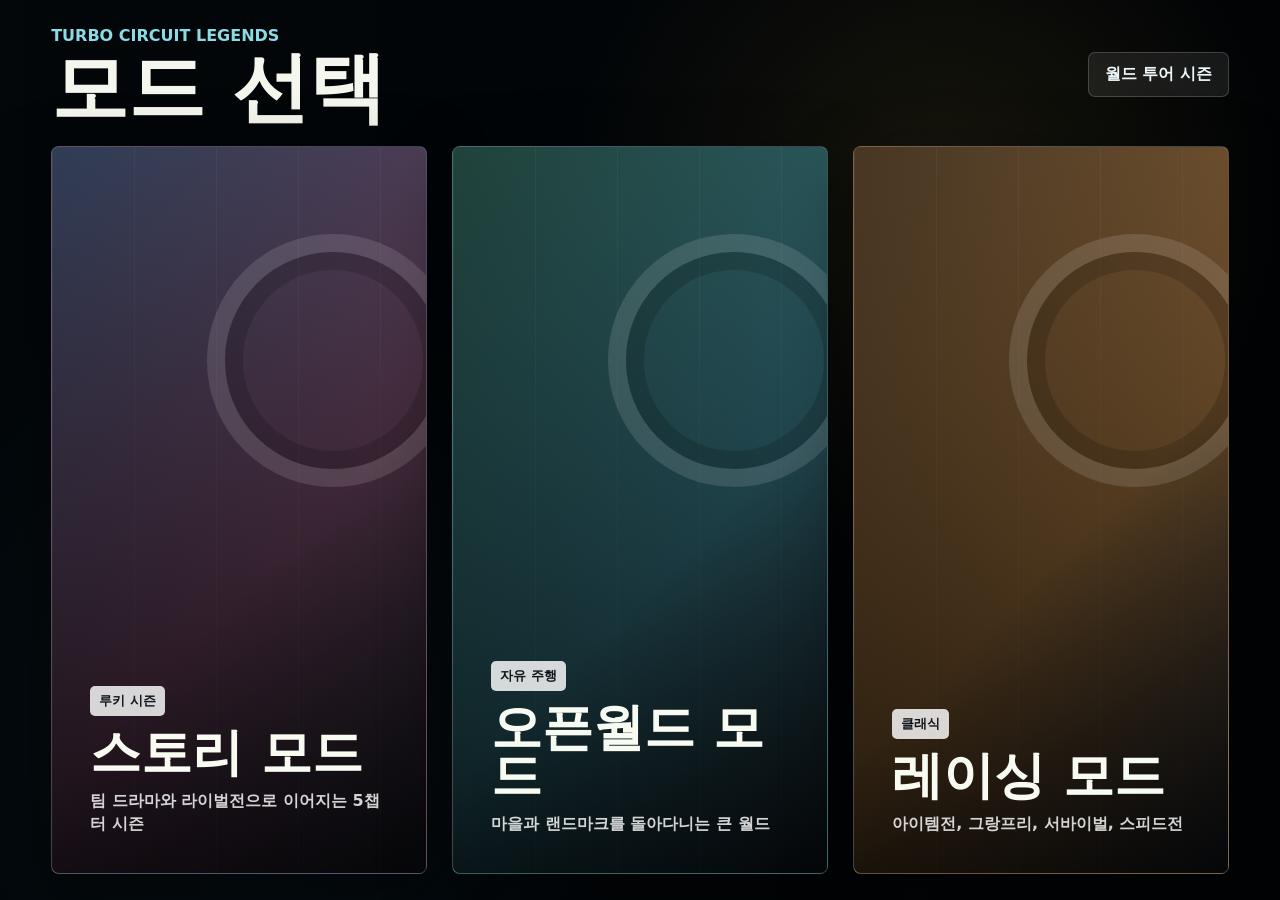
<file: index.html>
<!doctype html>
<html lang="ko">
  <head>
    <meta charset="utf-8" />
    <meta name="viewport" content="width=device-width, initial-scale=1" />
    <title>Turbo Circuit Legends</title>
    <link rel="stylesheet" href="./style.css?v=20260722f1weekend" />
  </head>
  <body>
    <canvas id="game"></canvas>

    <main id="home" class="screen home-screen active">
      <section class="home-shell">
        <header class="home-topbar">
          <div>
            <p class="eyebrow">Turbo Circuit Legends</p>
            <h1>모드 선택</h1>
          </div>
          <div class="home-status">월드 투어 시즌</div>
        </header>
        <div class="mode-cards">
          <button class="mode-card story-card" id="storyModeBtn">
            <span class="mode-tag">루키 시즌</span>
            <strong>스토리 모드</strong>
            <small>팀 드라마와 라이벌전으로 이어지는 5챕터 시즌</small>
          </button>
          <button class="mode-card open-card" id="openWorldBtn">
            <span class="mode-tag">자유 주행</span>
            <strong>오픈월드 모드</strong>
            <small>마을과 랜드마크를 돌아다니는 큰 월드</small>
          </button>
          <button class="mode-card race-card" id="racingModeBtn">
            <span class="mode-tag">클래식</span>
            <strong>레이싱 모드</strong>
            <small>아이템전, 그랑프리, 서바이벌, 스피드전</small>
          </button>
        </div>
      </section>
    </main>

    <main id="menu" class="screen">
      <section class="menu-panel">
        <p class="eyebrow">Original WebGL Kart Racer</p>
        <h1>레이싱 모드</h1>
        <div class="menu-grid">
          <button data-start="item">아이템전</button>
          <button data-start="grandprix">그랑프리</button>
          <button data-start="survival">서바이벌전</button>
          <button data-start="speed">스피드전</button>
        </div>
        <div class="selectors">
          <label>랩 <select id="lapSelect"><option>1</option><option selected>3</option><option>5</option></select></label>
          <label>난이도 <select id="difficulty"><option>Easy</option><option selected>Normal</option><option>Hard</option><option>Expert</option></select></label>
          <label>코스 <select id="trackSelect"></select></label>
        </div>
        <div class="garage">
          <label>캐릭터 <select id="characterSelect"><option>루나</option><option>카이</option><option>노바</option><option>솔</option><option>토르크</option><option>루미</option><option>셀레나</option><option>로제</option><option>요리</option></select></label>
          <label>카트 <select id="kartSelect"><option>스프린트</option><option>컴팩트</option><option>볼트</option><option>헤비</option><option>로드스터</option></select></label>
          <label>타이어 <select id="tireSelect"><option>그립</option><option>스피드</option><option>오프로드</option></select></label>
          <label>글라이더 <select id="gliderSelect"><option>윙</option><option>코멧</option><option>스텔라</option></select></label>
        </div>
        <button class="secondary-btn" id="racingHomeBtn">메인화면</button>
      </section>
    </main>

    <section id="story" class="screen">
      <section class="menu-panel story-panel">
        <p class="eyebrow">Breakline: Rookie Season</p>
        <h2>브레이크라인: 루키 시즌</h2>
        <p class="story-copy">아스터 그랑프리 아레나에서 펼쳐지는 영화식 루키 시즌. 긴 컷신, 피트월 갈등, 팀메이트 라이벌전 뒤 실제 레이스가 시작됩니다.</p>
        <div id="storyProgress" class="story-progress"></div>
        <div id="storyChapterList" class="story-chapter-list"></div>
        <div id="storyBriefing" class="story-briefing">
          <div>
            <span id="storyBriefTag" class="mode-tag">챕터</span>
            <h3 id="storyBriefTitle">테스트 데이</h3>
            <p id="storyBriefText"></p>
          </div>
          <div class="story-goals">
            <span id="storyBriefTrack">코스</span>
            <span id="storyBriefGoal">목표</span>
            <span id="storyBriefLaps">랩</span>
          </div>
        </div>
        <div class="story-actions">
          <button id="storyStartBtn">챕터 시작</button>
          <button class="secondary-btn" id="storyHomeBtn">메인화면</button>
        </div>
      </section>
    </section>

    <section id="cinematic" class="screen cinematic-screen">
      <section id="cinematicFrame" class="cinematic-frame">
        <video id="cinematicVideo" class="cinematic-video" playsinline></video>
        <div class="cinematic-set">
          <span id="cinematicKicker" class="cinematic-kicker">CUTSCENE</span>
          <h2 id="cinematicTitle">장면 제목</h2>
          <div class="cinematic-visual">
            <i></i><i></i><i></i>
          </div>
        </div>
        <div class="cinematic-dialogue">
          <strong id="cinematicSpeaker">서윤</strong>
          <p id="cinematicText">대사</p>
        </div>
        <div class="cinematic-controls">
          <span id="cinematicProgress">1 / 1</span>
          <button class="secondary-btn" id="cinematicSkipBtn">건너뛰기</button>
          <button id="cinematicNextBtn">다음</button>
        </div>
      </section>
    </section>

    <section id="hud" class="hud">
      <div class="top-left">
        <div class="chip"><span id="modeText">ITEM</span><strong id="lapText">1 / 3</strong></div>
        <div class="story-hud" id="storyHud"><strong id="storyHudTitle">스토리</strong><span id="storyHudGoal">목표</span></div>
        <div class="meter"><i id="boostMeter"></i></div>
      </div>
      <div class="top-right">
        <div class="rank" id="rankText">1st</div>
        <div class="fps" id="fpsText">60 FPS</div>
      </div>
      <canvas id="minimap" width="160" height="160"></canvas>
      <div class="speed"><b id="speedText">0</b><span>km/h</span></div>
      <div class="item-slot"><span id="itemText">-</span><i id="roulette"></i></div>
      <div id="notice" class="notice"></div>
      <div id="ink" class="ink"></div>
    </section>

    <section id="pause" class="screen pause">
      <section class="menu-panel small">
        <h2>일시정지</h2>
        <label>그래픽 <select id="quality"><option>High</option><option selected>Medium</option><option>Low</option></select></label>
        <label>FPS 제한 <select id="fpsCap"><option>60</option><option>90</option><option>120</option></select></label>
        <label>해상도 <input id="resolution" type="range" min="60" max="100" value="90" /></label>
        <label>음량 <input id="volume" type="range" min="0" max="100" value="65" /></label>
        <button id="resumeBtn">계속하기</button>
        <button id="menuBtn">메인화면</button>
      </section>
    </section>

    <section id="results" class="screen">
      <section class="menu-panel">
        <h2 id="resultTitle">결과</h2>
        <div id="resultList" class="results-list"></div>
        <p id="resultStory" class="result-story"></p>
        <div class="result-actions">
          <button id="storyNextBtn">다음 챕터</button>
          <button id="storyRetryBtn">다시 도전</button>
        </div>
        <button id="nextRaceBtn">다음 경기</button>
        <button id="backMenuBtn">메인화면</button>
      </section>
    </section>

    <script type="module" src="./game.js?v=20260722f1weekend"></script>
  </body>
</html>
</file>
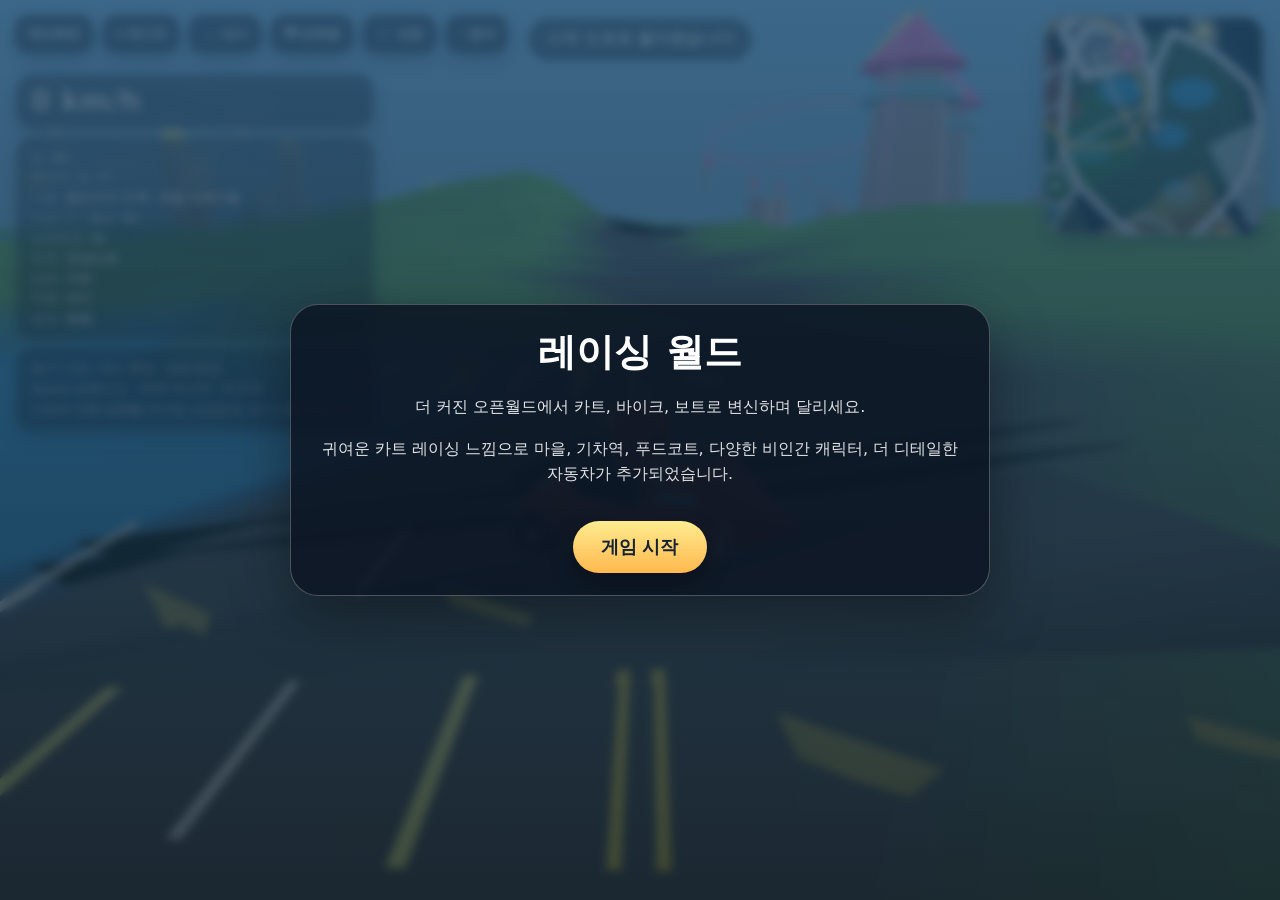
<file: racing-world.html>
<!DOCTYPE html>
<html lang="ko">
<head>
<meta charset="UTF-8" />
<meta name="viewport" content="width=device-width, initial-scale=1.0, user-scalable=no" />
<title>레이싱 월드</title>
<style>
  *{box-sizing:border-box}
  html,body{margin:0;width:100%;height:100%;overflow:hidden;background:#8ec8f0;color:#fff;font-family:system-ui,-apple-system,BlinkMacSystemFont,"Segoe UI",sans-serif}
  #game{width:100vw;height:100vh;display:block}
  #topButtons{position:fixed;left:14px;top:14px;z-index:20;display:flex;gap:8px;flex-wrap:wrap}
  .topBtn{border:1px solid rgba(255,255,255,.35);border-radius:15px;padding:10px 13px;background:rgba(12,22,35,.58);color:#fff;font-weight:900;box-shadow:0 8px 20px rgba(0,0,0,.25);cursor:pointer;backdrop-filter:blur(8px)}
  #hud{position:fixed;left:16px;top:74px;z-index:10;display:grid;gap:8px;pointer-events:none;text-shadow:0 2px 8px rgba(0,0,0,.45)}
  .panel{background:rgba(12,22,35,.48);border:1px solid rgba(255,255,255,.25);border-radius:16px;padding:10px 14px;backdrop-filter:blur(8px);box-shadow:0 8px 22px rgba(0,0,0,.22)}
  .big{font-size:28px;font-weight:900;letter-spacing:.5px}.small{font-size:13px;opacity:.92;line-height:1.55}
  #centerMsg{position:fixed;left:50%;top:18px;transform:translateX(-50%);z-index:12;background:rgba(12,22,35,.5);border:1px solid rgba(255,255,255,.25);border-radius:999px;padding:10px 18px;font-weight:900;text-shadow:0 2px 8px rgba(0,0,0,.45);pointer-events:none;backdrop-filter:blur(8px);white-space:nowrap;max-width:calc(100vw - 230px);overflow:hidden;text-overflow:ellipsis}
  #miniWrap{position:fixed;right:16px;top:16px;width:220px;height:220px;border-radius:22px;background:rgba(10,20,30,.54);border:1px solid rgba(255,255,255,.26);box-shadow:0 8px 22px rgba(0,0,0,.25);z-index:11;overflow:hidden}
  #mini{width:100%;height:100%;display:block}
  .overlay{position:fixed;inset:0;display:none;place-items:center;z-index:30;background:rgba(4,10,18,.7);backdrop-filter:blur(5px)}
  .card{width:min(920px,calc(100vw - 30px));max-height:calc(100vh - 36px);overflow:auto;border-radius:28px;padding:22px;background:rgba(12,22,35,.86);border:1px solid rgba(255,255,255,.25);box-shadow:0 18px 60px rgba(0,0,0,.38)}
  .card h2{margin:0 0 12px;font-size:28px}.card p{color:rgba(255,255,255,.88);line-height:1.6}.closeBtn,.shopBtn{margin-top:10px;border:0;border-radius:999px;padding:9px 14px;font-weight:900;background:linear-gradient(#ffec90,#ffb84e);color:#142234;cursor:pointer}.closeBtn{float:right}.grid{display:grid;grid-template-columns:repeat(auto-fit,minmax(180px,1fr));gap:12px}.shopItem{border:1px solid rgba(255,255,255,.18);border-radius:18px;padding:12px;background:rgba(255,255,255,.08);overflow:hidden}.shopItem b{display:block;font-size:17px;margin-bottom:4px}.shopIcon{height:64px;border-radius:16px;margin-bottom:9px;display:grid;place-items:center;font-size:30px;background:linear-gradient(135deg,rgba(112,214,255,.25),rgba(255,216,92,.22));border:1px solid rgba(255,255,255,.22);box-shadow:inset 0 0 18px rgba(255,255,255,.08);position:relative;overflow:hidden}.shopIcon.skin{font-size:0}.skinDot{width:34px;height:34px;border-radius:50%;border:3px solid rgba(255,255,255,.8);box-shadow:0 5px 14px rgba(0,0,0,.28)}
  .shopArt{width:86px;height:44px;position:relative;filter:drop-shadow(0 7px 7px rgba(0,0,0,.32))}.shopArt span{position:absolute;display:block}.shopArt .body{left:16px;right:16px;bottom:12px;height:17px;border-radius:10px 14px 7px 7px;background:linear-gradient(135deg,#ff675f,#d82f45)}.shopArt .top{left:30px;top:7px;width:25px;height:16px;border-radius:8px 8px 4px 4px;background:#9be8ff}.shopArt .wheel{bottom:4px;width:14px;height:14px;border-radius:50%;background:#17202b;border:3px solid #cfd5da}.shopArt .w1{left:18px}.shopArt .w2{right:18px}.shopArt.bike .body{left:24px;right:24px;height:8px;bottom:18px;background:#408cff}.shopArt.bike .top{left:38px;top:6px;width:12px;height:25px;background:#ffd75e}.shopArt.sport .body{background:linear-gradient(135deg,#ff3b30,#ffb84e);height:14px}.shopArt.engine .body{left:27px;right:27px;bottom:12px;height:25px;border-radius:8px;background:#b9c2cb}.shopArt.engine .top{left:18px;top:21px;width:52px;height:7px;background:#ffb84e}.shopArt.tire .body,.shopArt.shield .body,.shopArt.magnet .body,.shopArt.wallet .body{display:none}.shopArt.tire:before{content:"";position:absolute;left:26px;top:4px;width:34px;height:34px;border-radius:50%;border:9px solid #171b22;box-shadow:inset 0 0 0 5px #cfd5da}.shopArt.shield:before{content:"";position:absolute;left:30px;top:3px;width:28px;height:36px;background:linear-gradient(#78d7ff,#408cff);clip-path:polygon(50% 0,88% 14%,78% 78%,50% 100%,22% 78%,12% 14%)}.shopArt.magnet:before{content:"";position:absolute;left:23px;top:5px;width:38px;height:32px;border:9px solid #ff5148;border-top:0;border-radius:0 0 20px 20px}.shopArt.wallet:before{content:"G";position:absolute;left:25px;top:4px;width:38px;height:34px;border-radius:8px;background:#ffd75e;color:#142234;font-weight:1000;display:grid;place-items:center}.shopArt.boat .body{left:13px;right:13px;bottom:9px;height:18px;border-radius:5px 5px 18px 18px;background:#ffe7a8}.shopArt.boat .top{left:34px;top:9px;background:#78d7ff}
  .shopArt.engine .wheel,.shopArt.boat .wheel{display:none}
  .shopArt.tire .top,.shopArt.tire .wheel,.shopArt.shield .top,.shopArt.shield .wheel,.shopArt.magnet .top,.shopArt.magnet .wheel,.shopArt.wallet .top,.shopArt.wallet .wheel{display:none}
  .shopIcon:before{content:"";position:absolute;inset:8px 10px auto 10px;height:20px;border-radius:50%;background:linear-gradient(rgba(255,255,255,.34),rgba(255,255,255,0));transform:skewX(-18deg)}.shopIcon:after{content:"";position:absolute;left:24%;right:24%;bottom:8px;height:9px;border-radius:50%;background:rgba(0,0,0,.25);filter:blur(4px)}.shopArt{transform:perspective(90px) rotateX(8deg) rotateY(-10deg)}.shopArt .body{box-shadow:inset 0 5px 0 rgba(255,255,255,.28),inset 0 -5px 0 rgba(0,0,0,.22),0 5px 0 rgba(0,0,0,.18)}.shopArt .top{box-shadow:inset 0 4px 0 rgba(255,255,255,.55),0 3px 0 rgba(0,0,0,.12)}.shopArt .wheel{box-shadow:inset 0 0 0 2px #2b3440,0 2px 0 rgba(0,0,0,.35)}.shopArt .body:before{content:"";position:absolute;left:5px;right:5px;top:3px;height:3px;border-radius:999px;background:rgba(255,255,255,.45)}.shopArt .body:after{content:"";position:absolute;right:4px;top:6px;width:8px;height:4px;border-radius:5px;background:#fff3a8;box-shadow:-48px 0 0 #fff3a8}.shopArt.engine:before{content:"";position:absolute;left:20px;top:7px;width:45px;height:30px;border-radius:8px;background:linear-gradient(135deg,#d8dde3,#737f8c);box-shadow:inset 0 5px 0 rgba(255,255,255,.35),0 7px 0 rgba(0,0,0,.18)}.shopArt.engine:after{content:"";position:absolute;left:14px;top:18px;width:58px;height:8px;border-radius:999px;background:linear-gradient(90deg,#ffb84e,#ff7043)}.shopArt.boat .body{box-shadow:inset 0 6px 0 rgba(255,255,255,.4),inset 0 -7px 0 rgba(160,96,40,.22),0 6px 0 rgba(0,0,0,.2)}.shopArt.boat:before{content:"";position:absolute;left:17px;bottom:5px;width:52px;height:8px;border-radius:0 0 24px 24px;background:#c28b47}.shopIcon.skin{background:linear-gradient(135deg,rgba(255,236,144,.24),rgba(112,214,255,.2))}.skinPreview{width:58px;height:48px;position:relative;filter:drop-shadow(0 8px 7px rgba(0,0,0,.3))}.skinPreview .skinBody{position:absolute;left:15px;right:15px;bottom:2px;height:24px;border-radius:12px 12px 8px 8px;background:var(--skin,#408cff);box-shadow:inset 0 5px 0 rgba(255,255,255,.25)}.skinPreview .skinHead{position:absolute;left:18px;top:0;width:22px;height:22px;border-radius:50%;background:var(--skin,#408cff);border:3px solid rgba(255,255,255,.75)}.skinPreview .skinGlass{position:absolute;left:22px;top:7px;width:18px;height:7px;border-radius:7px;background:#9be8ff;box-shadow:inset 0 2px 0 rgba(255,255,255,.7)}
  #startOverlay{display:grid;background:linear-gradient(180deg,rgba(34,72,103,.76),rgba(9,25,36,.78))}.startCard{text-align:center;width:min(700px,calc(100vw - 32px))}.startCard h1{font-size:38px;margin:0 0 12px}#startBtn{margin-top:18px;border:0;border-radius:999px;padding:14px 28px;font-size:18px;font-weight:900;color:#142234;background:linear-gradient(#ffec90,#ffb84e);box-shadow:0 10px 24px rgba(0,0,0,.32);cursor:pointer}
  #touchControls{position:fixed;left:0;bottom:0;width:100%;padding:12px;display:none;justify-content:space-between;align-items:flex-end;z-index:15;pointer-events:none}.touchGroup{display:grid;grid-template-columns:repeat(2,64px);gap:10px;pointer-events:auto}.touchGroup.single{grid-template-columns:78px}.touchBtn{width:64px;height:64px;border-radius:22px;border:2px solid rgba(255,255,255,.35);background:rgba(12,22,35,.52);color:white;font-size:24px;font-weight:900;box-shadow:0 8px 20px rgba(0,0,0,.25);backdrop-filter:blur(8px);user-select:none;display:grid;place-items:center}.touchGroup.single .touchBtn{width:78px;height:78px;border-radius:28px}
  #failFlash{position:fixed;inset:0;z-index:29;pointer-events:none;background:radial-gradient(circle at 50% 42%,rgba(255,255,230,.95),rgba(255,229,92,.32) 34%,rgba(255,255,255,0) 70%);opacity:0;transition:opacity .16s ease}
  @media(max-width:760px),(pointer:coarse){#touchControls{display:flex}#miniWrap{width:142px;height:142px}.big{font-size:22px}#centerMsg{top:94px;max-width:calc(100vw - 34px);font-size:12px}#hud{top:134px}.small.hideMobile{display:none}.topBtn{padding:9px 10px;font-size:12px}.grid{grid-template-columns:repeat(auto-fit,minmax(138px,1fr))}.shopIcon{height:52px;font-size:24px}.shopArt{transform:scale(.82)}}
</style>
</head>
<body>
<canvas id="game" tabindex="0"></canvas>
<div id="topButtons"><button class="topBtn" id="worldHomeBtn">메인화면</button><button class="topBtn" id="restartBtn" title="차량 위치와 속도만 초기화">↻ 재시작</button><button class="topBtn" id="fishBtn" title="보트 상태에서 저속일 때 낚시">🎣 낚시</button><button class="topBtn" id="mapBtn">🗺 전체맵</button><button class="topBtn" id="shopBtn">🛒 상점</button><button class="topBtn" id="musicBtn">♪ 음악</button></div>
<div id="hud"><div class="panel big"><span id="speed">0</span> km/h</div><div class="panel small">돈: <b id="money">0</b>G<br>목적지: <b id="cp">0</b> / 9<br>다음: <b id="missionDest">랜드마크</b><br>시간: <b id="missionTime">--</b> · 콤보: <b id="missionCombo">0</b>x<br>안전운전: <b id="safeDrive">0</b>x<br>지역: <b id="zone">초원</b><br>상태: <b id="mode">카트</b><br>주행: <b id="runState">대기</b><br>날씨: <b id="weather">맑음</b></div><div class="panel small hideMobile">W/↑ 가속 · S/↓ 후진 · A/D 회전<br>Space 브레이크 · Shift 부스터 · R 리셋<br>신호와 진행 방향을 지키면 안전운전 보너스를 받습니다.</div></div>
<div id="centerMsg">자유롭게 달리며 숨겨진 체크포인트를 찾으세요</div>
<div id="failFlash"></div>
<div id="miniWrap"><canvas id="mini"></canvas></div>
<div id="touchControls"><div class="touchGroup"><div class="touchBtn" data-key="left">◀</div><div class="touchBtn" data-key="right">▶</div></div><div class="touchGroup single"><div class="touchBtn" data-key="boost">⚡</div><div class="touchBtn" data-key="brake">●</div></div><div class="touchGroup"><div class="touchBtn" data-key="forward">▲</div><div class="touchBtn" data-key="back">▼</div></div></div>
<div id="startOverlay" class="overlay"><div class="card startCard"><h1>레이싱 월드</h1><p>더 커진 오픈월드에서 카트, 바이크, 보트로 변신하며 달리세요.</p><p>귀여운 카트 레이싱 느낌으로 마을, 기차역, 푸드코트, 다양한 비인간 캐릭터, 더 디테일한 자동차가 추가되었습니다.</p><button id="startBtn">게임 시작</button></div></div>
<div id="mapOverlay" class="overlay"><div class="card"><button class="closeBtn" data-close="mapOverlay">닫기</button><h2>전체맵</h2><canvas id="fullMap" style="width:100%;height:560px;border-radius:18px;background:#14202b"></canvas><p>흰색은 도로, 주황색은 철도, 파란색은 물, 색상 블록은 지역 구분입니다. 체크포인트 위치와 일반 자동차 위치는 표시하지 않습니다.</p></div></div>
<div id="shopOverlay" class="overlay"><div class="card"><button class="closeBtn" data-close="shopOverlay">닫기</button><h2>상점</h2><p>체크포인트를 통과해 모은 돈으로 탑승물과 주인공 스킨을 살 수 있습니다.</p><div class="grid" id="shopGrid"></div></div></div>
<script type="module">
import * as THREE from './assets/vendor/three.module.js';
const WORLD_SCALE=1.8,BASE_WORLD=3800,LANDMARK_SCALE=1.45,MEGA_LANDMARK_SCALE=2.35;
const ws=n=>n*WORLD_SCALE;
const scRect=r=>({x1:ws(r.x1),x2:ws(r.x2),z1:ws(r.z1),z2:ws(r.z2),name:r.name});
const scLake=l=>({x:ws(l.x),z:ws(l.z),rx:ws(l.rx),rz:ws(l.rz)});
const canvas=document.getElementById('game');
const renderer=new THREE.WebGLRenderer({canvas,antialias:true,powerPreference:'high-performance'});renderer.setPixelRatio(Math.min(devicePixelRatio,1.35));renderer.shadowMap.enabled=true;renderer.shadowMap.type=THREE.PCFSoftShadowMap;
const scene=new THREE.Scene();scene.background=new THREE.Color(0x8ec8f0);scene.fog=new THREE.Fog(0x8ec8f0,ws(320),ws(1650));
const camera=new THREE.PerspectiveCamera(62,innerWidth/innerHeight,.1,ws(3000));scene.add(new THREE.HemisphereLight(0xffffff,0x587557,2.55));
const sun=new THREE.DirectionalLight(0xfff2cf,2.25);sun.position.set(ws(210),310,ws(140));sun.castShadow=true;sun.shadow.camera.left=-ws(520);sun.shadow.camera.right=ws(520);sun.shadow.camera.top=ws(520);sun.shadow.camera.bottom=-ws(520);sun.shadow.mapSize.set(1536,1536);scene.add(sun);
const clock=new THREE.Clock(),WORLD=BASE_WORLD*WORLD_SCALE,WATER_LEVEL=-10,ROAD_W=ws(46),RAIL_W=ws(20),DRIVE_LIMIT=WORLD*.48,EDGE_SOFT=ws(180);
const keys={forward:false,back:false,left:false,right:false,brake:false,boost:false};
const hud={speed:byId('speed'),money:byId('money'),cp:byId('cp'),zone:byId('zone'),mode:byId('mode'),runState:byId('runState'),weather:byId('weather'),missionDest:byId('missionDest'),missionTime:byId('missionTime'),missionCombo:byId('missionCombo'),safeDrive:byId('safeDrive'),center:byId('centerMsg')};
const mini=byId('mini'),miniCtx=mini.getContext('2d'),fullMap=byId('fullMap'),fullCtx=fullMap.getContext('2d');
let started=false,messageTimer=0,minimapTimer=0,weatherTimer=0,currentWeather='맑음',currentMusicZone='',musicOn=false,spawnGraceTimer=0,inputFlashTimer=0,lastInputLabel='없음',buildErrorTimer=0,safeDriveTime=0,safeDriveCombo=0,roadRuleCooldown=0;
const playerSignalInside=new Set();
function byId(id){return document.getElementById(id)}function rand(seed){const x=Math.sin(seed*999.13)*43758.5453;return x-Math.floor(x)}function v(x,z){return new THREE.Vector3(ws(x),0,ws(z))}function showMsg(t,s=2){hud.center.textContent=t;messageTimer=s}
const regions={city:scRect({x1:700,x2:1380,z1:-360,z2:420,name:'도시'}),village:scRect({x1:-1380,x2:-690,z1:240,z2:940,name:'마을'}),forest:scRect({x1:-260,x2:560,z1:280,z2:1180,name:'숲'}),snow:scRect({x1:-1350,x2:-420,z1:-1320,z2:-420,name:'눈 지역'}),volcano:scRect({x1:420,x2:1220,z1:540,z2:1320,name:'화산 지역'}),desert:scRect({x1:-1340,x2:-620,z1:-260,z2:260,name:'사막'}),swamp:scRect({x1:-640,x2:40,z1:1020,z2:1540,name:'늪 지역'}),jungle:scRect({x1:650,x2:1420,z1:980,z2:1640,name:'정글'})};
const lakes=[{x:-150,z:-120,rx:190,rz:130},{x:120,z:-520,rx:240,rz:150},{x:-710,z:40,rx:175,rz:130},{x:470,z:120,rx:220,rz:150},{x:70,z:640,rx:210,rz:140},{x:980,z:760,rx:170,rz:110},{x:-260,z:1320,rx:180,rz:110}].map(scLake);
const BEACH_START=WORLD*.38,SEA_START=WORLD*.405,LAKE_EDGE=1.035;
function inRect(x,z,r){return x>=r.x1&&x<=r.x2&&z>=r.z1&&z<=r.z2}
function waterDetail(x,z){for(const l of lakes){const n=((x-l.x)**2)/(l.rx**2)+((z-l.z)**2)/(l.rz**2);if(n<LAKE_EDGE)return{water:true,type:'lake',edge:n}}const r=Math.hypot(x,z);if(r>SEA_START)return{water:true,type:'sea',edge:r/SEA_START};return{water:false,type:'land',edge:0}}
function isWater(x,z){return waterDetail(x,z).water}
const mainCurve=new THREE.CatmullRomCurve3([v(0,-30),v(280,-170),v(640,-250),v(1020,-130),v(1180,120),v(980,420),v(640,650),v(220,890),v(-190,900),v(-620,760),v(-1080,520),v(-1160,130),v(-1030,-260),v(-850,-620),v(-500,-980),v(-80,-1080),v(360,-910),v(760,-620),v(480,-280),v(0,-30)],true,'catmullrom',.08);
const cityCurve=new THREE.CatmullRomCurve3([v(720,-300),v(1280,-300),v(1340,0),v(1280,350),v(760,350),v(660,0),v(720,-300)],true,'catmullrom',.08);
const villageCurve=new THREE.CatmullRomCurve3([v(-1320,320),v(-930,310),v(-740,500),v(-820,860),v(-1240,870),v(-1360,590),v(-1320,320)],true,'catmullrom',.08);
const crossCurve1=new THREE.CatmullRomCurve3([v(220,890),v(220,540),v(220,180),v(220,-120)],false,'catmullrom',.08),crossCurve2=new THREE.CatmullRomCurve3([v(-120,180),v(220,180),v(580,180),v(920,180)],false,'catmullrom',.08);
const trainCurve=new THREE.CatmullRomCurve3([v(280,-90),v(700,-150),v(1180,-60),v(1400,330),v(1160,780),v(720,980),v(180,800),v(-40,300),v(120,20),v(280,-90)],true,'catmullrom',.08);
const mainPts=mainCurve.getPoints(250),cityPts=cityCurve.getPoints(110),villagePts=villageCurve.getPoints(100),crossPts1=crossCurve1.getPoints(60),crossPts2=crossCurve2.getPoints(60),trainPts=trainCurve.getPoints(160);
function ovalPts(cx,cz,rx,rz,n=72){const pts=[];for(let i=0;i<=n;i++){const a=i/n*Math.PI*2;pts.push(v(cx+Math.cos(a)*rx,cz+Math.sin(a)*rz))}return pts}
function pathPts(list){return list.map(p=>v(p[0],p[1]))}
function megaRoad(cx,cz,rx,rz,entry){return[ovalPts(cx,cz,rx,rz,96),pathPts([[cx-rx,cz],[cx+rx,cz]]),pathPts([[cx,cz-rz],[cx,cz+rz]]),pathPts(entry)]}
const megaLandmarkRoadPolys=[
 ...megaRoad(760,-120,178,126,[[640,-170],[705,-150],[760,-120],[845,-118],[930,-95]]),
 ...megaRoad(-1080,610,166,120,[[-1160,590],[-1120,610],[-1080,610],[-1000,610],[-930,600]]),
 ...megaRoad(-90,1120,205,145,[[220,890],[120,980],[-20,1060],[-90,1120],[-180,1160]]),
 ...megaRoad(-1220,-1180,160,116,[[-850,-620],[-1010,-820],[-1140,-1040],[-1220,-1180]]),
 ...megaRoad(600,1220,170,120,[[640,650],[620,840],[610,1040],[600,1220]]),
 ...megaRoad(-1260,-160,176,126,[[-1030,-260],[-1130,-230],[-1220,-190],[-1260,-160]]),
 ...megaRoad(-520,1450,165,118,[[-190,900],[-300,1080],[-430,1280],[-520,1450]]),
 ...megaRoad(780,1520,180,126,[[980,420],[920,720],[840,1100],[780,1520]]),
 ...megaRoad(620,-900,146,104,[[360,-910],[480,-905],[620,-900],[760,-900]])
];
const landmarkRoadPolys=megaLandmarkRoadPolys;
const startPts=pathPts([[-60,-86],[0,-30],[95,-80],[190,-115]]);
const roadPolys=[mainPts,cityPts,villagePts,crossPts1,crossPts2,startPts,...landmarkRoadPolys];
const roadNetwork=[],lanes=[],laneById=new Map(),roadById=new Map(),intersections=[];
function addRoadSegment(id,curve,points,roadClass,laneCount,speedLimit,closed=true){const laneWidth=roadClass==='arterial'?ws(7.6):ws(7),shoulder=roadClass==='arterial'?ws(3.2):ws(2.4),width=laneCount*laneWidth+shoulder*2,segment={id,curve,points,roadClass,laneCount,laneWidth,width,halfWidth:width*.5,speedLimit,startNode:`${id}:start`,endNode:`${id}:end`,closed,laneIds:[]};roadNetwork.push(segment);roadById.set(id,segment);const perDirection=Math.max(1,laneCount/2);for(const direction of[1,-1])for(let index=0;index<perDirection;index++){const offset=direction*(index+.5)*laneWidth,lane={id:`${id}:${direction>0?'f':'r'}${index+1}`,roadId:id,direction,index,curve,nextLaneIds:[],turnType:'straight',offset,speedLimit};lanes.push(lane);laneById.set(lane.id,lane);segment.laneIds.push(lane.id)}return segment}
addRoadSegment('main',mainCurve,mainPts,'arterial',4,90,true);
addRoadSegment('city',cityCurve,cityPts,'arterial',4,60,true);
addRoadSegment('village',villageCurve,villagePts,'local',2,45,true);
addRoadSegment('cross-ns',crossCurve1,crossPts1,'local',2,50,false);
addRoadSegment('cross-ew',crossCurve2,crossPts2,'local',2,50,false);
addRoadSegment('start',new THREE.CatmullRomCurve3(startPts,false,'catmullrom',.08),startPts,'local',2,40,false);
landmarkRoadPolys.forEach((points,i)=>addRoadSegment(`landmark-${i}`,new THREE.CatmullRomCurve3(points,points.length>24,'catmullrom',.08),points,'local',2,35,points.length>24));
const START_HEADING=Math.atan2(mainPts[1].x-mainPts[0].x,mainPts[1].z-mainPts[0].z);
function polyDetail(pts,x,z){let best={dist:Infinity,along:0,seg:0,signedOffset:0,px:0,pz:0,tx:0,tz:1};let acc=0;for(let i=0;i<pts.length-1;i++){const a=pts[i],b=pts[i+1],vx=b.x-a.x,vz=b.z-a.z,wx=x-a.x,wz=z-a.z,len=Math.hypot(vx,vz),len2=len*len||1,t=Math.max(0,Math.min(1,(wx*vx+wz*vz)/len2)),px=a.x+vx*t,pz=a.z+vz*t,ox=x-px,oz=z-pz,dist=Math.hypot(ox,oz),tx=vx/(len||1),tz=vz/(len||1),signedOffset=ox*tz-oz*tx;if(dist<best.dist)best={dist,along:acc+len*t,seg:i,signedOffset,px,pz,tx,tz};acc+=len}return best}
function distPoly(pts,x,z){return polyDetail(pts,x,z).dist}
function roadDetail(x,z){let best={dist:Infinity,along:0,seg:0,roadId:null,laneId:null,laneOffset:0,onIntersection:false,halfWidth:ROAD_W*.52,tx:0,tz:1};for(const road of roadNetwork){const d=polyDetail(road.points,x,z);if(d.dist<best.dist){let nearestLane=null,laneGap=Infinity;for(const laneId of road.laneIds){const lane=laneById.get(laneId),gap=Math.abs(d.signedOffset-lane.offset);if(gap<laneGap){laneGap=gap;nearestLane=lane}}best={...d,roadId:road.id,laneId:nearestLane?.id||null,laneOffset:d.signedOffset,onIntersection:false,halfWidth:road.halfWidth,roadClass:road.roadClass,speedLimit:road.speedLimit}}}for(const node of intersections)if(Math.hypot(x-node.x,z-node.z)<node.radius){best.onIntersection=true;best.intersectionId=node.id;break}return best}
function distRoad(x,z){return roadDetail(x,z).dist}function distRail(x,z){return distPoly(trainPts,x,z)}
function regionName(x,z){for(const k in regions)if(inRect(x,z,regions[k]))return regions[k].name;return''}
function driveWaterDetailWithRoad(x,z,roadDist,roadHalfWidth=ROAD_W*.52){const w=waterDetail(x,z);if(!w.water)return w;if(roadDist<roadHalfWidth)return{water:false,type:'road',edge:w.edge};if(w.type==='sea'&&regionName(x,z))return{water:false,type:'region',edge:w.edge};return w}
function driveWaterDetail(x,z){const rd=roadDetail(x,z);return driveWaterDetailWithRoad(x,z,rd.dist,rd.halfWidth)}
function isDriveWater(x,z){return driveWaterDetail(x,z).water}
function inTunnelZone(x,z){const a=Math.hypot(x-ws(340),z+ws(280))<ws(125),b=Math.hypot(x+ws(500),z+ws(840))<ws(145),c=Math.hypot(x-ws(120),z+ws(510))<ws(130);return a||b||c}
function biomeFromSample(x,z,roadDist,water,roadHalfWidth=ROAD_W*.52){if(roadDist<roadHalfWidth)return'포장도로';if(water.water)return'물길';const region=regionName(x,z);if(region)return region;const r=Math.hypot(x,z);if(r>BEACH_START)return'해변';return'초원'}
function getBiome(x,z){const rd=roadDetail(x,z);return biomeFromSample(x,z,rd.dist,driveWaterDetailWithRoad(x,z,rd.dist,rd.halfWidth),rd.halfWidth)}
function terrainBaseWithDistances(x,z,roadDist,railDist){const sx=x/WORLD_SCALE,sz=z/WORLD_SCALE;let y=Math.sin(sx*.009)*10+Math.cos(sz*.0105)*8+Math.sin((sx+sz)*.017)*7+Math.sin(sx*.052+Math.cos(sz*.03))*1.8;const r=Math.hypot(x,z);if(r>WORLD*.40)y-=Math.pow((r-WORLD*.40)*.013,2)*24;if(inRect(x,z,regions.snow))y+=26+Math.sin(sx*.02)*8+Math.cos(sz*.017)*7;if(inRect(x,z,regions.forest))y+=10+Math.sin((sx-sz)*.017)*5;if(inRect(x,z,regions.desert))y+=Math.sin(sx*.03)*2+Math.cos(sz*.02)*2;if(inRect(x,z,regions.swamp))y-=6+Math.sin(sx*.015)*2;if(inRect(x,z,regions.jungle))y+=12+Math.sin((sx+sz)*.016)*5;
 const hills=[{x:ws(340),z:ws(-280),r:ws(190),h:72},{x:ws(-500),z:ws(-840),r:ws(220),h:92},{x:ws(540),z:ws(160),r:ws(145),h:34}];for(const h of hills){const d=Math.hypot(x-h.x,z-h.z);if(d<h.r)y+=(1-d/h.r)*h.h}if(inRect(x,z,regions.volcano)){const cx=ws(760),cz=ws(900),d=Math.hypot(x-cx,z-cz),R=ws(280);if(d<R){const t=1-d/R;y+=t*150;if(d<ws(90))y-=(1-d/ws(90))*65}}
 const dr=roadDist;if(dr<ROAD_W){const f=1-dr/ROAD_W;y=y*(1-f*.94)+1.8*f}const rail=railDist;if(rail<RAIL_W){const f=1-rail/RAIL_W;y=y*(1-f*.82)+2.2*f}return y}
function terrainBase(x,z){return terrainBaseWithDistances(x,z,distRoad(x,z),distRail(x,z))}
function terrainHeight(x,z){return isDriveWater(x,z)?WATER_LEVEL:terrainBase(x,z)}
function getDriveSurfaceHeight(x,z){return terrainHeight(x,z)}
function colorForBiome(b){const wet=(currentWeather==='비'&&(b==='초원'||b==='숲'||b==='마을'||b==='정글'));if(b==='포장도로')return new THREE.Color(0x4f535a);if(b==='철도')return new THREE.Color(0x5b544d);const map={'물길':0x2d90d4,'도시':0xb9c2cb,'마을':wet?0x5f8e49:0xd4be78,'숲':wet?0x1e6c36:0x328847,'눈 지역':0xeaf7ff,'화산 지역':0x765041,'사막':0xd6a960,'늪 지역':0x5f7656,'정글':wet?0x1c6530:0x2f7a34,'해변':0xe3c66d,'초원':wet?0x3f8744:0x63ad54};return new THREE.Color(map[b]||map.초원)}
function biomeColor(x,z){return colorForBiome(getBiome(x,z))}
function sampleTerrainPoint(x,z){const rd=roadDetail(x,z),roadDist=rd.dist,railDist=distRail(x,z),water=driveWaterDetailWithRoad(x,z,roadDist,rd.halfWidth),baseBiome=biomeFromSample(x,z,roadDist,water,rd.halfWidth),track=railDist<RAIL_W*.72&&roadDist>rd.halfWidth*.92&&!water.water,biome=track?'철도':baseBiome;return{height:water.water?WATER_LEVEL:terrainBaseWithDistances(x,z,roadDist,railDist),color:colorForBiome(biome),biome,roadDist,railDist,water,track}}
const wetOverlayMat=new THREE.MeshStandardMaterial({color:0x1f6e45,transparent:true,opacity:0,flatShading:true,roughness:.2,metalness:.05});
const waterMeshes=[],wetPatches=[];
function createTerrain(){const seg=180,geo=new THREE.PlaneGeometry(WORLD,WORLD,seg,seg);geo.rotateX(-Math.PI/2);const pos=geo.attributes.position,colors=[];for(let i=0;i<pos.count;i++){const x=pos.getX(i),z=pos.getZ(i),sample=sampleTerrainPoint(x,z);pos.setY(i,sample.height);const c=sample.color,j=.92+rand(i*7.1)*.16;colors.push(c.r*j,c.g*j,c.b*j)}geo.setAttribute('color',new THREE.Float32BufferAttribute(colors,3));geo.computeVertexNormals();const mesh=new THREE.Mesh(geo,new THREE.MeshStandardMaterial({vertexColors:true,flatShading:true,roughness:1}));mesh.receiveShadow=true;scene.add(mesh);
 const seaGeo=new THREE.CircleGeometry(WORLD*.75,64);seaGeo.rotateX(-Math.PI/2);const sea=new THREE.Mesh(seaGeo,new THREE.MeshStandardMaterial({color:0x2f8dd0,roughness:.35,metalness:.08,flatShading:true,transparent:true,opacity:.92}));sea.position.y=WATER_LEVEL-2;scene.add(sea);
 for(const l of lakes){const baseR=Math.max(l.rx,l.rz),g=new THREE.CircleGeometry(baseR,36);g.rotateX(-Math.PI/2);const m=new THREE.Mesh(g,new THREE.MeshStandardMaterial({color:0x43a6e8,emissive:0x0b4468,emissiveIntensity:.18,transparent:true,opacity:.78,flatShading:true,roughness:.28}));m.scale.set(l.rx/baseR,1,l.rz/baseR);m.position.set(l.x,WATER_LEVEL+.18,l.z);scene.add(m);waterMeshes.push(m)}
 for(let i=0;i<18;i++){const x=rand(i+700)*2100-1050,z=rand(i+800)*2100-1050;if(isDriveWater(x,z)||distRoad(x,z)<40)continue;const b=getBiome(x,z);if(!['초원','숲','마을','정글'].includes(b))continue;const p=new THREE.Mesh(new THREE.CircleGeometry(45+rand(i)*55,7),wetOverlayMat);p.rotation.x=-Math.PI/2;p.position.set(x,terrainHeight(x,z)+.08,z);scene.add(p);wetPatches.push(p)}}
function roadSegments(){/* Road ribbons are generated once from roadNetwork in addRoadLaneMarks(). */}
function roadRibbon(road){const verts=[],idx=[];for(let i=0;i<road.points.length;i++){const p=road.points[i],a=road.points[Math.max(0,i-1)],b=road.points[Math.min(road.points.length-1,i+1)],dx=b.x-a.x,dz=b.z-a.z,len=Math.hypot(dx,dz)||1,nx=dz/len,nz=-dx/len;for(const side of[-1,1]){const x=p.x+nx*side*road.halfWidth,z=p.z+nz*side*road.halfWidth;verts.push(x,getDriveSurfaceHeight(x,z)+.16,z)}if(i<road.points.length-1){const k=i*2;idx.push(k,k+1,k+2,k+1,k+3,k+2)}}const geo=new THREE.BufferGeometry();geo.setAttribute('position',new THREE.Float32BufferAttribute(verts,3));geo.setIndex(idx);geo.computeVertexNormals();const mesh=new THREE.Mesh(geo,new THREE.MeshStandardMaterial({color:road.roadClass==='arterial'?0x444a52:0x50555c,roughness:.92,metalness:.02,polygonOffset:true,polygonOffsetFactor:-1}));mesh.receiveShadow=true;scene.add(mesh);road.mesh=mesh}
function trainTrack(pts){const railMat=new THREE.MeshStandardMaterial({color:0xb8c1c9,metalness:.18,roughness:.5,flatShading:true}),woodMat=new THREE.MeshStandardMaterial({color:0x755335,flatShading:true});for(let i=0;i<pts.length-1;i++){const a=pts[i],b=pts[i+1],dx=b.x-a.x,dz=b.z-a.z,len=Math.hypot(dx,dz),ang=Math.atan2(dx,dz),mx=(a.x+b.x)/2,mz=(a.z+b.z)/2,my=terrainHeight(mx,mz)+.22;for(const side of[-1,1]){const nx=Math.cos(ang)*side*2.45,nz=-Math.sin(ang)*side*2.45,rail=new THREE.Mesh(new THREE.BoxGeometry(.42,.18,len+1.5),railMat);rail.position.set(mx+nx,my+.1,mz+nz);rail.rotation.y=ang;scene.add(rail)}if(i%2===0){const sl=new THREE.Mesh(new THREE.BoxGeometry(7.4,.18,1.05),woodMat);sl.position.set(mx,my-.02,mz);sl.rotation.y=ang;scene.add(sl)}}}
function roadArrow(x,z,ang,offset,direction,matr){const g=new THREE.Group(),y=getDriveSurfaceHeight(x,z)+.3;g.position.set(x+Math.cos(ang)*offset,y,z-Math.sin(ang)*offset);g.rotation.y=ang+(direction<0?Math.PI:0);const shaft=new THREE.Mesh(new THREE.BoxGeometry(.55,.08,ws(6)),matr),head=new THREE.Mesh(new THREE.ConeGeometry(ws(1.7),.1,3),matr);shaft.position.z=-ws(1.5);head.position.z=ws(2.5);head.rotation.x=Math.PI/2;head.rotation.z=Math.PI/6;g.add(shaft,head);scene.add(g)}
function roadLaneMarks(road){const yellow=mat(0xffd75e),white=mat(0xf5f7fa),arrowMat=mat(0xffec90),pts=road.points,step=road.roadClass==='arterial'?6:8;for(let i=2;i<pts.length-2;i+=step){const a=pts[i-1],b=pts[i+1],p=pts[i],dx=b.x-a.x,dz=b.z-a.z,len=Math.hypot(dx,dz),ang=Math.atan2(dx,dz),y=getDriveSurfaceHeight(p.x,p.z)+.3;if(len<1)continue;for(const centerOff of[-.7,.7]){const line=new THREE.Mesh(new THREE.BoxGeometry(.42,.07,ws(9)),yellow);line.position.set(p.x+Math.cos(ang)*centerOff,y,p.z-Math.sin(ang)*centerOff);line.rotation.y=ang;scene.add(line)}for(const side of[-1,1]){const edgeOff=side*road.halfWidth*.91,edge=new THREE.Mesh(new THREE.BoxGeometry(.5,.07,ws(9)),white);edge.position.set(p.x+Math.cos(ang)*edgeOff,y+.01,p.z-Math.sin(ang)*edgeOff);edge.rotation.y=ang;scene.add(edge)}if(road.laneCount===4)for(const off of[-road.laneWidth,road.laneWidth]){const laneLine=new THREE.Mesh(new THREE.BoxGeometry(.38,.07,ws(8)),white);laneLine.position.set(p.x+Math.cos(ang)*off,y+.02,p.z-Math.sin(ang)*off);laneLine.rotation.y=ang;scene.add(laneLine)}if(i%(step*4)===2)for(const laneId of road.laneIds){const lane=laneById.get(laneId);roadArrow(p.x,p.z,ang,lane.offset,lane.direction,arrowMat)}}}
function addCrosswalk(node,ang=0){const g=new THREE.Group();g.position.set(node.x,getDriveSurfaceHeight(node.x,node.z)+.32,node.z);g.rotation.y=ang;for(let i=-4;i<=4;i++){const stripe=new THREE.Mesh(new THREE.BoxGeometry(ws(2.1),.08,ws(11)),mat(0xffffff));stripe.position.x=i*ws(3.2);g.add(stripe)}scene.add(g)}
function trafficLight(node,ang=0,roadId='cross-ns'){const g=new THREE.Group();g.position.set(node.x,getDriveSurfaceHeight(node.x,node.z),node.z);g.rotation.y=ang;const pole=new THREE.Mesh(new THREE.CylinderGeometry(.38,.48,12,7),mat(0x313942));pole.position.set(ws(15),6,ws(15));g.add(pole);const box=new THREE.Mesh(new THREE.BoxGeometry(3,7,2.5),mat(0x222831));box.position.set(ws(15),11,ws(15));g.add(box);const red=new THREE.Mesh(new THREE.SphereGeometry(.72,8,6),glowMat(0xff3030,.3,.95)),green=new THREE.Mesh(new THREE.SphereGeometry(.72,8,6),glowMat(0x42e56f,.3,.95));red.position.set(ws(15),12.7,ws(13.65));green.position.set(ws(15),9.5,ws(13.65));g.add(red,green);scene.add(g);node.lights.push({red,green,roadId})}
function setupRoadIntersections(){const node={id:'central-cross',x:ws(220),z:ws(180),radius:ws(42),stopRadius:ws(62),connectedRoadIds:['cross-ns','cross-ew'],laneConnections:{},signalPhases:[['cross-ns'],['cross-ew']],phase:0,timer:0,cycle:7,lights:[]};for(const roadId of node.connectedRoadIds)for(const laneId of roadLaneIds(roadId)){const otherRoad=node.connectedRoadIds.find(id=>id!==roadId),next=[laneId,...roadLaneIds(otherRoad)];node.laneConnections[laneId]=next;const lane=laneById.get(laneId);if(lane)lane.nextLaneIds=next}intersections.push(node);addCrosswalk(node,0);addCrosswalk(node,Math.PI/2);trafficLight(node,0,'cross-ns');trafficLight(node,Math.PI,'cross-ns');trafficLight(node,Math.PI/2,'cross-ew');trafficLight(node,-Math.PI/2,'cross-ew')}
function roadHasGreen(roadId,node){return node.signalPhases[node.phase]?.includes(roadId)}
function updateRoadSignals(dt){for(const node of intersections){node.timer+=dt;if(node.timer>=node.cycle){node.timer=0;node.phase=(node.phase+1)%node.signalPhases.length}for(const light of node.lights){const green=roadHasGreen(light.roadId,node);light.green.material.emissiveIntensity=green?1.35:.12;light.red.material.emissiveIntensity=green?.12:1.35}}}
function addRoadLaneMarks(){for(const road of roadNetwork){roadRibbon(road);roadLaneMarks(road)}setupRoadIntersections()}
const obstacles=[],itemBoxes=[],boostPads=[],npcPeople=[],wildlife=[],boats=[],smoke=[],hitFx=[],lightningFx=[],foliage=[],landmarks=[],landmarkFx=[];function mat(color){return new THREE.MeshStandardMaterial({color,flatShading:true,roughness:.85})}function glowMat(color,intensity=.7,opacity=.7){return new THREE.MeshStandardMaterial({color,emissive:color,emissiveIntensity:intensity,transparent:true,opacity,flatShading:true})}function addObs(o){if(o)obstacles.push(o)}function safePlace(x,z,road=22){return !isDriveWater(x,z)&&distRoad(x,z)>Math.max(road,ROAD_W*.56)&&distRail(x,z)>ws(14)&&!inTunnelZone(x,z)}
function footprintSamples(x,z,w,d,ang=0){const hw=w*.5,hd=d*.5,c=Math.cos(ang),s=Math.sin(ang),pts=[[0,0],[-hw,-hd],[hw,-hd],[hw,hd],[-hw,hd],[0,-hd],[hw,0],[0,hd],[-hw,0]];return pts.map(p=>({x:x+p[0]*c+p[1]*s,z:z-p[0]*s+p[1]*c}))}
function canPlaceFootprint(x,z,w,d,ang=0,margin=18,railMargin=18){const rm=Math.max(railMargin,ws(14));if(distRoad(x,z)<=ROAD_W*.52+margin||distRail(x,z)<=rm||isDriveWater(x,z)||inTunnelZone(x,z))return false;for(const p of footprintSamples(x,z,w,d,ang)){if(isDriveWater(p.x,p.z)||inTunnelZone(p.x,p.z)||distRoad(p.x,p.z)<=ROAD_W*.52+margin||distRail(p.x,p.z)<=rm)return false}return true}
function tree(x,z,s=1,c=0x2f8d46){if(!safePlace(x,z,20))return null;const y=terrainHeight(x,z),g=new THREE.Group();g.position.set(x,y,z);const tr=new THREE.Mesh(new THREE.CylinderGeometry(.85*s,1.15*s,7*s,5),mat(0x7a4a25));tr.position.y=3.5*s;g.add(tr);for(let i=0;i<4;i++){const leaf=new THREE.Mesh(new THREE.ConeGeometry((5.6-i*.8)*s,8.2*s,6),mat(c));leaf.position.y=(7.3+i*3.2)*s;g.add(leaf)}scene.add(g);foliage.push(g);return{x,z,radius:4.2*s,type:'tree'}}
function rock(x,z,s=1,c=0x858b82){if(!safePlace(x,z,18))return null;const y=terrainHeight(x,z),r=new THREE.Mesh(new THREE.DodecahedronGeometry(4.6*s,0),mat(c));r.position.set(x,y+2.4*s,z);r.rotation.set(rand(x),rand(z)*2,rand(x+z));r.scale.y=.65+rand(x*z)*.6;scene.add(r);return{x,z,radius:4.1*s,type:'rock'}}
function grass(x,z,s=1,flower=false){if(!safePlace(x,z,18))return;decorTuft(x,z,s,flower)}
function decorTuft(x,z,s=1,flower=false){if(isDriveWater(x,z)||distRail(x,z)<ws(12)||inTunnelZone(x,z))return;const y=terrainHeight(x,z),g=new THREE.Group();g.position.set(x,y+.1,z);const m=mat(flower?0xffd966:0x3ca943);for(let i=0;i<3;i++){const b=new THREE.Mesh(new THREE.ConeGeometry(.42*s,3*s,3),m);b.position.set((i-1)*.55*s,1.25*s,rand(i+x)*.52*s);b.rotation.z=(i-1)*.18;b.rotation.y=rand(x+z+i)*Math.PI;g.add(b)}scene.add(g);foliage.push(g)}
function decorFlag(x,z,color=0xffd75e){if(isDriveWater(x,z)||distRail(x,z)<ws(14))return;const y=terrainHeight(x,z),g=new THREE.Group();g.position.set(x,y,z);const pole=new THREE.Mesh(new THREE.CylinderGeometry(.22,.28,8,5),mat(0xf7f1d3));pole.position.y=4;g.add(pole);const f=new THREE.Mesh(new THREE.BoxGeometry(5,2.6,.25),mat(color));f.position.set(2.5,6.2,0);g.add(f);scene.add(g)}
function decorLamp(x,z,color=0xfff2a0){if(isDriveWater(x,z)||distRail(x,z)<ws(14))return;const y=terrainHeight(x,z),g=new THREE.Group();g.position.set(x,y,z);const p=new THREE.Mesh(new THREE.CylinderGeometry(.28,.35,9,6),mat(0x334155));p.position.y=4.5;g.add(p);const l=new THREE.Mesh(new THREE.SphereGeometry(1.05,8,6),glowMat(color,.7,.82));l.position.y=9.3;g.add(l);scene.add(g)}
function decorSign(x,z,ang=0,color=0xffec90){if(isDriveWater(x,z)||distRail(x,z)<ws(14))return;const y=terrainHeight(x,z),g=new THREE.Group();g.position.set(x,y,z);g.rotation.y=ang;const p=new THREE.Mesh(new THREE.CylinderGeometry(.28,.35,6,5),mat(0x76543a));p.position.y=3;g.add(p);const board=new THREE.Mesh(new THREE.BoxGeometry(7,3.2,.55),mat(color));board.position.y=6.2;g.add(board);scene.add(g)}
function palm(x,z,s=1){if(!safePlace(x,z,20))return null;const y=terrainHeight(x,z),g=new THREE.Group();g.position.set(x,y,z);const tr=new THREE.Mesh(new THREE.CylinderGeometry(.65*s,1*s,11*s,6),mat(0x9b673b));tr.position.y=5.5*s;tr.rotation.z=.12;g.add(tr);for(let i=0;i<8;i++){const leaf=new THREE.Mesh(new THREE.ConeGeometry(1.2*s,9*s,4),mat(0x2f9d50));leaf.position.y=11.4*s;leaf.rotation.z=Math.PI/2;leaf.rotation.y=i/8*Math.PI*2;g.add(leaf)}scene.add(g);foliage.push(g);return{x,z,radius:4.2*s,type:'palm'}}
function building(x,z,w,h,d,color,type='apt'){if(!canPlaceFootprint(x,z,w,d,0,20,18))return null;const y=terrainHeight(x,z),g=new THREE.Group();g.position.set(x,y,z);const body=new THREE.Mesh(new THREE.BoxGeometry(w,h,d),mat(color));body.position.y=h/2;body.castShadow=true;body.receiveShadow=true;g.add(body);const roof=new THREE.Mesh(new THREE.BoxGeometry(w*.96,1,d*.96),mat(type==='cinema'?0x222831:type==='restaurant'?0xb94a38:type==='station'?0x4b6f8f:0x66717a));roof.position.y=h+.5;g.add(roof);const glass=mat(0x9fe6ff),light=mat(0xfff0a8),red=mat(0xff7058);if(type==='restaurant'){const awn=new THREE.Mesh(new THREE.BoxGeometry(w*.9,1.2,2.2),red);awn.position.set(0,4,d/2+1);g.add(awn);const sign=new THREE.Mesh(new THREE.BoxGeometry(w*.72,2,.5),mat(0xffd35e));sign.position.set(0,h+2,d/2+.3);g.add(sign)}else if(type==='cinema'){const marq=new THREE.Mesh(new THREE.BoxGeometry(w*.85,3,1.2),mat(0xffe66d));marq.position.set(0,6,d/2+.7);g.add(marq);for(let i=-2;i<=2;i++){const dot=new THREE.Mesh(new THREE.SphereGeometry(.35,6,4),light);dot.position.set(i*w*.14,7,d/2+1.35);g.add(dot)}}else if(type==='station'){const canopy=new THREE.Mesh(new THREE.BoxGeometry(w*1.25,1.2,d*.55),mat(0x6eb5e5));canopy.position.set(0,5,d/2+3);g.add(canopy);const bench=new THREE.Mesh(new THREE.BoxGeometry(w*.55,1.2,1.4),mat(0x8b5a3a));bench.position.set(0,1.6,d/2+4);g.add(bench)}else{for(let ix=-1;ix<=1;ix++)for(let iy=0;iy<Math.floor(h/8);iy++){const win=new THREE.Mesh(new THREE.BoxGeometry(w*.12,1.4,.22),glass);win.position.set(ix*w*.22,3+iy*5,d/2+.14);g.add(win)}}scene.add(g);return{x,z,radius:Math.max(w,d)*.55,type:'building'}}
function longHillTunnel(x,z,ang=0,len=145,underwater=false){
  // 실제 지형을 깎지 않으면 터널 입구가 막혀 보이므로, 현재 버전에서는 터널을 생성하지 않습니다.
  // 대신 언덕 도로와 주변 장식을 자연스럽게 유지합니다.
  return null;
}
function trainStation(x,z){const y=terrainHeight(x,z),g=new THREE.Group();g.position.set(x,y,z);const main=new THREE.Mesh(new THREE.BoxGeometry(34,12,18),mat(0xb8c6d1));main.position.y=6;main.castShadow=true;g.add(main);const roof=new THREE.Mesh(new THREE.BoxGeometry(42,3,24),mat(0x4f6d88));roof.position.y=13.5;g.add(roof);const clockFace=new THREE.Mesh(new THREE.CylinderGeometry(3.1,3.1,.35,20),mat(0xffffff));clockFace.rotation.x=Math.PI/2;clockFace.position.set(0,10.2,9.3);g.add(clockFace);const hand1=new THREE.Mesh(new THREE.BoxGeometry(.35,2.2,.25),mat(0x222222));hand1.position.set(0,10.2,9.55);hand1.rotation.z=.45;g.add(hand1);const hand2=new THREE.Mesh(new THREE.BoxGeometry(.28,1.6,.25),mat(0x222222));hand2.position.set(0,10.2,9.6);hand2.rotation.z=-.75;g.add(hand2);const canopy=new THREE.Mesh(new THREE.BoxGeometry(56,1.4,12),mat(0x6eb5e5));canopy.position.set(0,7,19);g.add(canopy);const platform=new THREE.Mesh(new THREE.BoxGeometry(70,1.6,16),mat(0x8a8f98));platform.position.set(0,.8,22);g.add(platform);for(let i=-2;i<=2;i++){const pillar=new THREE.Mesh(new THREE.CylinderGeometry(.45,.55,7,6),mat(0x51616c));pillar.position.set(i*12,3.6,18);g.add(pillar)}const sign=new THREE.Mesh(new THREE.BoxGeometry(22,3,.7),mat(0xffe66d));sign.position.set(0,8.5,28);g.add(sign);const line=new THREE.Mesh(new THREE.BoxGeometry(18,.35,.8),mat(0x2d2d2d));line.position.set(0,8.5,28.45);g.add(line);scene.add(g);return{x,z,radius:34,type:'station'}}
function itemBox(x,z){const y=getDriveSurfaceHeight(x,z),g=new THREE.Group();g.position.set(x,y+2.4,z);const glass=new THREE.Mesh(new THREE.BoxGeometry(4.8,4.8,4.8),new THREE.MeshStandardMaterial({color:0x9be8ff,emissive:0x2677b8,emissiveIntensity:.55,transparent:true,opacity:.48,roughness:.18,metalness:.15,flatShading:true}));glass.rotation.set(.18,Math.PI/4,.12);g.add(glass);const core=new THREE.Mesh(new THREE.OctahedronGeometry(1.55),new THREE.MeshStandardMaterial({color:0xffe45f,emissive:0xffb000,emissiveIntensity:.9,flatShading:true}));g.add(core);const qm=mat(0x1d66ff),parts=[[0,.85,.24,.8],[.35,.28,.85,.24],[.55,-.32,.24,.7],[0,-1.12,.28,.28]];for(const p of parts){const q=new THREE.Mesh(new THREE.BoxGeometry(p[2],p[3],.28),qm);q.position.set(p[0],p[1],2.55);g.add(q)}for(const sx of[-1,1])for(const sy of[-1,1]){const dot=new THREE.Mesh(new THREE.SphereGeometry(.18,6,4),mat(0xffffff));dot.position.set(sx*1.8,sy*1.8,2.45);g.add(dot)}scene.add(g);itemBoxes.push({group:g,x,z,active:true,cooldown:0})}function boostPad(x,z,ang=0){const pad=new THREE.Mesh(new THREE.BoxGeometry(12,.5,6),new THREE.MeshStandardMaterial({color:0xffb347,emissive:0x8a4100,emissiveIntensity:.8,flatShading:true}));pad.position.set(x,getDriveSurfaceHeight(x,z)+.55,z);pad.rotation.y=ang;scene.add(pad);boostPads.push({mesh:pad,x,z,angle:ang})}
function makeBoatNPC(x,z,s=1,color=0xffffff){const g=new THREE.Group();const hull=new THREE.Mesh(new THREE.BoxGeometry(8*s,1.4*s,14*s),mat(0xffefb0));hull.position.y=1.1*s;g.add(hull);const nose=new THREE.Mesh(new THREE.ConeGeometry(3.1*s,4.2*s,6),mat(0xffefb0));nose.rotation.x=Math.PI/2;nose.position.set(0,1.1*s,9*s);g.add(nose);const cab=new THREE.Mesh(new THREE.BoxGeometry(3.5*s,1.6*s,3.2*s),mat(color));cab.position.set(0,2.8*s,-1.3*s);g.add(cab);scene.add(g);boats.push({group:g,baseX:x,baseZ:z,t:rand(x+z)*Math.PI*2})}
function creature(x,z,s=1,type='dino',color=0xff6b6b){const y=terrainHeight(x,z),g=new THREE.Group();g.position.set(x,y,z);if(type==='dino'){const body=new THREE.Mesh(new THREE.CapsuleGeometry(.85*s,1.5*s,5,8),mat(color));body.position.y=1.9*s;body.rotation.z=Math.PI/2;g.add(body);const head=new THREE.Mesh(new THREE.SphereGeometry(.72*s,10,8),mat(color));head.position.set(.95*s,2.45*s,.15*s);g.add(head);const snout=new THREE.Mesh(new THREE.BoxGeometry(.8*s,.38*s,.45*s),mat(0xffe0a8));snout.position.set(1.45*s,2.35*s,.35*s);g.add(snout);for(let i=-1;i<=1;i++){const spike=new THREE.Mesh(new THREE.ConeGeometry(.22*s,.55*s,5),mat(0xfff06b));spike.position.set(-.2*s+i*.45*s,2.75*s,-.2*s);spike.rotation.x=Math.PI;g.add(spike)}}else if(type==='mushroom'){const stem=new THREE.Mesh(new THREE.CapsuleGeometry(.55*s,1.1*s,5,8),mat(0xfff1d0));stem.position.y=1.35*s;g.add(stem);const cap=new THREE.Mesh(new THREE.SphereGeometry(1.05*s,12,8,0,Math.PI*2,0,Math.PI*.62),mat(color));cap.position.y=2.45*s;g.add(cap);for(let i=0;i<4;i++){const dot=new THREE.Mesh(new THREE.SphereGeometry(.18*s,6,4),mat(0xffffff));dot.position.set(Math.cos(i*1.57)*.5*s,2.65*s,Math.sin(i*1.57)*.45*s);g.add(dot)}}else{const body=new THREE.Mesh(new THREE.CapsuleGeometry(.55*s,1.25*s,5,8),mat(0x9b6a3a));body.position.y=1.55*s;g.add(body);const head=new THREE.Mesh(new THREE.SphereGeometry(.7*s,10,8),mat(0xb67b4a));head.position.y=2.7*s;g.add(head);for(const sx of[-.55,.55]){const ear=new THREE.Mesh(new THREE.SphereGeometry(.28*s,8,6),mat(0xb67b4a));ear.position.set(sx,2.95*s,0);g.add(ear)}const tail=new THREE.Mesh(new THREE.TorusGeometry(.55*s,.12*s,6,12,Math.PI*1.3),mat(0x9b6a3a));tail.position.set(0,1.5*s,-.65*s);tail.rotation.x=Math.PI/2;g.add(tail)}scene.add(g);npcPeople.push({group:g,phase:rand(x*z)*Math.PI*2,baseY:y,walk:rand(x+z)*Math.PI*2,type})}
function wildAnimal(x,z,s=1,type='sheep',homeBiome='초원',color=0xffffff){if(isDriveWater(x,z)||distRoad(x,z)<ROAD_W*.75||distRail(x,z)<ws(24)||inTunnelZone(x,z))return null;const y=terrainHeight(x,z),g=new THREE.Group();g.position.set(x,y,z);const dark=mat(0x1f2933),white=mat(0xffffff),main=mat(color);function leg(px,pz,h=.75){const l=new THREE.Mesh(new THREE.CylinderGeometry(.12*s,.16*s,h*s,5),dark);l.position.set(px*s,h*s*.5,pz*s);g.add(l)}if(type==='robot'){const body=new THREE.Mesh(new THREE.BoxGeometry(1.5*s,1.35*s,1.1*s),mat(0x9be8ff));body.position.y=1.15*s;g.add(body);const head=new THREE.Mesh(new THREE.BoxGeometry(1.15*s,.9*s,1*s),mat(0xdff7ff));head.position.y=2.25*s;g.add(head);addGlowOrb(g,0,2.28*s,.55*s,0xffd75e,.12*s,'pulse')}else if(type==='bird'||type==='gull'){const body=new THREE.Mesh(new THREE.SphereGeometry(.65*s,10,7),main);body.position.y=1.45*s;body.scale.set(1.2,.7,.8);g.add(body);for(const sx of[-.72,.72]){const wing=new THREE.Mesh(new THREE.BoxGeometry(.9*s,.12*s,.32*s),mat(type==='gull'?0xdff7ff:0x49f2a0));wing.position.set(sx*s,1.48*s,0);wing.rotation.z=sx>0?-.35:.35;g.add(wing)}}else if(type==='crab'){const body=new THREE.Mesh(new THREE.SphereGeometry(.75*s,10,6),main);body.position.y=.7*s;body.scale.set(1.4,.45,1);g.add(body);for(const sx of[-1,1])for(let i=0;i<3;i++){const l=new THREE.Mesh(new THREE.BoxGeometry(.75*s,.1*s,.12*s),main);l.position.set(sx*(.65+i*.28)*s,.55*s,(-.35+i*.35)*s);l.rotation.y=sx*.55;g.add(l)}}else{const body=new THREE.Mesh(new THREE.CapsuleGeometry(.55*s,1.15*s,5,8),type==='penguin'?dark:main);body.position.y=1.2*s;body.rotation.z=Math.PI/2;g.add(body);const head=new THREE.Mesh(new THREE.SphereGeometry(.48*s,9,7),type==='penguin'?dark:main);head.position.set(.78*s,1.75*s,0);g.add(head);for(const p of[[-.5,-.35],[-.5,.35],[.45,-.35],[.45,.35]])leg(p[0],p[1]);if(type==='sheep'){for(let i=0;i<5;i++){const wool=new THREE.Mesh(new THREE.SphereGeometry(.34*s,7,5),white);wool.position.set((rand(i+x)-.5)*1.1*s,1.72*s,(rand(i+z)-.5)*.85*s);g.add(wool)}}if(type==='penguin'){const belly=new THREE.Mesh(new THREE.SphereGeometry(.34*s,8,5),white);belly.position.set(.18*s,1.22*s,.43*s);g.add(belly)}if(type==='rabbit'){for(const ez of[-.18,.18]){const ear=new THREE.Mesh(new THREE.BoxGeometry(.14*s,.85*s,.18*s),main);ear.position.set(.86*s,2.35*s,ez*s);g.add(ear)}}if(type==='deer'){for(const az of[-.23,.23]){const ant=new THREE.Mesh(new THREE.CylinderGeometry(.05*s,.05*s,.75*s,5),mat(0xe7c07a));ant.position.set(1.02*s,2.25*s,az*s);ant.rotation.z=.35;g.add(ant)}}if(type==='camel'){const hump=new THREE.Mesh(new THREE.SphereGeometry(.45*s,8,5),main);hump.position.set(-.15*s,1.82*s,0);hump.scale.y=.7;g.add(hump)}if(type==='frog'){head.scale.set(1.25,.72,1);for(const ez of[-.27,.27])addGlowOrb(g,.82*s,2.02*s,ez*s,0xffffff,.09*s,'pulse')}if(type==='fox'){const tail=new THREE.Mesh(new THREE.ConeGeometry(.28*s,1.0*s,8),main);tail.position.set(-1.0*s,1.1*s,0);tail.rotation.z=Math.PI/2;g.add(tail)}if(type==='lizard'){body.scale.set(1.35,.55,.6);const tail=new THREE.Mesh(new THREE.ConeGeometry(.22*s,1.25*s,8),main);tail.position.set(-1.15*s,1.15*s,0);tail.rotation.z=Math.PI/2;g.add(tail)}}scene.add(g);const obj={group:g,phase:rand(x*z)*Math.PI*2,baseY:y,walk:rand(x+z)*Math.PI*2,type,animalType:type,homeBiome,rewarded:false};npcPeople.push(obj);wildlife.push(obj);return obj}
function person(x,z,s=1,color=0xff6b6b){return creature(x,z,s,'mushroom',color)}
function foodCourt(x,z){const y=terrainHeight(x,z),g=new THREE.Group();g.position.set(x,y,z);const base=new THREE.Mesh(new THREE.BoxGeometry(70,.8,34),mat(0xd9b36a));base.position.y=.4;g.add(base);for(let i=0;i<4;i++){const stall=new THREE.Group();stall.position.set(-24+i*16,0,0);const body=new THREE.Mesh(new THREE.BoxGeometry(12,6,10),mat([0xff8f66,0xffd45e,0x6ec6ff,0x9be06e][i]));body.position.y=3;stall.add(body);const roof=new THREE.Mesh(new THREE.ConeGeometry(8,4,4),mat([0xff5a4d,0xffb84d,0x4aa3df,0x58b957][i]));roof.position.y=8;roof.rotation.y=Math.PI/4;stall.add(roof);const counter=new THREE.Mesh(new THREE.BoxGeometry(10,1.2,2),mat(0xffffff));counter.position.set(0,2,5.8);stall.add(counter);g.add(stall)}for(let i=0;i<6;i++){const table=new THREE.Mesh(new THREE.CylinderGeometry(2.2,2.2,.6,8),mat(0x8b5a3a));table.position.set(-28+i*11,1,14);g.add(table);const umbrella=new THREE.Mesh(new THREE.ConeGeometry(4,3,8),mat(i%2?0xffef6d:0xff6b6b));umbrella.position.set(-28+i*11,5,14);g.add(umbrella);const pole=new THREE.Mesh(new THREE.CylinderGeometry(.25,.25,4,6),mat(0x6b5138));pole.position.set(-28+i*11,3,14);g.add(pole)}scene.add(g);return{x,z,radius:40,type:'foodCourt'}}
function hitSpark(x,y,z){const g=new THREE.Group();for(let i=0;i<10;i++){const sp=new THREE.Mesh(new THREE.BoxGeometry(.25,.25,1.5),mat(i%2?0xffffff:0xffd75e));sp.rotation.z=i/10*Math.PI*2;g.add(sp)}g.position.set(x,y,z);scene.add(g);hitFx.push({group:g,life:.5})}
function lightningStrike(x,z){const y=getDriveSurfaceHeight(x,z)+2,pts=[];let px=x,pz=z;for(let i=0;i<8;i++){const yy=y+80-i*11,off=(i%2?1:-1)*(3+rand(i+x+z)*7);pts.push(new THREE.Vector3(px,yy,pz));px=x+off;pz=z+(rand(i*9+z)-.5)*12;pts.push(new THREE.Vector3(px,yy-10,pz))}const geo=new THREE.BufferGeometry().setFromPoints(pts),line=new THREE.LineSegments(geo,new THREE.LineBasicMaterial({color:0xffffdf,transparent:true,opacity:1,linewidth:2}));scene.add(line);lightningFx.push({mesh:line,life:.42});for(let i=0;i<3;i++)hitSpark(x,y+2+i*2,z);const flash=byId('failFlash');if(flash){flash.style.opacity='1';setTimeout(()=>flash.style.opacity='0',95)}}
function volcanoCore(){const cx=ws(760),cz=ws(900),top=terrainHeight(cx,cz),lava=new THREE.Mesh(new THREE.CylinderGeometry(52,68,9,9),new THREE.MeshStandardMaterial({color:0xff6d1a,emissive:0xaa2b00,emissiveIntensity:1.5,flatShading:true}));lava.position.set(cx,top+7,cz);scene.add(lava);for(let i=0;i<8;i++){const p=new THREE.Mesh(new THREE.DodecahedronGeometry(8+i*1.3,0),new THREE.MeshStandardMaterial({color:0x555,transparent:true,opacity:.55,flatShading:true}));p.position.set(cx+rand(i)*18-9,top+22+i*11,cz+rand(i+9)*18-9);p.userData.smoke=i*.5;smoke.push(p);scene.add(p)}}
function landmarkBaseHeight(x,z,w,d,ang=0){const pts=footprintSamples(x,z,w,d,ang),heights=[terrainBase(x,z)];for(const p of pts)heights.push(terrainBase(p.x,p.z));heights.sort((a,b)=>a-b);return heights[Math.floor(heights.length*.68)]+.45}
function finishLandmark(g,x,z,label,color,radius){const ang=g.rotation.y,cs=Math.cos(ang),sn=Math.sin(ang),sc=g.scale.x||1,y=landmarkBaseHeight(x,z,radius*1.3*sc,radius*1.3*sc,ang);if(radius*sc>160)decorateMegaLandmark(g,label,color,radius*sc);g.position.set(x,y,z);g.traverse(o=>{if(o.isMesh){o.castShadow=true;o.receiveShadow=true}});scene.add(g);landmarks.push({x,z,label,color,radius:radius*sc});(g.userData.colliders||[]).forEach(c=>{const lx=(c.x||0)*sc,lz=(c.z||0)*sc;obstacles.push({x:x+lx*cs-lz*sn,z:z+lx*sn+lz*cs,radius:c.r*sc,type:'landmarkPart'})});return null}
function canPlaceDriveLandmark(x,z,w,d,ang=0,railMargin=26){if(isDriveWater(x,z)||inTunnelZone(x,z)||distRail(x,z)<railMargin)return false;for(const p of footprintSamples(x,z,w,d,ang)){if(isDriveWater(p.x,p.z)||inTunnelZone(p.x,p.z)||distRail(p.x,p.z)<railMargin)return false}return true}
function placeLandmark(label,color,candidates,w,d,build,margin=42){for(const p of candidates){const x=ws(p[0]),z=ws(p[1]),ang=p[2]||0;if(!canPlaceDriveLandmark(x,z,w*LANDMARK_SCALE,d*LANDMARK_SCALE,ang,ws(34)))continue;const g=build();g.rotation.y=ang;g.scale.setScalar(LANDMARK_SCALE);return finishLandmark(g,x,z,label,color,Math.max(w,d)*.55)}return null}
function placeMegaLandmark(label,color,p,w,d,build){const x=ws(p[0]),z=ws(p[1]),ang=p[2]||0;if(!canPlaceDriveLandmark(x,z,w*MEGA_LANDMARK_SCALE,d*MEGA_LANDMARK_SCALE,ang,ws(42)))console.warn('mega landmark near unsafe surface',label);const g=build();g.rotation.y=ang;g.scale.setScalar(MEGA_LANDMARK_SCALE);return finishLandmark(g,x,z,label,color,Math.max(w,d)*.72)}
function addLandmarkFx(mesh,type,amp=1,phase=0){mesh.userData.fxBaseY=mesh.position.y;mesh.userData.fxBaseRotY=mesh.rotation.y;mesh.userData.fxBaseScale=mesh.scale.clone();landmarkFx.push({mesh,type,amp,phase});return mesh}
function addFlag(g,x,y,z,color=0xffd75e){const pole=new THREE.Mesh(new THREE.CylinderGeometry(.9,.9,22,6),mat(0xf7f1d3));pole.position.set(x,y,z);g.add(pole);const flag=new THREE.Mesh(new THREE.BoxGeometry(15,8,.7),glowMat(color,.35,.92));flag.position.set(x+7,y+8,z);g.add(flag);addLandmarkFx(flag,'flag',1,rand(x+z)*6);return flag}
function addGlowOrb(g,x,y,z,color=0xfff28a,r=5,type='pulse'){const orb=new THREE.Mesh(new THREE.SphereGeometry(r,12,8),glowMat(color,1,.84));orb.position.set(x,y,z);g.add(orb);addLandmarkFx(orb,type,1,rand(x*7+z)*6);return orb}
function addBeacon(g,x,y,z,color=0x8defff,h=90,r=5,type='aurora'){const b=new THREE.Mesh(new THREE.CylinderGeometry(r,r*.45,h,10,1,true),glowMat(color,.85,.28));b.position.set(x,y+h*.5,z);g.add(b);addLandmarkFx(b,type,1,rand(x+z*3)*6);return b}
function decorateMegaLandmark(g,label,color){const accent=color||0xffd75e,secondary=label.includes('용암')?0xff4b22:label.includes('얼음')?0x8defff:label.includes('세계수')?0x7cff9b:label.includes('등대')?0xfff2a0:0xff82c8;for(const x of[-150,150]){addBeacon(g,x,8,0,secondary,104,4.2,label.includes('용암')?'lava':'aurora');addFlag(g,x*.82,36,118,accent);addFlag(g,x*.82,36,-118,secondary)}const ring=new THREE.Mesh(new THREE.TorusGeometry(68,2.4,8,44),glowMat(secondary,.8,.42));ring.position.set(0,74,-92);ring.rotation.x=Math.PI/2;g.add(ring);addLandmarkFx(ring,'spin',.45,rand(label.length)*6);if(label.includes('로열')){const crown=new THREE.Mesh(new THREE.ConeGeometry(28,30,5),glowMat(0xffd75e,1,.78));crown.position.set(0,132,-20);g.add(crown);addLandmarkFx(crown,'spin',.55)}else if(label.includes('세계수')){for(const p of[[-92,176,0],[0,190,-78],[92,176,0]])addGlowOrb(g,p[0],p[1],p[2],0xfff28a,7,'pulse')}else if(label.includes('등대')){const beam=new THREE.Mesh(new THREE.BoxGeometry(150,4,8),glowMat(0xfff2a0,.65,.28));beam.position.set(0,120,0);g.add(beam);addLandmarkFx(beam,'rotate',.8)}else if(label.includes('풍차')){for(const z of[-126,126])for(const x of[-92,92])addFlag(g,x,28,z,x<0?0xffd75e:0x78d7ff)}else if(label.includes('피라미드')){addBeacon(g,0,10,-120,0xffd75e,118,5,'aurora')}else if(label.includes('사원')||label.includes('버섯')){for(const x of[-82,82])addGlowOrb(g,x,58,108,secondary,6,'pulse')}}
function addWallBits(g,matr,z,side=1){for(const x of[-112,-78,78,112]){const b=new THREE.Mesh(new THREE.BoxGeometry(18,22,12),matr);b.position.set(x,11,z*side);g.add(b)}}
function buildRoyalStadium(){const g=new THREE.Group(),wall=mat(0xf7d7e6),pink=new THREE.MeshStandardMaterial({color:0xff82c8,emissive:0xff4dac,emissiveIntensity:.45,flatShading:true}),blue=new THREE.MeshStandardMaterial({color:0xa7eeff,emissive:0x4bbdff,emissiveIntensity:.22,transparent:true,opacity:.82,flatShading:true}),gold=mat(0xffd75e);const plaza=new THREE.Mesh(new THREE.CylinderGeometry(120,120,.65,48),mat(0x565e69));plaza.position.y=.32;g.add(plaza);for(const x of[-86,86]){const tower=new THREE.Mesh(new THREE.CylinderGeometry(20,27,92,14),wall);tower.position.set(x,46,0);g.add(tower);const ring=new THREE.Mesh(new THREE.CylinderGeometry(29,30,8,14),blue);ring.position.set(x,80,0);g.add(ring);const cap=new THREE.Mesh(new THREE.ConeGeometry(31,29,14),pink);cap.position.set(x,110,0);g.add(cap);addFlag(g,x+8,118,0,0xffd75e)}const arch=new THREE.Mesh(new THREE.TorusGeometry(86,6,8,30,Math.PI),pink);arch.position.set(0,63,-3);arch.rotation.z=Math.PI;g.add(arch);const bridge=new THREE.Mesh(new THREE.BoxGeometry(98,11,15),wall);bridge.position.set(0,50,-3);g.add(bridge);const crown=new THREE.Mesh(new THREE.OctahedronGeometry(14),glowMat(0xffd75e,1,.9));crown.position.set(0,80,-10);g.add(crown);addLandmarkFx(crown,'spin',.75);const neon=new THREE.Mesh(new THREE.TorusGeometry(88,1.4,6,56),glowMat(0xff82c8,.9,.55));neon.rotation.x=Math.PI/2;neon.position.y=1.15;g.add(neon);addLandmarkFx(neon,'pulse',.45,1.2);addWallBits(g,wall,82,1);addWallBits(g,wall,82,-1);for(const x of[-118,-60,60,118])for(const z of[-88,88])addFlag(g,x,23,z,0xff82c8);g.userData.colliders=[{x:-86,z:0,r:24},{x:86,z:0,r:24},{x:-112,z:82,r:12},{x:112,z:82,r:12},{x:-112,z:-82,r:12},{x:112,z:-82,r:12}];return g}
function buildWindmill(){const g=new THREE.Group(),wood=mat(0xe4c88a),roof=mat(0xb94a38);for(const p of[[-82,-44],[82,-44],[0,78]]){const base=new THREE.Mesh(new THREE.CylinderGeometry(10,15,40,8),wood);base.position.set(p[0],20,p[1]);g.add(base);const r=new THREE.Mesh(new THREE.ConeGeometry(17,14,8),roof);r.position.set(p[0],47,p[1]);g.add(r);const blades=new THREE.Group();blades.position.set(p[0],36,p[1]+15);for(let i=0;i<4;i++){const blade=new THREE.Mesh(new THREE.BoxGeometry(3,30,1),mat(0xf7f1d3));blade.rotation.z=i*Math.PI/2;blades.add(blade)}const hub=new THREE.Mesh(new THREE.CylinderGeometry(2.8,2.8,2,12),glowMat(0xffe66d,.7,.9));hub.rotation.x=Math.PI/2;blades.add(hub);g.add(blades);addLandmarkFx(blades,'windmill',1,rand(p[0]+p[1])*6)}for(const x of[-54,-18,18,54]){const stall=new THREE.Mesh(new THREE.BoxGeometry(22,10,16),mat(x%36?0xffd45e:0xff8f70));stall.position.set(x,5,16);g.add(stall);addFlag(g,x-8,12,25,x<0?0xffe66d:0x78d7ff)}const fountain=new THREE.Mesh(new THREE.CylinderGeometry(20,20,2,24),mat(0x6ec6ff));fountain.position.set(0,1,-8);g.add(fountain);for(let i=0;i<6;i++){const a=i/6*Math.PI*2;addGlowOrb(g,Math.cos(a)*24,5,Math.sin(a)*24-8,0x9be8ff,2.8,'pulse')}g.userData.colliders=[{x:-82,z:-44,r:16},{x:82,z:-44,r:16},{x:0,z:78,r:16},{x:0,z:-8,r:15}];return g}
function buildGiantTree(){const g=new THREE.Group(),bark=mat(0x6b3f22),leafMats=[mat(0x1f6f2d),mat(0x2f8d46),mat(0x4fae53)];for(const x of[-52,52]){const trunk=new THREE.Mesh(new THREE.CylinderGeometry(18,28,112,10),bark);trunk.position.set(x,56,0);g.add(trunk)}const arch=new THREE.Mesh(new THREE.TorusGeometry(58,10,8,24,Math.PI),bark);arch.position.set(0,52,0);arch.rotation.z=Math.PI;g.add(arch);for(let i=0;i<13;i++){const a=i/13*Math.PI*2,r=58+rand(i)*58,leaf=new THREE.Mesh(new THREE.SphereGeometry(34+rand(i+3)*18,12,8),leafMats[i%3]);leaf.position.set(Math.cos(a)*r,125+rand(i+8)*30,Math.sin(a)*r);g.add(leaf);if(i%3===0)addGlowOrb(g,leaf.position.x*.9,leaf.position.y-18,leaf.position.z*.9,0xffd75e,4.2,'pulse')}for(let i=0;i<8;i++){const a=i/8*Math.PI*2,root=new THREE.Mesh(new THREE.BoxGeometry(62,8,14),bark);root.position.set(Math.cos(a)*64,4,Math.sin(a)*64);root.rotation.y=-a+Math.PI/2;g.add(root)}const deck=new THREE.Mesh(new THREE.CylinderGeometry(98,98,3,36),mat(0x9b673b));deck.position.y=18;g.add(deck);const sign=new THREE.Mesh(new THREE.BoxGeometry(38,13,3),mat(0xe8c778));sign.position.set(0,27,-96);g.add(sign);addBeacon(g,-104,14,-42,0x7cff9b,56,3,'aurora');addBeacon(g,104,14,42,0x7cff9b,56,3,'aurora');g.userData.colliders=[{x:-52,z:0,r:29},{x:52,z:0,r:29},{x:-70,z:64,r:14},{x:70,z:-64,r:14},{x:-70,z:-64,r:14},{x:70,z:64,r:14}];return g}
function buildIceCastle(){const g=new THREE.Group(),ice=new THREE.MeshStandardMaterial({color:0xdcf8ff,emissive:0x65c9ff,emissiveIntensity:.38,transparent:true,opacity:.84,flatShading:true});for(const x of[-86,86,-36,36]){const t=new THREE.Mesh(new THREE.BoxGeometry(18,62,18),ice);t.position.set(x,31,x*x>4000?0:70);g.add(t);const spire=new THREE.Mesh(new THREE.ConeGeometry(13,26,6),ice);spire.position.set(t.position.x,76,t.position.z);g.add(spire)}const gate=new THREE.Mesh(new THREE.BoxGeometry(112,12,14),ice);gate.position.set(0,48,0);g.add(gate);const glowGate=new THREE.Mesh(new THREE.TorusGeometry(58,2.5,6,28,Math.PI),glowMat(0x8defff,1,.55));glowGate.position.set(0,40,-8);glowGate.rotation.z=Math.PI;g.add(glowGate);addLandmarkFx(glowGate,'pulse',.4,2);const rink=new THREE.Mesh(new THREE.CylinderGeometry(105,105,.45,36),ice);rink.position.y=.25;g.add(rink);for(const p of[[-118,-45],[118,-45],[-92,92],[92,92]])addBeacon(g,p[0],4,p[1],p[0]<0?0x8defff:0xb88dff,92,4,'aurora');g.userData.colliders=[{x:-86,z:0,r:16},{x:86,z:0,r:16},{x:-36,z:70,r:14},{x:36,z:70,r:14}];return g}
function buildPyramid(){const g=new THREE.Group();for(const x of[-72,72]){const p=new THREE.Mesh(new THREE.ConeGeometry(42,48,4),mat(0xd6a960));p.rotation.y=Math.PI/4;p.position.set(x,24,0);g.add(p)}for(const x of[-118,118]){const s=new THREE.Mesh(new THREE.BoxGeometry(18,42,18),mat(0x9b8260));s.position.set(x,21,52);g.add(s);addGlowOrb(g,x,46,52,0xffd75e,4,'pulse')}const gate=new THREE.Mesh(new THREE.BoxGeometry(70,11,10),glowMat(0xffd75e,1,.72));gate.position.set(0,29,2);g.add(gate);addLandmarkFx(gate,'pulse',.35,1);const oasis=new THREE.Mesh(new THREE.CylinderGeometry(42,42,.6,28),mat(0x43a6e8));oasis.position.set(0,.35,-42);g.add(oasis);const shimmer=new THREE.Mesh(new THREE.TorusGeometry(45,1.1,6,30),glowMat(0x8defff,.7,.38));shimmer.rotation.x=Math.PI/2;shimmer.position.set(0,1,-42);g.add(shimmer);addLandmarkFx(shimmer,'spin',.4);for(const x of[-138,-100,100,138])addFlag(g,x,18,-54,0xffd75e);g.userData.colliders=[{x:-72,z:0,r:34},{x:72,z:0,r:34},{x:-118,z:52,r:14},{x:118,z:52,r:14},{x:0,z:-42,r:25}];return g}
function buildMushroomTower(){const g=new THREE.Group();for(const p of[[-70,-20],[70,-20],[-36,66],[36,66]]){const stem=new THREE.Mesh(new THREE.CylinderGeometry(12,17,56,10),mat(0xfff1d0));stem.position.set(p[0],28,p[1]);g.add(stem);const cap=new THREE.Mesh(new THREE.SphereGeometry(29,16,8,0,Math.PI*2,0,Math.PI*.58),new THREE.MeshStandardMaterial({color:0x7ee06a,emissive:0x1f7a40,emissiveIntensity:.35,flatShading:true}));cap.position.set(p[0],62,p[1]);g.add(cap);addLandmarkFx(cap,'pulse',.4,rand(p[0]+p[1])*6);addGlowOrb(g,p[0],64,p[1],0x9cff82,3.5,'pulse')}const deck=new THREE.Mesh(new THREE.CylinderGeometry(110,110,2,32),mat(0x8b5a3a));deck.position.y=1;g.add(deck);for(let i=0;i<14;i++){const a=i/14*Math.PI*2,rail=new THREE.Mesh(new THREE.BoxGeometry(14,5,3),mat(0x6b442e));rail.position.set(Math.cos(a)*112,5,Math.sin(a)*112);rail.rotation.y=-a;g.add(rail)}for(const p of[[-112,0],[112,0],[0,-112],[0,112]])addBeacon(g,p[0],3,p[1],0x66ff88,48,3,'aurora');g.userData.colliders=[{x:-70,z:-20,r:18},{x:70,z:-20,r:18},{x:-36,z:66,r:16},{x:36,z:66,r:16}];return g}
function buildJungleTemple(){const g=new THREE.Group(),stone=mat(0x7f8a58);for(const x of[-74,74])for(let i=0;i<4;i++){const step=new THREE.Mesh(new THREE.BoxGeometry(48-i*7,8,48-i*7),stone);step.position.set(x,4+i*8,0);g.add(step)}for(const z of[-82,82]){const arch=new THREE.Mesh(new THREE.BoxGeometry(110,12,14),mat(0x5f6d45));arch.position.set(0,42,z);g.add(arch);const vineArch=new THREE.Mesh(new THREE.TorusGeometry(56,3,6,24,Math.PI),glowMat(0x56d66c,.45,.55));vineArch.position.set(0,42,z+(z>0?-8:8));vineArch.rotation.z=Math.PI;g.add(vineArch);addLandmarkFx(vineArch,'pulse',.3,z>0?0:2)}for(const x of[-112,112]){const vine=new THREE.Mesh(new THREE.CylinderGeometry(4,4,62,7),mat(0x2f8d46));vine.position.set(x,31,0);g.add(vine);addGlowOrb(g,x,66,0,0x49f2a0,4,'pulse')}const gem=new THREE.Mesh(new THREE.OctahedronGeometry(13),new THREE.MeshStandardMaterial({color:0x49f2a0,emissive:0x13b86a,emissiveIntensity:1,flatShading:true}));gem.position.y=68;g.add(gem);addLandmarkFx(gem,'spin',1);addBeacon(g,0,4,0,0x49f2a0,78,4,'aurora');g.userData.colliders=[{x:-74,z:0,r:25},{x:74,z:0,r:25},{x:-112,z:0,r:9},{x:112,z:0,r:9}];return g}
function buildLighthouse(){const g=new THREE.Group();for(const x of[-58,58]){const tower=new THREE.Mesh(new THREE.CylinderGeometry(10,15,70,12),mat(0xf3f0e8));tower.position.set(x,35,0);g.add(tower);const lamp=new THREE.Mesh(new THREE.SphereGeometry(9,12,8),new THREE.MeshStandardMaterial({color:0xfff2a0,emissive:0xffd35e,emissiveIntensity:1.4,flatShading:true}));lamp.position.set(x,78,0);g.add(lamp);const beamGroup=new THREE.Group();beamGroup.position.set(x,78,0);const beam=new THREE.Mesh(new THREE.BoxGeometry(92,2.5,8),glowMat(0xfff2a0,.8,.26));beam.position.x=46;beamGroup.add(beam);g.add(beamGroup);addLandmarkFx(beamGroup,'rotate',1,x>0?2:0)}const dock=new THREE.Mesh(new THREE.BoxGeometry(138,1.2,26),mat(0xa67c52));dock.position.set(0,.6,72);g.add(dock);for(const x of[-96,-48,48,96]){const post=new THREE.Mesh(new THREE.CylinderGeometry(4,5,18,8),mat(0x755335));post.position.set(x,9,72);g.add(post);addFlag(g,x,18,84,0xffd75e)}for(const p of[[-118,104],[118,104]])addGlowOrb(g,p[0],6,p[1],0xff4a4a,5,'bob');g.userData.colliders=[{x:-58,z:0,r:16},{x:58,z:0,r:16},{x:-96,z:72,r:8},{x:96,z:72,r:8}];return g}
function buildVolcanoGate(){const g=new THREE.Group(),rockM=mat(0x3d3330),lavaM=new THREE.MeshStandardMaterial({color:0xff6d1a,emissive:0xaa2b00,emissiveIntensity:1.25,flatShading:true});for(const x of[-78,78,-118,118]){const rock=new THREE.Mesh(new THREE.ConeGeometry(x*x>10000?15:24,x*x>10000?58:82,7),rockM);rock.position.set(x,(x*x>10000?29:41),0);g.add(rock)}const beam=new THREE.Mesh(new THREE.BoxGeometry(126,10,14),lavaM);beam.position.y=68;g.add(beam);addLandmarkFx(beam,'lava',.5);for(const z of[-70,70]){const lava=new THREE.Mesh(new THREE.BoxGeometry(96,.8,12),lavaM);lava.position.set(0,.5,z);g.add(lava);addLandmarkFx(lava,'lava',.5,z)}for(const x of[-96,96]){const fall=new THREE.Mesh(new THREE.BoxGeometry(12,64,4),glowMat(0xff6d1a,1.35,.72));fall.position.set(x,36,-12);g.add(fall);addLandmarkFx(fall,'lava',1,x)}for(const p of[[-60,82],[60,82],[-40,-86],[40,-86]])addGlowOrb(g,p[0],20,p[1],0xff5a32,6,'bob');g.userData.colliders=[{x:-78,z:0,r:25},{x:78,z:0,r:25},{x:-118,z:0,r:16},{x:118,z:0,r:16}];return g}
function addRegionalLandmarks(){addObs(placeMegaLandmark('로열 스타디움 성 광장',0xff82c8,[760,-120],190,140,buildRoyalStadium));addObs(placeMegaLandmark('풍차 시장 마을',0xe4c88a,[-1080,610],178,128,buildWindmill));addObs(placeMegaLandmark('세계수 고목 지역',0x2f8d46,[-90,1120],220,160,buildGiantTree));addObs(placeMegaLandmark('얼음 성채',0xdcf8ff,[-1220,-1180],174,130,buildIceCastle));addObs(placeMegaLandmark('용암 협곡 게이트',0xff6d1a,[600,1220],182,132,buildVolcanoGate));addObs(placeMegaLandmark('피라미드 오아시스 유적',0xd6a960,[-1260,-160],188,136,buildPyramid));addObs(placeMegaLandmark('버섯 데크 마을',0x7ee06a,[-520,1450],176,128,buildMushroomTower));addObs(placeMegaLandmark('고대 사원 구역',0x7f8a58,[780,1520],192,140,buildJungleTemple));addObs(placeMegaLandmark('등대 항구 로터리',0xfff2a0,[620,-900],158,112,buildLighthouse))}
const shop={money:0,vehicle:'kart',skin:'hero',owned:{kart:true,bike:false,sport:false,skinHero:true,skinBlue:false,skinNinja:false,skinGold:false,turbo:false,wetTire:false,offroadTire:false,boatEngine:false,magnet:false,shield:false,doubleReward:false}},player={pos:new THREE.Vector3(0,0,-30),vel:0,heading:0,steer:0,bob:0,pitch:0,roll:0,hitReact:0,shieldTime:0,magnetPulse:0,waterContact:0,boatState:false};
const fishing={active:false,timer:0,duration:3,windowStart:.46,windowEnd:.64,fish:0};
let countdownActive=false,countdownTimer=0,countdownText='';
let guideStep=0, guideTimer=0;
const guideTexts=['먼저 도로를 따라 달리며 첫 체크포인트를 찾아보세요.','돈을 모으면 왼쪽 상단 상점에서 업그레이드를 살 수 있어요.','비 오는 풀밭은 미끄러워요. 젖은 노면 타이어가 있으면 안정적입니다.','물길에서는 보트 엔진 업그레이드가 큰 도움이 됩니다.','아이템 박스는 돈과 순간 부스터를 줍니다.'];
function playerSkinColor(){return shop.skin==='blue'?0x408cff:shop.skin==='ninja'?0x222222:shop.skin==='gold'?0xffd75e:0xff3b30}let playerVisual=createPlayerVisual();
function createPlayerVisual(){const root=new THREE.Group(),kart=new THREE.Group(),boat=new THREE.Group(),bike=new THREE.Group();root.add(kart,boat,bike);scene.add(root);buildKart(kart);buildBoat(boat);buildBike(bike);boat.visible=false;bike.visible=false;return{root,kart,boat,bike}}function rebuildPlayer(){const p=playerVisual.root.position.clone(),rot=playerVisual.root.rotation.y;scene.remove(playerVisual.root);playerVisual=createPlayerVisual();playerVisual.root.position.copy(p);playerVisual.root.rotation.y=rot}
function buildDriver(g,y=4.4){const scale=1.38;const body=new THREE.Mesh(new THREE.CapsuleGeometry(.95*scale,1.5*scale,5,8),mat(playerSkinColor()));body.position.set(0,y+.15,0);g.add(body);const belly=new THREE.Mesh(new THREE.SphereGeometry(.62*scale,8,6),mat(0xffffff));belly.position.set(0,y-.1,1.0);g.add(belly);const head=new THREE.Mesh(new THREE.SphereGeometry(1.0*scale,12,9),mat(0xffc49b));head.position.set(0,y+2.15,.05);g.add(head);const helmet=new THREE.Mesh(new THREE.SphereGeometry(1.14*scale,12,9,0,Math.PI*2,0,Math.PI*.65),mat(playerSkinColor()));helmet.position.copy(head.position);helmet.position.y+=.12;g.add(helmet);const visor=new THREE.Mesh(new THREE.BoxGeometry(1.45*scale,.35*scale,.15*scale),mat(0x111827));visor.position.set(0,y+2.16,1.02*scale);g.add(visor);const eyeL=new THREE.Mesh(new THREE.SphereGeometry(.12*scale,6,4),mat(0x111111));eyeL.position.set(-.35*scale,y+2.22,1.05*scale);g.add(eyeL);const eyeR=eyeL.clone();eyeR.position.x=.35*scale;g.add(eyeR);const mouth=new THREE.Mesh(new THREE.BoxGeometry(.55*scale,.12*scale,.12*scale),mat(0x7a1e1e));mouth.position.set(0,y+1.82,1.08*scale);g.add(mouth);const badge=new THREE.Mesh(new THREE.BoxGeometry(.6*scale,.6*scale,.2*scale),mat(0xffeb3b));badge.position.set(0,y+.2,1.05*scale);g.add(badge);g.userData.driverHead=head;g.userData.driverMouth=mouth;g.userData.driverBody=body}
function buildKart(g){const red=mat(playerSkinColor()),dark=mat(0x171b22),yellow=mat(0xffd75e),silver=mat(0xcfd5da),blue=mat(0x62d6ff),white=mat(0xffffff);const base=new THREE.Mesh(new THREE.BoxGeometry(8.6,1.35,10.8),red);base.position.y=1.45;base.castShadow=true;g.add(base);const nose=new THREE.Mesh(new THREE.ConeGeometry(3.6,4.8,5),red);nose.rotation.x=Math.PI/2;nose.position.set(0,1.75,6.9);g.add(nose);const sideL=new THREE.Mesh(new THREE.BoxGeometry(1.0,1.1,7.4),red);sideL.position.set(-4.35,1.95,.1);g.add(sideL);const sideR=sideL.clone();sideR.position.x=4.35;g.add(sideR);const seat=new THREE.Mesh(new THREE.BoxGeometry(4.0,2.6,3.8),dark);seat.position.set(0,2.5,-1.3);g.add(seat);const steering=new THREE.Mesh(new THREE.TorusGeometry(1.0,.13,6,14),dark);steering.position.set(0,3.4,1.35);steering.rotation.x=Math.PI/3;g.add(steering);buildDriver(g,3.7);const star=new THREE.Mesh(new THREE.OctahedronGeometry(.8),yellow);star.position.set(0,6.25,-1.8);g.add(star);const stripe=new THREE.Mesh(new THREE.BoxGeometry(1.2,.22,8.8),blue);stripe.position.set(0,2.2,.6);g.add(stripe);const wheelGeo=new THREE.CylinderGeometry(1.25,1.25,1.05,14);for(const sx of[-4.55,4.55])for(const sz of[-3.95,4.0]){const w=new THREE.Mesh(wheelGeo,dark);w.rotation.z=Math.PI/2;w.position.set(sx,.82,sz);w.castShadow=true;g.add(w);const hub=new THREE.Mesh(new THREE.CylinderGeometry(.5,.5,1.16,10),silver);hub.rotation.z=Math.PI/2;hub.position.copy(w.position);g.add(hub)}for(const sx of[-2.2,2.2]){const l=new THREE.Mesh(new THREE.BoxGeometry(1.05,.48,.38),yellow);l.position.set(sx,1.92,5.85);g.add(l);const glow=new THREE.Mesh(new THREE.SphereGeometry(.32,8,6),yellow);glow.position.set(sx,1.92,6.1);g.add(glow)}for(const sx of[-2.2,2.2]){const tail=new THREE.Mesh(new THREE.BoxGeometry(.9,.38,.28),mat(0xff3b30));tail.position.set(sx,1.9,-5.75);g.add(tail)}const bumperF=new THREE.Mesh(new THREE.BoxGeometry(7.8,.35,.5),silver);bumperF.position.set(0,1.25,6.0);g.add(bumperF);const bumperB=bumperF.clone();bumperB.position.z=-5.9;g.add(bumperB);const spoiler=new THREE.Mesh(new THREE.BoxGeometry(8.2,.38,1.1),dark);spoiler.position.set(0,3.45,-5.35);g.add(spoiler);const plate=new THREE.Mesh(new THREE.BoxGeometry(2.4,.65,.22),white);plate.position.set(0,1.72,-6.05);g.add(plate)}
function buildBoat(g){const hull=new THREE.Mesh(new THREE.BoxGeometry(8.5,1.7,15),mat(0xffe7a8));hull.position.y=1.1;g.add(hull);const nose=new THREE.Mesh(new THREE.ConeGeometry(3.6,5,6),mat(0xffe7a8));nose.rotation.x=Math.PI/2;nose.position.set(0,1.1,9.5);g.add(nose);const cabin=new THREE.Mesh(new THREE.BoxGeometry(4.3,2,3.8),mat(0x9fe6ff));cabin.position.set(0,3,-1.3);g.add(cabin);buildDriver(g,3.2);const fin=new THREE.Mesh(new THREE.BoxGeometry(.4,1.5,2.5),mat(0x171b22));fin.position.set(0,.95,-7.3);g.add(fin)}
function buildBike(g){const dark=mat(0x171b22),body=mat(playerSkinColor()),silver=mat(0xcfd5da);const frame=new THREE.Mesh(new THREE.BoxGeometry(2.4,1,7),body);frame.position.y=2;g.add(frame);buildDriver(g,3);for(const z of[-3.2,3.2]){const w=new THREE.Mesh(new THREE.TorusGeometry(1.45,.28,8,14),dark);w.rotation.y=Math.PI/2;w.position.set(0,.95,z);g.add(w);const hub=new THREE.Mesh(new THREE.CylinderGeometry(.35,.35,.5,8),silver);hub.rotation.z=Math.PI/2;hub.position.copy(w.position);g.add(hub)}const bar=new THREE.Mesh(new THREE.BoxGeometry(4.2,.25,.25),silver);bar.position.set(0,3.4,3.3);g.add(bar)}
const shopItems=[
{id:'bike',name:'바이크',price:700,desc:'가볍고 조향이 빠른 탑승물',type:'vehicle',iconType:'bike'},
{id:'sport',name:'스포츠 카트',price:1000,desc:'최고속도가 높은 카트',type:'vehicle',iconType:'sport'},
{id:'turbo',name:'터보 엔진',price:850,desc:'모든 탑승물의 가속과 최고속도 증가',type:'upgrade',iconType:'engine'},
{id:'wetTire',name:'젖은 노면 타이어',price:600,desc:'비 오는 풀밭과 도로에서 덜 미끄러짐',type:'upgrade',iconType:'tire'},
{id:'offroadTire',name:'오프로드 타이어',price:650,desc:'숲·정글·늪·사막에서 주행 안정성 증가',type:'upgrade',iconType:'tire'},
{id:'boatEngine',name:'보트 엔진',price:750,desc:'물 위에서 더 빠르고 안정적으로 이동',type:'upgrade',iconType:'boat'},
{id:'magnet',name:'아이템 자석',price:500,desc:'아이템 박스를 조금 먼 거리에서도 획득',type:'upgrade',iconType:'magnet'},
{id:'shield',name:'충돌 보호막',price:700,desc:'충돌 반동을 줄이고 잠깐 보호막 효과',type:'upgrade',iconType:'shield'},
{id:'doubleReward',name:'보너스 지갑',price:900,desc:'체크포인트 보상 증가',type:'upgrade',iconType:'wallet'},
{id:'skinBlue',name:'파란 영웅 스킨',price:250,desc:'주인공 색상 변경',skin:'blue',type:'skin',skinColor:'#408cff'},
{id:'skinNinja',name:'닌자 스킨',price:500,desc:'검은색 복장',skin:'ninja',type:'skin',skinColor:'#222222'},
{id:'skinGold',name:'골드 스킨',price:900,desc:'황금색 복장',skin:'gold',type:'skin',skinColor:'#ffd75e'}
];
function shopIconHtml(it){if(it.skinColor)return`<div class="shopIcon skin"><div class="skinPreview" style="--skin:${it.skinColor}"><span class="skinBody"></span><span class="skinHead"></span><span class="skinGlass"></span></div></div>`;const cls=it.iconType||'kart';return`<div class="shopIcon"><div class="shopArt ${cls}"><span class="body"></span><span class="top"></span><span class="wheel w1"></span><span class="wheel w2"></span></div></div>`}
function renderShop(){const grid=byId('shopGrid');grid.innerHTML='';shopItems.forEach(it=>{const owned=shop.owned[it.id],equipped=(it.id===shop.vehicle)||(it.skin&&it.skin===shop.skin)||(it.type==='upgrade'&&owned),div=document.createElement('div');div.className='shopItem';div.innerHTML=`${shopIconHtml(it)}<b>${it.name}</b><span>${it.desc}</span><br><span>가격: ${it.price}G</span><br>`;const btn=document.createElement('button');btn.className='shopBtn';btn.textContent=owned?(it.type==='upgrade'?'구매완료':(equipped?'장착중':'장착하기')):'구매하기';btn.disabled=owned&&equipped;btn.onclick=()=>{if(!shop.owned[it.id]){if(shop.money<it.price){showMsg('돈이 부족합니다',1.2);return}shop.money-=it.price;shop.owned[it.id]=true}if(it.id==='bike'||it.id==='sport')shop.vehicle=it.id;if(it.skin)shop.skin=it.skin;rebuildPlayer();renderShop();hud.money.textContent=shop.money;showMsg(it.type==='upgrade'?`${it.name} 구매 완료!`:`${it.name} 장착!`,1.3)};div.appendChild(btn);grid.appendChild(div)})}
const traffic=[],carTypes=['compact','suv','taxi','bus','food','truck','van','sport','roadster','jeep'];function addWheelSet(g,x,z,r){const wheel=new THREE.CylinderGeometry(r,r,.8,12),dark=mat(0x171b22),silver=mat(0xcfd5da);for(const sx of[-x,x])for(const sz of[-z,z]){const w=new THREE.Mesh(wheel,dark);w.rotation.z=Math.PI/2;w.position.set(sx,.8,sz);g.add(w);const h=new THREE.Mesh(new THREE.CylinderGeometry(r*.42,r*.42,.85,10),silver);h.rotation.z=Math.PI/2;h.position.copy(w.position);g.add(h)}}
function createTrafficVehicle(type,i){const g=new THREE.Group(),colors=[0xe55d55,0x55a7e5,0xffd539,0x74c476,0xf28e2b,0xb07aa1,0x9c755f,0x59a14f,0xedc948,0x4e79a7],c=colors[i%colors.length],m=mat(c),glass=mat(0x9fe6ff),white=mat(0xf2f2f2),dark=mat(0x171b22),silver=mat(0xcfd5da);let L=10,W=6,H=1.6;if(type==='bus'){L=20;W=7.5;H=3.2}else if(type==='food'||type==='truck'){L=14;W=7;H=2.8}else if(type==='sport'||type==='roadster'){L=11;W=6.4;H=1.25}else if(type==='van'||type==='suv'||type==='jeep'){L=12;W=6.8;H=2.4}const body=new THREE.Mesh(new THREE.BoxGeometry(W,H,L),m);body.position.y=1.4+H*.35;body.castShadow=true;g.add(body);const hood=new THREE.Mesh(new THREE.BoxGeometry(W*.78,.55,L*.24),m);hood.position.set(0,2.25,L*.34);g.add(hood);if(type==='bus'){const roof=new THREE.Mesh(new THREE.BoxGeometry(W*.9,.35,L*.92),white);roof.position.y=4.2;g.add(roof);for(let z=-7;z<=7;z+=2.8){const win=new THREE.Mesh(new THREE.BoxGeometry(.24,1.2,1.5),glass);win.position.set(W/2+.15,3,z);g.add(win);const w2=win.clone();w2.position.x=-W/2-.15;g.add(w2)}const route=new THREE.Mesh(new THREE.BoxGeometry(4,.5,.3),mat(0xfff06b));route.position.set(0,4.55,8.7);g.add(route)}else if(type==='food'){const cabin=new THREE.Mesh(new THREE.BoxGeometry(W*.65,1.8,3.7),glass);cabin.position.set(0,3.1,4);g.add(cabin);const awn=new THREE.Mesh(new THREE.BoxGeometry(5.8,.35,3.2),mat(0xfff0bd));awn.position.set(W/2+.6,3.3,-1);g.add(awn);const sign=new THREE.Mesh(new THREE.BoxGeometry(4,.7,.3),mat(0xff5a3d));sign.position.set(0,4.1,-2);g.add(sign);const menu=new THREE.Mesh(new THREE.BoxGeometry(.25,2.2,3.2),mat(0xffe66d));menu.position.set(W/2+.75,2.4,-2.5);g.add(menu)}else{const cabin=new THREE.Mesh(new THREE.BoxGeometry(W*.7,1.8,L*.38),glass);cabin.position.set(0,2.75,-.6);g.add(cabin);if(type==='taxi'){const s=new THREE.Mesh(new THREE.BoxGeometry(2,.45,1),mat(0xff7f27));s.position.set(0,3.9,-.5);g.add(s)}if(type==='sport'||type==='roadster'){body.scale.y=.75;const wing=new THREE.Mesh(new THREE.BoxGeometry(W*1.05,.3,1),dark);wing.position.set(0,2.6,-L*.5);g.add(wing);const intake=new THREE.Mesh(new THREE.BoxGeometry(1.8,.22,1.1),dark);intake.position.set(0,2.95,1.6);g.add(intake)}if(type==='jeep'){const rack=new THREE.Mesh(new THREE.BoxGeometry(W*.8,.25,L*.45),dark);rack.position.set(0,4.1,-.5);g.add(rack);const spare=new THREE.Mesh(new THREE.CylinderGeometry(1.0,1.0,.45,12),dark);spare.rotation.z=Math.PI/2;spare.position.set(0,2.2,-L/2-.35);g.add(spare)}}for(const sx of[-W*.25,W*.25]){const head=new THREE.Mesh(new THREE.BoxGeometry(.9,.4,.25),mat(0xfff3a0));head.position.set(sx,2.0,L/2+.16);g.add(head);const tail=new THREE.Mesh(new THREE.BoxGeometry(.8,.35,.25),mat(0xff3a3a));tail.position.set(sx,1.9,-L/2-.16);g.add(tail)}const bumperF=new THREE.Mesh(new THREE.BoxGeometry(W*.88,.35,.35),silver);bumperF.position.set(0,1.25,L/2+.35);g.add(bumperF);const bumperB=bumperF.clone();bumperB.position.z=-L/2-.35;g.add(bumperB);const mirrorL=new THREE.Mesh(new THREE.BoxGeometry(.35,.35,.8),dark);mirrorL.position.set(-W*.56,2.8,1.4);g.add(mirrorL);const mirrorR=mirrorL.clone();mirrorR.position.x=W*.56;g.add(mirrorR);addWheelSet(g,W*.53,L*.36,type==='bus'||type==='truck'?1.05:.9);scene.add(g);return g}
function laneSample(laneId,t){const lane=laneById.get(laneId),road=lane&&roadById.get(lane.roadId);if(!lane||!road)return null;const u=road.closed?(t%1+1)%1:THREE.MathUtils.clamp(t,0,1),p=road.curve.getPointAt(u),baseTan=road.curve.getTangentAt(u).normalize(),lp=p.clone();lp.x+=baseTan.z*lane.offset;lp.z-=baseTan.x*lane.offset;const tan=baseTan.clone().multiplyScalar(lane.direction);return{p:lp,tan,ang:Math.atan2(tan.x,tan.z),lane,road,u}}
function roadLaneIds(roadId){return roadById.get(roadId)?.laneIds||[]}
function spawnTraffic(){if(traffic.length)return;const defs=[],add=(roadId,count,seed)=>{const ids=roadLaneIds(roadId);for(let i=0;i<count;i++){const laneId=ids[i%ids.length],lane=laneById.get(laneId),type=carTypes[(i+seed)%carTypes.length],baseSpeed=.007+rand(i+seed)*.009;defs.push({laneId,laneT:(i+.5)/count,routePlan:[laneId],baseSpeed,targetSpeed:baseSpeed,speed:baseSpeed,state:'driving',type,radius:type==='bus'?12:9})}};add('main',16,0);add('city',8,20);add('village',6,40);add('cross-ns',4,55);add('cross-ew',4,65);defs.forEach((d,i)=>traffic.push({...d,blockedTimer:0,hitCooldown:0,stuckTimer:0,lastMove:999,active:true,mesh:createTrafficVehicle(d.type,i)}))}
function trafficAhead(v){const lane=laneById.get(v.laneId),road=lane&&roadById.get(lane.roadId);if(!lane||!road)return false;for(const o of traffic){if(o===v||o.laneId!==v.laneId||!o.mesh.visible)continue;let gap=lane.direction>0?o.laneT-v.laneT:v.laneT-o.laneT;if(road.closed&&gap<0)gap+=1;if(gap>0&&gap<.018+v.speed*1.25)return true}return false}
function signalAhead(v,sample){for(const node of intersections){if(!node.connectedRoadIds.includes(sample.road.id)||roadHasGreen(sample.road.id,node))continue;const d=Math.hypot(sample.p.x-node.x,sample.p.z-node.z);if(d<node.stopRadius&&d>node.radius*.72)return true}return false}
function nearestLaneT(laneId,x,z){let bestT=0,best=Infinity;for(let i=0;i<=80;i++){const t=i/80,s=laneSample(laneId,t);if(!s)continue;const d=Math.hypot(s.p.x-x,s.p.z-z);if(d<best){best=d;bestT=t}}return bestT}
function maybeTurnAtIntersection(v,sample){for(const node of intersections){const d=Math.hypot(sample.p.x-node.x,sample.p.z-node.z);if(d>node.radius*1.35){if(v.lastIntersection===node.id)v.lastIntersection=null;continue}if(d>node.radius||v.lastIntersection===node.id||!node.laneConnections[v.laneId])continue;v.lastIntersection=node.id;if(rand(v.laneT*997+v.mesh.id)>.42)continue;const candidates=node.laneConnections[v.laneId].filter(id=>laneById.get(id)?.roadId!==sample.road.id);if(!candidates.length)continue;const nextId=candidates[Math.floor(rand(v.mesh.id+node.timer)*candidates.length)],nextSample=laneSample(nextId,nearestLaneT(nextId,node.x,node.z));if(!nextSample)continue;const cross=sample.tan.x*nextSample.tan.z-sample.tan.z*nextSample.tan.x,nextLane=laneById.get(nextId);nextLane.turnType=cross>0?'left':'right';v.laneId=nextId;v.laneT=nearestLaneT(nextId,node.x,node.z);v.routePlan.push(nextId);if(v.routePlan.length>4)v.routePlan.shift();v.state=nextLane.turnType}}
function switchOpenRoadDirection(v){const lane=laneById.get(v.laneId),road=lane&&roadById.get(lane.roadId);if(!lane||!road||road.closed)return;const opposite=road.laneIds.map(id=>laneById.get(id)).find(l=>l.direction===-lane.direction&&l.index===lane.index)||road.laneIds.map(id=>laneById.get(id)).find(l=>l.direction===-lane.direction);if(!opposite)return;v.laneId=opposite.id;v.routePlan=[opposite.id];v.laneT=opposite.direction>0?.002:.998}
function advanceTraffic(v,dt){const lane=laneById.get(v.laneId),road=lane&&roadById.get(lane.roadId);if(!lane||!road)return;v.laneT+=lane.direction*Math.max(v.speed,.0008)*dt;if(road.closed)v.laneT=(v.laneT+1)%1;else if(v.laneT>1||v.laneT<0)switchOpenRoadDirection(v)}
function dryTrafficSample(v){const lane=laneById.get(v.laneId);if(!lane)return null;for(let i=0;i<36;i++){const t=v.laneT+lane.direction*i*.006,s=laneSample(v.laneId,t);if(s&&!isDriveWater(s.p.x,s.p.z)){v.laneT=s.u;return s}}return null}
function resetTrafficVehicle(v,seed=0){const lane=laneById.get(v.laneId);if(!lane)return false;for(let i=0;i<42;i++){const t=(seed*.071+i*.037)%1,s=laneSample(v.laneId,t);if(s&&!isDriveWater(s.p.x,s.p.z)){v.laneT=t;v.speed=v.baseSpeed;v.targetSpeed=v.baseSpeed;v.blockedTimer=0;v.stuckTimer=0;v.state='driving';v.mesh.visible=true;v.mesh.position.set(s.p.x,getDriveSurfaceHeight(s.p.x,s.p.z)+1.35,s.p.z);v.mesh.rotation.y=s.ang;return true}}return false}
function resolveTrafficOverlaps(){for(let i=0;i<traffic.length;i++)for(let j=i+1;j<traffic.length;j++){const a=traffic[i],b=traffic[j];if(!a.mesh.visible||!b.mesh.visible)continue;const dx=a.mesh.position.x-b.mesh.position.x,dz=a.mesh.position.z-b.mesh.position.z,d=Math.hypot(dx,dz),min=(a.radius||9)+(b.radius||9);if(d<min&&d>0){const push=(min-d)*.5,nx=dx/d,nz=dz/d;a.mesh.position.x+=nx*push;b.mesh.position.x-=nx*push;a.mesh.position.z+=nz*push;b.mesh.position.z-=nz*push;a.speed*=.12;b.speed*=.12;a.blockedTimer=.45;b.blockedTimer=.45}}}
function updateTraffic(dt){for(let idx=0;idx<traffic.length;idx++){const v=traffic[idx];v.hitCooldown=Math.max(0,v.hitCooldown-dt);v.blockedTimer=Math.max(0,v.blockedTimer-dt);let sample=laneSample(v.laneId,v.laneT);if(!sample){resetTrafficVehicle(v,idx);continue}const waitingSignal=signalAhead(v,sample),blocked=trafficAhead(v)||v.blockedTimer>0;v.state=waitingSignal?'red-light':blocked?'following':'driving';v.targetSpeed=(waitingSignal||blocked)?0:v.baseSpeed;v.speed=THREE.MathUtils.lerp(v.speed,v.targetSpeed,dt*((waitingSignal||blocked)?7:2.8));advanceTraffic(v,dt);sample=dryTrafficSample(v);if(!sample){resetTrafficVehicle(v,idx);continue}maybeTurnAtIntersection(v,sample);sample=laneSample(v.laneId,v.laneT)||sample;v.mesh.visible=true;const p=sample.p,oldX=v.mesh.position.x,oldZ=v.mesh.position.z;v.mesh.position.set(p.x,getDriveSurfaceHeight(p.x,p.z)+1.35,p.z);v.mesh.rotation.y=sample.ang;v.lastMove=Math.hypot(v.mesh.position.x-oldX,v.mesh.position.z-oldZ);v.stuckTimer=v.lastMove<.01&&v.state==='driving'?v.stuckTimer+dt:0;if(v.stuckTimer>3.2)resetTrafficVehicle(v,idx);const d=Math.hypot(player.pos.x-p.x,player.pos.z-p.z),hitR=(v.radius||9)+3.6;if(started&&spawnGraceTimer<=0&&v.hitCooldown<=0&&d<hitR){const nx=(player.pos.x-p.x)/(d||1),nz=(player.pos.z-p.z)/(d||1),push=(hitR-d)*.55;player.pos.x+=nx*(push+1.2);player.pos.z+=nz*(push+1.2);v.mesh.position.x-=nx*push;v.mesh.position.z-=nz*push;player.vel*=.08;v.speed=0;v.blockedTimer=1.1;v.hitCooldown=.9;player.hitReact=.55;const missionFailed=recordMissionCrash();snapPlayerToGround(surface(player.pos.x,player.pos.z));hitSpark(player.pos.x,player.pos.y+2,player.pos.z);if(!missionFailed)showMsg('차량 충돌! 둘 다 멈췄어요',1)}}resolveTrafficOverlaps()}
function trainCar(color,engine){const g=new THREE.Group();const body=new THREE.Mesh(new THREE.BoxGeometry(9,6,12),mat(color));body.position.y=4.5;body.castShadow=true;g.add(body);const roof=new THREE.Mesh(new THREE.BoxGeometry(8.4,1,11.5),mat(0xdfe5ec));roof.position.y=8;g.add(roof);for(let i=-2;i<=2;i++){const win=new THREE.Mesh(new THREE.BoxGeometry(.2,1.7,1.5),mat(0x9fe6ff));win.position.set(4.6,5,i*2);g.add(win);const w2=win.clone();w2.position.x=-4.6;g.add(w2)}if(engine){const f=new THREE.Mesh(new THREE.BoxGeometry(7.8,4.8,4.2),mat(0x3c4e5a));f.position.set(0,4.2,7.2);g.add(f)}addWheelSet(g,3.4,4,1.05);scene.add(g);return g}
function makeTrain(){const cars=[];for(let i=0;i<4;i++)cars.push({mesh:trainCar(i===0?0xd44949:[0x58a0de,0xf0c24d,0x74c476][i-1],i===0),offset:i*.008});return cars}
const railSignals=[];function railCrossing(x,z,ang=0){const g=new THREE.Group();g.position.set(x,terrainHeight(x,z)+.15,z);g.rotation.y=ang;const pad=new THREE.Mesh(new THREE.BoxGeometry(34,.22,15),mat(0x676f78));pad.position.y=.02;g.add(pad);for(const sx of[-10,0,10]){const stripe=new THREE.Mesh(new THREE.BoxGeometry(4,.08,15.4),mat(0xffd75e));stripe.position.set(sx,.18,0);stripe.rotation.y=.55;g.add(stripe)}const mast=new THREE.Mesh(new THREE.CylinderGeometry(.35,.45,9,6),mat(0x343a40));mast.position.set(-8,4.5,0);g.add(mast);const sign=new THREE.Mesh(new THREE.BoxGeometry(8,.55,1),mat(0xffffff));sign.position.set(-8,8,0);sign.rotation.z=.65;g.add(sign);const sign2=sign.clone();sign2.rotation.z=-.65;g.add(sign2);const redMat=new THREE.MeshStandardMaterial({color:0xff3838,emissive:0xff0000,emissiveIntensity:.4,flatShading:true});const lamp=new THREE.Mesh(new THREE.SphereGeometry(1.1,10,8),redMat);lamp.position.set(-8,6.4,0);g.add(lamp);const arm=new THREE.Mesh(new THREE.BoxGeometry(24,.55,.55),mat(0xfff1d0));arm.position.set(3,5.2,0);arm.rotation.z=-.25;g.add(arm);scene.add(g);railSignals.push({lamp,arm,phase:rand(x+z)*Math.PI*2})}
function setupRailCrossings(){[[280,-90,.18],[220,180,Math.PI/2],[920,180,Math.PI/2],[250,780,.8]].forEach(p=>railCrossing(ws(p[0]),ws(p[1]),p[2]))}
const train=makeTrain();let trainT=.12;function updateTrain(dt){trainT=(trainT+.014*dt)%1;let hit=false;for(const car of train){const t=(trainT-car.offset+1)%1,p=trainCurve.getPointAt(t),tan=trainCurve.getTangentAt(t);car.mesh.position.set(p.x,getDriveSurfaceHeight(p.x,p.z)+.9,p.z);car.mesh.rotation.y=Math.atan2(tan.x,tan.z);if(started&&spawnGraceTimer<=0&&Math.hypot(player.pos.x-p.x,player.pos.z-p.z)<13)hit=true}const blink=Math.sin(performance.now()*.009)>.05;for(const s of railSignals){s.lamp.material.emissiveIntensity=blink?1.4:.25;s.arm.rotation.z=blink?-.42:-.18}if(hit){player.vel*=-.35;player.hitReact=.55;const missionFailed=recordMissionCrash();snapPlayerToGround(surface(player.pos.x,player.pos.z));hitSpark(player.pos.x,player.pos.y+2,player.pos.z);if(!missionFailed)showMsg('기차 조심!',.8)}}
const checkpoints=[v(760,-120),v(-1080,610),v(-90,1120),v(-1220,-1180),v(600,1220),v(-1260,-160),v(-520,1450),v(780,1520),v(620,-900)];
const checkpointNames=['로열 스타디움','풍차 시장','세계수 고목','얼음 성채','용암 게이트','피라미드 오아시스','버섯 데크 마을','고대 사원','등대 항구'];
const missionLabels={landmark:'랜드마크 도착',item:'아이템 회수',boost:'부스트 질주',safe:'안전 운전'};
const missionTypes=['landmark','item','boost','safe'];
let cpIndex=0,missionTimer=82,missionCombo=0,missionBestCombo=0,missionTimeoutFlash=0,missionStunTimer=0,missionFailCooldown=0,currentMission={type:'landmark',target:0,required:0,progress:0,boost:false,crashed:false,reward:0},recentMissionTypes=[];
function missionBaseTime(type){return type==='item'?70:type==='boost'?78:type==='safe'?88:82}
function resetMissionTimer(){missionTimer=missionBaseTime(currentMission.type)+Math.min(26,missionCombo*4)}
function missionTitle(){const name=checkpointNames[currentMission.target]||checkpointNames[cpIndex]||'랜드마크';if(currentMission.type==='item')return`${missionLabels.item} ${currentMission.progress}/${currentMission.required}`;if(currentMission.type==='boost')return`${missionLabels.boost}: ${currentMission.boost?'패드 OK · ':''}${name}`;if(currentMission.type==='safe')return`${missionLabels.safe}: ${name}`;return`${missionLabels.landmark}: ${name}`}
function pickNextMission(forceType=null){let type=forceType||missionTypes[Math.floor(Math.random()*missionTypes.length)];if(!forceType&&recentMissionTypes.length>=2&&recentMissionTypes.at(-1)===type&&recentMissionTypes.at(-2)===type){const alt=missionTypes.filter(t=>t!==type);type=alt[Math.floor(Math.random()*alt.length)]}recentMissionTypes.push(type);if(recentMissionTypes.length>4)recentMissionTypes.shift();cpIndex=(cpIndex+1)%checkpoints.length;currentMission={type,target:cpIndex,required:type==='item'?2+Math.floor(Math.random()*2):0,progress:0,boost:false,crashed:false,reward:0};resetMissionTimer();hud.cp.textContent=cpIndex+1}
function completeMission(){missionCombo++;missionBestCombo=Math.max(missionBestCombo,missionCombo);const timeBonus=Math.max(0,Math.floor(missionTimer*2)),comboBonus=missionCombo*45,typeBonus=currentMission.type==='safe'?95:currentMission.type==='boost'?70:currentMission.type==='item'?55:0,reward=170+comboBonus+timeBonus+typeBonus+Math.floor(rand(currentMission.target+shop.money)*60);currentMission.reward=reward;shop.money+=reward;hud.money.textContent=shop.money;checkpointJingle();hitSpark(player.pos.x,player.pos.y+4,player.pos.z);showMsg(`${missionLabels[currentMission.type]} 성공! 콤보 ${missionCombo}x +${reward}G`,2);renderShop();pickNextMission()}
function triggerMissionFail(reason='시간 초과'){if(missionFailCooldown>0)return;missionFailCooldown=1.2;missionTimeoutFlash=1.5;lightningStrike(player.pos.x,player.pos.z);player.vel=0;player.hitReact=1.2;missionStunTimer=1.05;const penalty=Math.min(30,Math.floor(shop.money*.06));shop.money=Math.max(0,shop.money-penalty);missionCombo=0;currentMission.reward=0;hud.money.textContent=shop.money;showMsg(`쾅! 미션 실패... 콤보가 사라졌어요 · 보상 0G${penalty?` · -${penalty}G`:''}`,2.2);renderShop();pickNextMission()}
function recordMissionCrash(){safeDriveTime=0;safeDriveCombo=0;if(!started||spawnGraceTimer>0||missionFailCooldown>0)return false;if(currentMission.type==='safe'){triggerMissionFail('충돌');return true}currentMission.crashed=true;return false}
function recordItemPickup(){if(currentMission.type!=='item')return;currentMission.progress=Math.min(currentMission.required,currentMission.progress+1);if(currentMission.progress>=currentMission.required)completeMission();else showMsg(`아이템 미션 ${currentMission.progress}/${currentMission.required}`,1.2)}
function recordBoostPad(){if(currentMission.type==='boost')currentMission.boost=true}
function updateMission(dt){if(!started||countdownActive)return;missionTimer-=dt;missionTimeoutFlash=Math.max(0,missionTimeoutFlash-dt);missionFailCooldown=Math.max(0,missionFailCooldown-dt);missionStunTimer=Math.max(0,missionStunTimer-dt);if(missionTimer<=0)triggerMissionFail('시간 초과')}
function updateCheckpoint(){const cp=checkpoints[currentMission.target],d=Math.hypot(player.pos.x-cp.x,player.pos.z-cp.z);if(d>=ws(72))return;if(currentMission.type==='item'){showMsg(`아이템을 먼저 모으세요 ${currentMission.progress}/${currentMission.required}`,1.1);return}if(currentMission.type==='boost'&&!currentMission.boost){showMsg('부스트 패드를 밟고 목적지에 도착해야 해요',1.2);return}if(currentMission.type==='safe'&&currentMission.crashed){triggerMissionFail('충돌');return}completeMission()}
function startFishing(){if(!started){startGame();return}if(fishing.active){finishFishing();return}if(!player.boatState){showMsg('물 위에서 보트로 변신해야 낚시할 수 있어요',1.4);return}if(Math.abs(player.vel)>10){showMsg('낚시하려면 조금 천천히 움직여야 해요',1.2);return}fishing.active=true;fishing.timer=0;fishing.windowStart=shop.owned.boatEngine?.40:.46;fishing.windowEnd=shop.owned.boatEngine?.70:.64;player.vel*=.15;showMsg('낚시 중... F를 한 번 더 눌러 타이밍을 맞추세요',1.3)}
function finishFishing(){if(!fishing.active)return;const t=fishing.timer/fishing.duration,success=t>=fishing.windowStart&&t<=fishing.windowEnd,near=Math.abs(t-(fishing.windowStart+fishing.windowEnd)*.5);fishing.active=false;const reward=success?120+Math.floor(rand(player.pos.x+player.pos.z+fishing.fish)*110):28+Math.floor(near*30);if(success)fishing.fish++;shop.money+=reward;hud.money.textContent=shop.money;showMsg(success?`낚시 성공! 물고기 +${reward}G`:`놓쳤어요... 위로금 +${reward}G`,1.8);checkpointJingle();renderShop()}
function updateFishing(dt){if(!fishing.active)return;fishing.timer+=dt;player.vel=THREE.MathUtils.lerp(player.vel,0,dt*5);const t=fishing.timer/fishing.duration;if(t>=1){finishFishing();return}if(t>fishing.windowStart&&t<fishing.windowEnd)hud.center.textContent='지금! F 또는 🎣 버튼';else hud.center.textContent='낚시 중... 타이밍을 기다리세요'}
let rainObj=null,rainArr=null,snowObj=null,snowArr=null;function initWeatherParticles(){const rainCount=360,geo=new THREE.BufferGeometry(),arr=new Float32Array(rainCount*2*3);for(let i=0;i<arr.length/3;i++)arr[i*3+1]=-9999;geo.setAttribute('position',new THREE.BufferAttribute(arr,3));const matRain=new THREE.LineBasicMaterial({color:0x98dbff,transparent:true,opacity:.72});rainObj=new THREE.LineSegments(geo,matRain);rainObj.visible=false;scene.add(rainObj);rainArr=arr;const snowCount=220,sg=new THREE.BufferGeometry(),sa=new Float32Array(snowCount*3);for(let i=0;i<snowCount;i++)sa[i*3+1]=-9999;sg.setAttribute('position',new THREE.BufferAttribute(sa,3));snowObj=new THREE.Points(sg,new THREE.PointsMaterial({color:0xffffff,size:2.8,transparent:true,opacity:.85,depthWrite:false}));snowObj.visible=false;scene.add(snowObj);snowArr=sa}
function respawnRain(i){const bx=i*6;rainArr[bx]=player.pos.x+(Math.random()-.5)*190;rainArr[bx+1]=player.pos.y+35+Math.random()*85;rainArr[bx+2]=player.pos.z+(Math.random()-.5)*190;rainArr[bx+3]=rainArr[bx] + 3;rainArr[bx+4]=rainArr[bx+1]-10;rainArr[bx+5]=rainArr[bx+2] + 1}
function respawnSnow(i){snowArr[i*3]=player.pos.x+(Math.random()-.5)*170;snowArr[i*3+1]=player.pos.y+25+Math.random()*70;snowArr[i*3+2]=player.pos.z+(Math.random()-.5)*170}
function updateWeather(dt){weatherTimer+=dt;if(weatherTimer>14){weatherTimer=0;const list=['맑음','비','안개','흐림'];const zone=getBiome(player.pos.x,player.pos.z);currentWeather=zone==='눈 지역'?(Math.random()>.45?'눈':'맑음'):list[Math.floor(Math.random()*list.length)]}hud.weather.textContent=currentWeather;scene.fog.near=currentWeather==='안개'?ws(180):ws(320);scene.fog.far=currentWeather==='안개'?ws(980):ws(1650);
 if(rainObj){rainObj.visible=currentWeather==='비';if(rainObj.visible){for(let i=0;i<rainArr.length/6;i++){if(rainArr[i*6+1]<player.pos.y-8)respawnRain(i);rainArr[i*6+1]-=70*dt;rainArr[i*6+4]-=70*dt;rainArr[i*6]+=9*dt;rainArr[i*6+3]+=9*dt}rainObj.geometry.attributes.position.needsUpdate=true}}if(snowObj){snowObj.visible=currentWeather==='눈';if(snowObj.visible){for(let i=0;i<snowArr.length/3;i++){if(snowArr[i*3+1]<player.pos.y-8)respawnSnow(i);snowArr[i*3+1]-=14*dt;snowArr[i*3]+=Math.sin(performance.now()*.001+i)*dt*1.8}snowObj.geometry.attributes.position.needsUpdate=true}}wetOverlayMat.opacity=THREE.MathUtils.lerp(wetOverlayMat.opacity,currentWeather==='비'?.34:0,dt*1.8)}
function updateSmoke(dt){const cx=ws(760),cz=ws(900),base=terrainHeight(cx,cz),now=performance.now()*.001;smoke.forEach((p,i)=>{p.position.y+=dt*(2.4+i*.12);p.position.x+=Math.sin(now*.8+i)*dt*1.2;p.position.z+=Math.cos(now*.7+i)*dt;if(p.position.y>base+122){p.position.set(cx+rand(i)*18-9,base+22,cz+rand(i+9)*18-9);p.scale.setScalar(1)}else p.scale.multiplyScalar(1+dt*.018)})}
function animateWater(dt){const now=performance.now()*.001;waterMeshes.forEach((m,i)=>{m.rotation.y+=dt*(i%2?.05:-.04);m.position.y=WATER_LEVEL+.18+Math.sin(now*1.4+i)*.16})}
let audioCtx=null,gain=null,filter=null,musicParts=null,musicNext=0,musicStep=0;const zoneMusic={'초원':220,'포장도로':247,'도시':262,'마을':233,'숲':196,'물길':185,'눈 지역':294,'화산 지역':165,'사막':220,'늪 지역':174,'정글':196,'해변':247};function makeNoiseBuffer(){const b=audioCtx.createBuffer(1,audioCtx.sampleRate*.05,audioCtx.sampleRate),d=b.getChannelData(0);for(let i=0;i<d.length;i++)d[i]=(Math.random()*2-1)*(1-i/d.length);return b}function note(root,semi){return root*Math.pow(2,semi/12)}function envTone(freq,time,dur=.12,type='triangle',vol=.028){const o=audioCtx.createOscillator(),g=audioCtx.createGain();o.type=type;o.frequency.setValueAtTime(freq,time);g.gain.setValueAtTime(0,time);g.gain.linearRampToValueAtTime(vol,time+.012);g.gain.exponentialRampToValueAtTime(.0001,time+dur);o.connect(g);g.connect(filter);o.start(time);o.stop(time+dur+.02)}function noiseHit(time,vol=.018){const s=audioCtx.createBufferSource(),g=audioCtx.createGain(),hp=audioCtx.createBiquadFilter();s.buffer=musicParts.noise;hp.type='highpass';hp.frequency.value=6500;g.gain.setValueAtTime(vol,time);g.gain.exponentialRampToValueAtTime(.0001,time+.045);s.connect(hp);hp.connect(g);g.connect(filter);s.start(time);s.stop(time+.055)}function startMusic(){if(!audioCtx){audioCtx=new(window.AudioContext||window.webkitAudioContext)();gain=audioCtx.createGain();gain.gain.value=.052;filter=audioCtx.createBiquadFilter();filter.type='lowpass';filter.frequency.value=1050;filter.Q.value=.65;filter.connect(gain);gain.connect(audioCtx.destination);musicParts={noise:makeNoiseBuffer(),bpm:150,root:220,boost:0};musicNext=audioCtx.currentTime+.05;musicStep=0}musicOn=true;byId('musicBtn').textContent='♪ 음악 ON'}function toggleMusic(){if(!audioCtx){startMusic();return}musicOn=!musicOn;gain.gain.setTargetAtTime(musicOn?.052:0,audioCtx.currentTime,.05);byId('musicBtn').textContent=musicOn?'♪ 음악 ON':'♪ 음악 OFF'}function updateMusic(zone){if(!audioCtx||!musicParts)return;currentMusicZone=zone;musicParts.root=zoneMusic[zone]||zoneMusic.초원;const bright=zone==='도시'||zone==='해변'||zone==='포장도로',dark=zone==='화산 지역'||zone==='늪 지역';filter.frequency.setTargetAtTime((dark?720:bright?1350:1050)+(keys.boost?360:0),audioCtx.currentTime,.25)}function musicTick(){if(!audioCtx||!musicOn||!musicParts)return;const stepDur=60/musicParts.bpm/4,now=audioCtx.currentTime,root=musicParts.root,scale=[0,2,4,7,9,12],mel=[12,9,7,4,7,9,14,12];while(musicNext<now+.16){const st=musicStep%16,boost=keys.boost?1:0;if(st%4===0){for(const s of[0,4,7])envTone(note(root,s),musicNext,.28,'triangle',.014+boost*.004)}if(st%2===0)envTone(note(root,st%8===0?0:7),musicNext,.11,'square',.026+boost*.007);if(st%2===1)noiseHit(musicNext,.012+boost*.008);if(st%4===2)noiseHit(musicNext,.022+boost*.01);if(st%2===0)envTone(note(root,mel[(musicStep/2|0)%mel.length]),musicNext,.12,'sine',.018+boost*.005);musicStep++;musicNext+=stepDur}}function checkpointJingle(){if(!audioCtx||!musicParts)return;const t=audioCtx.currentTime+.02,r=musicParts.root;[0,4,7,12].forEach((s,i)=>envTone(note(r,s),t+i*.08,.16,'triangle',.04))}
function surface(x,z,boatOverride=false){const b=boatOverride?'물길':getBiome(x,z),rain=currentWeather==='비';if(b==='포장도로')return{grip:rain?1.02:1.16,max:1.18,drag:.82,name:b,boat:false};if(b==='물길')return{grip:.75,max:.88,drag:1.16,name:b,boat:true};if(b==='눈 지역')return{grip:.68,max:.84,drag:1.08,name:b,boat:false};if(b==='숲')return{grip:rain?.70:.82,max:.84,drag:rain?1.2:1.12,name:b,boat:false};if(b==='화산 지역')return{grip:.80,max:.88,drag:1.12,name:b,boat:false};if(b==='해변'||b==='사막')return{grip:.76,max:.80,drag:1.18,name:b,boat:false};if(b==='늪 지역')return{grip:.62,max:.68,drag:1.25,name:b,boat:false};if(b==='정글')return{grip:rain?.66:.78,max:.82,drag:rain?1.25:1.15,name:b,boat:false};return{grip:rain?.76:.92,max:.94,drag:rain?1.15:1,name:b,boat:false}}
function vehicleGroundOffset(s){if(s.boat)return 1.7;if(shop.vehicle==='bike')return .50;return .43}
function groundSample(x,z){return getDriveSurfaceHeight(x,z)}
function vehicleWaterContact(){const fw=new THREE.Vector3(Math.sin(player.heading),0,Math.cos(player.heading)),rt=new THREE.Vector3(Math.cos(player.heading),0,-Math.sin(player.heading)),front=6.6,side=4.2,samples=[[0,0],[fw.x*front,fw.z*front],[-fw.x*front,-fw.z*front],[-rt.x*side,-rt.z*side],[rt.x*side,rt.z*side]];let count=0,center=false;for(let i=0;i<samples.length;i++){const p=samples[i],water=isDriveWater(player.pos.x+p[0],player.pos.z+p[1]);if(water){count++;if(i===0)center=true}}return{count,center,ratio:count/samples.length}}
function updateBoatState(){const c=vehicleWaterContact();player.waterContact=THREE.MathUtils.lerp(player.waterContact,c.ratio,.34);if(!player.boatState&&(c.center||c.count>=2||player.waterContact>.45))player.boatState=true;else if(player.boatState&&!c.center&&c.count===0&&player.waterContact<.18)player.boatState=false;return c}
function sampleVehicleGround(s){if(s.boat)return{height:WATER_LEVEL+vehicleGroundOffset(s)+Math.sin(player.bob)*.18,pitch:Math.sin(player.bob)*.05,roll:0};const fw=new THREE.Vector3(Math.sin(player.heading),0,Math.cos(player.heading)),rt=new THREE.Vector3(Math.cos(player.heading),0,-Math.sin(player.heading)),front=5.1,side=3.9,c=getDriveSurfaceHeight(player.pos.x,player.pos.z),f=groundSample(player.pos.x+fw.x*front,player.pos.z+fw.z*front),b=groundSample(player.pos.x-fw.x*front,player.pos.z-fw.z*front),l=groundSample(player.pos.x-rt.x*side,player.pos.z-rt.z*side),r=groundSample(player.pos.x+rt.x*side,player.pos.z+rt.z*side),height=Math.max(c,(f+b+l+r)*.25)+vehicleGroundOffset(s);return{height,pitch:THREE.MathUtils.clamp(Math.atan2(b-f,front*2),-.32,.32),roll:THREE.MathUtils.clamp(Math.atan2(l-r,side*2),-.28,.28)}}
function snapPlayerToGround(s=surface(player.pos.x,player.pos.z)){const g=sampleVehicleGround(s);player.pos.y=g.height;player.pitch=THREE.MathUtils.lerp(player.pitch,g.pitch,.18);player.roll=THREE.MathUtils.lerp(player.roll,g.roll,.18)}
function nearestLandmarkRoadPoint(x,z){let best=null;for(const pts of landmarkRoadPolys){for(let i=0;i<pts.length-1;i++){const a=pts[i],b=pts[i+1],vx=b.x-a.x,vz=b.z-a.z,wx=x-a.x,wz=z-a.z,len2=vx*vx+vz*vz||1,t=Math.max(0,Math.min(1,(wx*vx+wz*vz)/len2)),px=a.x+vx*t,pz=a.z+vz*t,d=Math.hypot(x-px,z-pz);if(!best||d<best.d)best={x:px,z:pz,d}}}return best}
function rescueFromLandmarkStuck(){for(const o of obstacles){if(o.type!=='landmarkPart')continue;const dx=player.pos.x-o.x,dz=player.pos.z-o.z,d=Math.hypot(dx,dz),limit=o.radius+2.2;if(d<limit){const p=nearestLandmarkRoadPoint(player.pos.x,player.pos.z);if(p&&p.d<ws(130)){player.pos.x=THREE.MathUtils.lerp(player.pos.x,p.x,.38);player.pos.z=THREE.MathUtils.lerp(player.pos.z,p.z,.38);player.vel*=.35;showMsg('랜드마크 도로로 빠져나왔어요',.8);return}}}}
function roadRuleViolation(text){if(roadRuleCooldown>0)return;roadRuleCooldown=2.2;safeDriveTime=0;safeDriveCombo=0;showMsg(text,1.15)}
function updateRoadRules(dt){roadRuleCooldown=Math.max(0,roadRuleCooldown-dt);if(!started||countdownActive||player.boatState)return;const rd=roadDetail(player.pos.x,player.pos.z),onRoad=rd.roadId&&rd.dist<rd.halfWidth;if(!onRoad||Math.abs(player.vel)<8){safeDriveTime=Math.max(0,safeDriveTime-dt*.3);return}const motionSign=Math.sign(player.vel||1),fx=Math.sin(player.heading)*motionSign,fz=Math.cos(player.heading)*motionSign,expected=rd.laneOffset>=0?1:-1,dot=fx*rd.tx*expected+fz*rd.tz*expected;if(dot<-.15)roadRuleViolation('역주행 주의! 올바른 차선 방향으로 돌아오세요');for(const node of intersections){const d=Math.hypot(player.pos.x-node.x,player.pos.z-node.z),inside=d<node.radius;if(inside&&!playerSignalInside.has(node.id)){playerSignalInside.add(node.id);if(node.connectedRoadIds.includes(rd.roadId)&&!roadHasGreen(rd.roadId,node))roadRuleViolation('빨간불 통과! 안전운전 콤보가 초기화됐어요')}else if(!inside&&d>node.radius*1.35)playerSignalInside.delete(node.id)}if(roadRuleCooldown<=0&&dot>.15){safeDriveTime+=dt;if(safeDriveTime>=25){safeDriveTime=0;safeDriveCombo++;const reward=20+safeDriveCombo*5;shop.money+=reward;hud.money.textContent=shop.money;showMsg(`안전운전 ${safeDriveCombo}x +${reward}G`,1.4)}}}
function resetPlayer(){const p=mainPts[0];player.pos.set(p.x,0,p.z);player.vel=0;player.heading=START_HEADING;player.steer=0;player.pitch=0;player.roll=0;player.hitReact=0;player.waterContact=0;player.boatState=false;safeDriveTime=0;safeDriveCombo=0;playerSignalInside.clear();spawnGraceTimer=1;resetMissionTimer();snapPlayerToGround(surface(player.pos.x,player.pos.z));if(playerVisual)playerVisual.root.position.copy(player.pos);showMsg('시작 도로로 돌아왔습니다',1.2)}
function restartRun(){resetPlayer();player.heading=START_HEADING;player.vel=started?30/3.6:0;if(started){snapPlayerToGround(surface(player.pos.x,player.pos.z));startCountdown();showMsg('차량만 재시작했습니다',1)}}
function startCountdown(){countdownActive=true;countdownTimer=3.35;countdownText='';messageTimer=0}
function updateCountdown(dt){if(!countdownActive)return;countdownTimer-=dt;const t=countdownTimer;let text=t>2.35?'3':t>1.35?'2':t>.35?'1':'출발! 가속 버튼을 이어서 눌러보세요';if(text!==countdownText){countdownText=text;hud.center.textContent=text}if(countdownTimer<=0){countdownActive=false;showMsg('자유롭게 달리며 숨겨진 체크포인트를 찾으세요',1.4)}}
function updatePlayer(dt){
 if(!started)return;
 spawnGraceTimer=Math.max(0,spawnGraceTimer-dt);
 updateBoatState();
 let s=surface(player.pos.x,player.pos.z,player.boatState);
 const controlsLocked=fishing.active||missionStunTimer>0;
 const vehicleBoost=shop.vehicle==='sport'?1.12:shop.vehicle==='bike'?1.06:1;
 let accel=(keys.boost?118:72)*s.grip*vehicleBoost,maxF=(keys.boost?160:108)*s.max*vehicleBoost;
 const maxB=-30*s.max,drag=(keys.brake?8.8:2.0)*s.drag;
 for(const bp of boostPads){if(Math.hypot(player.pos.x-bp.x,player.pos.z-bp.z)<8){maxF+=38;accel+=42;recordBoostPad()}}
 if(!controlsLocked&&keys.forward){player.vel+=accel*dt;lastInputLabel='가속';inputFlashTimer=.35}
 if(!controlsLocked&&keys.back){player.vel-=35*dt*s.grip;lastInputLabel='후진';inputFlashTimer=.35}
 player.vel-=player.vel*drag*dt*.22;
 if(countdownActive&&!keys.back&&!keys.brake)player.vel=Math.max(player.vel,30/3.6);
 player.vel=THREE.MathUtils.clamp(player.vel,maxB,maxF);
 if(controlsLocked)player.vel=THREE.MathUtils.lerp(player.vel,0,dt*(missionStunTimer>0?8:4));
 const speedFactor=THREE.MathUtils.clamp(Math.abs(player.vel)/58,.25,1.38),steerTarget=controlsLocked?0:(keys.left?1:0)+(keys.right?-1:0);
 if(keys.left||keys.right){lastInputLabel=keys.left?'왼쪽':'오른쪽';inputFlashTimer=.35}
 player.steer=THREE.MathUtils.lerp(player.steer,steerTarget,8.6*dt);
 player.heading+=player.steer*speedFactor*dt*1.9*Math.sign(player.vel||1)*s.grip;
 const f=new THREE.Vector3(Math.sin(player.heading),0,Math.cos(player.heading));
 player.pos.addScaledVector(f,player.vel*dt);
 const r=Math.hypot(player.pos.x,player.pos.z);
 if(r>DRIVE_LIMIT-EDGE_SOFT){const a=Math.atan2(player.pos.z,player.pos.x),over=Math.min(1,(r-(DRIVE_LIMIT-EDGE_SOFT))/EDGE_SOFT),target=Math.min(r,DRIVE_LIMIT);player.pos.x=THREE.MathUtils.lerp(player.pos.x,Math.cos(a)*target,over*.18);player.pos.z=THREE.MathUtils.lerp(player.pos.z,Math.sin(a)*target,over*.18);player.vel*=1-dt*(1.8+over*5.2);if(r>DRIVE_LIMIT)showMsg('깊은 바다 끝이라 속도가 줄어요',.7)}
 if(spawnGraceTimer<=0)for(const o of obstacles){const dx=player.pos.x-o.x,dz=player.pos.z-o.z,d=Math.hypot(dx,dz),hr=o.radius+3.6;if(d<hr){player.pos.x=o.x+dx/(d||1)*hr;player.pos.z=o.z+dz/(d||1)*hr;player.vel*=-.28;player.hitReact=.6;const missionFailed=recordMissionCrash();hitSpark(player.pos.x,player.pos.y+2,player.pos.z);if(!missionFailed)showMsg('쿵! 장애물에 부딪혔어요!',.75)}}
 if(spawnGraceTimer<=0)rescueFromLandmarkStuck();
 for(const ib of itemBoxes){if(!ib.active)continue;if(Math.hypot(player.pos.x-ib.x,player.pos.z-ib.z)<6){ib.active=false;ib.cooldown=8;ib.group.visible=false;const reward=80+Math.floor(Math.random()*90);shop.money+=reward;player.vel+=18;hud.money.textContent=shop.money;showMsg(`아이템 박스! +${reward}G`,1.5);recordItemPickup()}}
 updateBoatState();
 s=surface(player.pos.x,player.pos.z,player.boatState);
 if(s.boat)player.bob+=dt*5;
 snapPlayerToGround(s);
 player.hitReact=Math.max(0,player.hitReact-dt*1.8);
 playerVisual.root.position.copy(player.pos);
 playerVisual.root.rotation.y=player.heading;
 const shock=Math.sin(performance.now()*.03)*player.hitReact;
 playerVisual.root.rotation.z=player.roll-player.steer*(s.boat?.16:.1)+shock*.025;
 playerVisual.root.rotation.x=s.boat?player.pitch:player.pitch-Math.sin(player.heading*.7+player.pos.x*.024)*.025;
 for(const part of [playerVisual.kart,playerVisual.boat,playerVisual.bike]){if(part.userData.driverHead){part.userData.driverHead.rotation.z=shock*.35;part.userData.driverHead.rotation.x=-player.hitReact*.18}if(part.userData.driverMouth){part.userData.driverMouth.scale.x=1+player.hitReact*1.6;part.userData.driverMouth.position.y+=Math.sin(performance.now()*.04)*player.hitReact*.08}if(part.userData.driverBody){part.userData.driverBody.rotation.z=shock*.18}}
 playerVisual.boat.visible=s.boat;
 playerVisual.bike.visible=!s.boat&&shop.vehicle==='bike';
 playerVisual.kart.visible=!s.boat&&shop.vehicle!=='bike';
 hud.mode.textContent=s.boat?'보트':shop.vehicle==='bike'?'바이크':shop.vehicle==='sport'?'스포츠 카트':'카트';
 updateRoadRules(dt);
 updateCheckpoint()
}
function updateItemBoxes(dt){for(const ib of itemBoxes){ib.group.rotation.y+=dt*1.8;ib.group.position.y=getDriveSurfaceHeight(ib.x,ib.z)+2.2+Math.sin(performance.now()*.002+ib.x*.01)*.25;if(!ib.active){ib.cooldown-=dt;if(ib.cooldown<=0){ib.active=true;ib.group.visible=true}}}}function updateBoostPads(){for(const bp of boostPads)bp.mesh.material.emissiveIntensity=.6+Math.sin(performance.now()*.004+bp.x*.01)*.3}function updateBoats(dt){boats.forEach((b,i)=>{b.t+=dt*(.5+(i%3)*.1);b.group.position.set(b.baseX+Math.sin(b.t)*12,WATER_LEVEL+1.1+Math.sin(b.t*1.3)*.18,b.baseZ+Math.cos(b.t*.7)*8);b.group.rotation.y=Math.sin(b.t*.5)*.6;b.group.rotation.x=Math.sin(b.t*1.5)*.03})}function updatePeople(){npcPeople.forEach((p,i)=>{p.group.position.y=p.baseY+Math.sin(performance.now()*.003+p.phase)*.08;p.group.rotation.y+=Math.sin(performance.now()*.001+i)*.006})}function updateWildlife(){for(const w of wildlife){if(w.rewarded||!started)continue;const d=Math.hypot(player.pos.x-w.group.position.x,player.pos.z-w.group.position.z);if(d<ws(20)){w.rewarded=true;const reward=10+Math.floor(rand(w.group.position.x+w.group.position.z)*16);shop.money+=reward;hud.money.textContent=shop.money;showMsg(`${w.homeBiome} 동물 발견! +${reward}G`,1.45);renderShop()}}}function updateHitFx(dt){for(let i=hitFx.length-1;i>=0;i--){const fx=hitFx[i];fx.life-=dt;fx.group.scale.multiplyScalar(1+dt*2.5);fx.group.rotation.y+=dt*8;if(fx.life<=0){scene.remove(fx.group);hitFx.splice(i,1)}}}function updateLightningFx(dt){for(let i=lightningFx.length-1;i>=0;i--){const fx=lightningFx[i];fx.life-=dt;if(fx.mesh.material)fx.mesh.material.opacity=Math.max(0,fx.life/.42);if(fx.life<=0){scene.remove(fx.mesh);lightningFx.splice(i,1)}}}
let speedObj=null,speedArr=null;function initSpeedFx(){const n=18,geo=new THREE.BufferGeometry();speedArr=new Float32Array(n*2*3);geo.setAttribute('position',new THREE.BufferAttribute(speedArr,3));speedObj=new THREE.LineSegments(geo,new THREE.LineBasicMaterial({color:0x9be8ff,transparent:true,opacity:0,depthWrite:false}));speedObj.frustumCulled=false;scene.add(speedObj)}
function updateSpeedFx(dt){if(!speedObj)return;const boost=keys.boost||boostPads.some(bp=>Math.hypot(player.pos.x-bp.x,player.pos.z-bp.z)<8),power=THREE.MathUtils.clamp((Math.abs(player.vel)-24)/58+(boost?.22:0),0,1);speedObj.visible=power>.03;speedObj.material.opacity=THREE.MathUtils.lerp(speedObj.material.opacity,power*.34,dt*5);if(!speedObj.visible)return;const f=new THREE.Vector3(Math.sin(player.heading),0,Math.cos(player.heading)),right=new THREE.Vector3(Math.cos(player.heading),0,-Math.sin(player.heading));for(let i=0;i<speedArr.length/6;i++){const side=(i%2?1:-1)*(28+rand(i+4)*34),high=5+rand(i+30)*20,front=10-rand(i+70)*62,len=8+power*18+rand(i+9)*7;const a=player.pos.clone().addScaledVector(right,side).addScaledVector(f,front);a.y+=high;const b=a.clone().addScaledVector(f,-len);const k=i*6;speedArr[k]=a.x;speedArr[k+1]=a.y;speedArr[k+2]=a.z;speedArr[k+3]=b.x;speedArr[k+4]=b.y;speedArr[k+5]=b.z}speedObj.geometry.attributes.position.needsUpdate=true}
function displaySpeed(){const raw=Math.abs(player.vel)*3.6,boosting=keys.boost||boostPads.some(bp=>Math.hypot(player.pos.x-bp.x,player.pos.z-bp.z)<8);let cap=shop.vehicle==='sport'?190:shop.vehicle==='bike'?155:140;if(player.boatState)cap=110;if(boosting)cap=shop.vehicle==='sport'?250:230;let shown=raw*.9+(boosting?36:0);if(countdownActive&&raw>1)shown=Math.max(30,shown);return Math.round(Math.min(cap,shown))}
function animateFoliage(){const wet=currentWeather==='비';for(let i=0;i<foliage.length;i++){const g=foliage[i];g.rotation.z=Math.sin(performance.now()*.0015+i)*.012*(wet?1.7:1)}}function animateLandmarks(dt){const t=performance.now()*.001;for(const fx of landmarkFx){const m=fx.mesh,bY=m.userData.fxBaseY??m.position.y,bR=m.userData.fxBaseRotY??m.rotation.y,bS=m.userData.fxBaseScale||new THREE.Vector3(1,1,1),p=t+fx.phase;if(fx.type==='windmill')m.rotation.z+=dt*2.3;else if(fx.type==='rotate')m.rotation.y+=dt*.72;else if(fx.type==='spin')m.rotation.y+=dt*(.55+.25*fx.amp);else if(fx.type==='flag')m.rotation.z=Math.sin(p*2.2)*.1;else if(fx.type==='aurora'){m.position.y=bY+Math.sin(p*1.2)*4*fx.amp;m.rotation.y=bR+Math.sin(p*.7)*.22}else if(fx.type==='lava'){if(m.material&&m.material.emissiveIntensity!==undefined)m.material.emissiveIntensity=1.05+Math.sin(p*3.4)*.25}else if(fx.type==='bob')m.position.y=bY+Math.sin(p*1.7)*3.5*fx.amp;else if(fx.type==='pulse'){const s=1+Math.sin(p*2.1)*.08*fx.amp;m.scale.set(bS.x*s,bS.y*s,bS.z*s);if(m.material&&m.material.emissiveIntensity!==undefined)m.material.emissiveIntensity=.7+Math.sin(p*2.1)*.25}}}function updateCamera(dt){const sp=Math.abs(player.vel),boost=keys.boost?1:0,back=new THREE.Vector3(-Math.sin(player.heading),0,-Math.cos(player.heading)),shake=Math.sin(performance.now()*.043)*(boost?.58:0)*THREE.MathUtils.clamp(sp/72,0,1),cam=player.pos.clone().addScaledVector(back,40+sp*.42+boost*7).add(new THREE.Vector3(shake,17+sp*.06,0));camera.position.lerp(cam,1-Math.pow(.001,dt));camera.lookAt(player.pos.clone().add(new THREE.Vector3(0,4.8+sp*.014,0)));const targetFov=63+THREE.MathUtils.clamp((sp-18)/72,0,1)*8+boost*3;camera.fov=THREE.MathUtils.lerp(camera.fov,targetFov,dt*2.8);camera.updateProjectionMatrix()}
function updateEnv(){const z=getBiome(player.pos.x,player.pos.z);let color=0x8ec8f0;if(z==='물길')color=0x79c7ef;if(z==='숲')color=0x8bc9a0;if(z==='눈 지역')color=0xdff4ff;if(z==='화산 지역')color=0xd8956b;if(z==='도시')color=0xb9d2df;if(z==='마을')color=0xaed2f0;if(z==='사막')color=0xe8c088;if(z==='해변')color=0x9fd7ef;if(z==='늪 지역')color=0x8ea889;if(z==='정글')color=0x7fbe87;if(currentWeather==='비')color=0x6f8792;if(currentWeather==='안개')color=0xaab6bb;scene.background.lerp(new THREE.Color(color),.025);scene.fog.color.lerp(new THREE.Color(color),.025);hud.zone.textContent=z;updateMusic(z)}function updateHud(dt){inputFlashTimer=Math.max(0,inputFlashTimer-dt);buildErrorTimer=Math.max(0,buildErrorTimer-dt);hud.speed.textContent=displaySpeed();hud.money.textContent=shop.money;hud.cp.textContent=(currentMission.target??cpIndex)+1;hud.missionDest.textContent=missionTitle();hud.missionTime.textContent=started?`${Math.max(0,Math.ceil(missionTimer))}초`:'--';hud.missionCombo.textContent=missionCombo;hud.safeDrive.textContent=safeDriveCombo;hud.runState.textContent=(started?'주행 중':'대기')+(missionStunTimer>0?' / 감전 정지':'')+(inputFlashTimer>0?` / 입력:${lastInputLabel}`:'')+(buildErrorTimer>0?' / 장식오류 무시':'')+(missionTimeoutFlash>0?' / 보상 없음':'');if(countdownActive)return;if(messageTimer>0){messageTimer-=dt;if(messageTimer<=0)hud.center.textContent=started?`${missionTitle()} · 시간 안에 해내면 보상이 커져요`:'게임 시작 버튼, Enter, Space 또는 화면 터치로 시작하세요'}}
function relRot(dx,dz){const c=Math.cos(player.heading),s=Math.sin(player.heading);return{x:dx*c-dz*s,z:-(dx*s+dz*c)}}function drawPath(ctx,pts,c,lw,scale,cx,cy,rot=true){ctx.strokeStyle=c;ctx.lineWidth=lw;ctx.lineCap='round';ctx.lineJoin='round';ctx.beginPath();pts.forEach((p,i)=>{let q=rot?relRot(p.x-player.pos.x,p.z-player.pos.z):{x:p.x,z:p.z};const x=cx+q.x*scale,y=cy+q.z*scale;if(i===0)ctx.moveTo(x,y);else ctx.lineTo(x,y)});ctx.stroke()}function drawRoadNetworkMap(ctx,cx,cy,scale,rot){for(const road of roadNetwork)drawPath(ctx,road.points,road.roadClass==='arterial'?'rgba(238,242,246,.95)':'rgba(214,220,226,.82)',road.laneCount===4?8:4.5,scale,cx,cy,rot);for(const node of intersections){const q=rot?relRot(node.x-player.pos.x,node.z-player.pos.z):{x:node.x,z:node.z};ctx.fillStyle='rgba(255,211,92,.92)';ctx.beginPath();ctx.arc(cx+q.x*scale,cy+q.z*scale,4.5,0,Math.PI*2);ctx.fill()}}function drawMissionRoute(ctx,cx,cy,scale,rot){const cp=checkpoints[currentMission.target];if(!cp)return;const q=rot?relRot(cp.x-player.pos.x,cp.z-player.pos.z):{x:cp.x-player.pos.x,z:cp.z-player.pos.z};ctx.save();ctx.strokeStyle='rgba(112,225,255,.72)';ctx.lineWidth=2;ctx.setLineDash([6,5]);ctx.beginPath();ctx.moveTo(cx,cy);ctx.lineTo(cx+q.x*scale,cy+q.z*scale);ctx.stroke();ctx.restore()}function drawRegions(ctx,cx,cy,scale,rot,labels=false){const colors={city:'rgba(210,205,224,.56)',village:'rgba(226,199,115,.50)',forest:'rgba(54,148,72,.48)',snow:'rgba(230,248,255,.62)',volcano:'rgba(180,85,66,.56)',desert:'rgba(224,174,91,.50)',swamp:'rgba(90,118,78,.50)',jungle:'rgba(38,132,57,.50)'};for(const k in regions){const r=regions[k],pts=[[r.x1,r.z1],[r.x2,r.z1],[r.x2,r.z2],[r.x1,r.z2]],center=[(r.x1+r.x2)/2,(r.z1+r.z2)/2];ctx.fillStyle=colors[k];ctx.beginPath();pts.forEach((p,i)=>{let q=rot?relRot(p[0]-player.pos.x,p[1]-player.pos.z):{x:p[0],z:p[1]};const x=cx+q.x*scale,y=cy+q.z*scale;if(i===0)ctx.moveTo(x,y);else ctx.lineTo(x,y)});ctx.closePath();ctx.fill();ctx.strokeStyle='rgba(255,255,255,.12)';ctx.lineWidth=1;ctx.stroke();if(labels){let q=rot?relRot(center[0]-player.pos.x,center[1]-player.pos.z):{x:center[0],z:center[1]};ctx.fillStyle='rgba(255,255,255,.88)';ctx.font='900 12px system-ui';ctx.textAlign='center';ctx.fillText(r.name,cx+q.x*scale,cy+q.z*scale)}}}function landmarkSymbol(label){if(label.includes('로열'))return'♛';if(label.includes('풍차'))return'✣';if(label.includes('세계수'))return'♣';if(label.includes('얼음'))return'▣';if(label.includes('용암'))return'▲';if(label.includes('피라미드'))return'△';if(label.includes('버섯'))return'●';if(label.includes('사원'))return'◆';if(label.includes('등대'))return'!';return'◇'}function drawLandmarkIcons(ctx,cx,cy,scale,rot,size=6,labels=false){ctx.save();ctx.textAlign='center';ctx.textBaseline='middle';for(const lm of landmarks){let q=rot?relRot(lm.x-player.pos.x,lm.z-player.pos.z):{x:lm.x,z:lm.z};const x=cx+q.x*scale,y=cy+q.z*scale,isMega=lm.radius>170,sz=isMega?size*1.65:size,sym=landmarkSymbol(lm.label);ctx.fillStyle=`#${lm.color.toString(16).padStart(6,'0')}`;ctx.strokeStyle='rgba(8,16,24,.85)';ctx.lineWidth=2;if(isMega){ctx.globalAlpha=.18;ctx.beginPath();ctx.arc(x,y,Math.max(sz*1.8,lm.radius*scale*.32),0,Math.PI*2);ctx.fill();ctx.globalAlpha=1}ctx.beginPath();ctx.arc(x,y,sz,0,Math.PI*2);ctx.fill();ctx.stroke();ctx.fillStyle='rgba(255,255,255,.96)';ctx.font=`900 ${Math.max(10,sz*1.25)}px system-ui`;ctx.fillText(sym,x,y+.5);if(labels){ctx.textBaseline='alphabetic';ctx.font='900 11px system-ui';ctx.fillStyle='rgba(255,255,255,.92)';ctx.fillText(lm.label,x,y-sz-5);ctx.textBaseline='middle'}}ctx.restore()}
function mapBackdrop(ctx,w,h,cx,cy){const grd=ctx.createRadialGradient(cx,cy,20,cx,cy,Math.max(w,h)*.72);grd.addColorStop(0,'#183a47');grd.addColorStop(1,'#0f2233');ctx.fillStyle=grd;ctx.fillRect(0,0,w,h);ctx.strokeStyle='rgba(121,199,239,.18)';ctx.lineWidth=2;for(let i=0;i<5;i++){ctx.beginPath();ctx.arc(cx,cy,34+i*38,0,Math.PI*2);ctx.stroke()}}
function drawCheckpointTarget(ctx,cx,cy,scale,rot){const cp=checkpoints[cpIndex];if(!cp)return;const q=rot?relRot(cp.x-player.pos.x,cp.z-player.pos.z):{x:cp.x,z:cp.z},x=cx+q.x*scale,y=cy+q.z*scale,t=performance.now()*.004,r=12+Math.sin(t)*3;ctx.save();ctx.strokeStyle='rgba(255,236,144,.95)';ctx.lineWidth=3;ctx.beginPath();ctx.arc(x,y,r,0,Math.PI*2);ctx.stroke();ctx.strokeStyle='rgba(255,130,200,.75)';ctx.lineWidth=2;ctx.beginPath();ctx.arc(x,y,r+6,0,Math.PI*2);ctx.stroke();ctx.restore()}
function drawPlayerArrow(ctx,cx,cy){ctx.save();ctx.translate(cx,cy);ctx.fillStyle='#fff';ctx.strokeStyle='rgba(8,16,24,.8)';ctx.lineWidth=2;ctx.beginPath();ctx.moveTo(0,-12);ctx.lineTo(8,9);ctx.lineTo(0,5);ctx.lineTo(-8,9);ctx.closePath();ctx.fill();ctx.stroke();ctx.restore()}
function drawMini(dt){minimapTimer+=dt;if(minimapTimer<.06)return;minimapTimer=0;const cw=mini.clientWidth,ch=mini.clientHeight;mini.width=Math.floor(cw*devicePixelRatio);mini.height=Math.floor(ch*devicePixelRatio);miniCtx.setTransform(devicePixelRatio,0,0,devicePixelRatio,0,0);miniCtx.clearRect(0,0,cw,ch);const cx=cw/2,cy=ch/2,scale=.10/WORLD_SCALE;mapBackdrop(miniCtx,cw,ch,cx,cy);miniCtx.fillStyle='rgba(112,190,98,.32)';miniCtx.beginPath();miniCtx.arc(cx,cy,Math.min(cw,ch)*.43,0,Math.PI*2);miniCtx.fill();for(const l of lakes){const q=relRot(l.x-player.pos.x,l.z-player.pos.z);miniCtx.fillStyle='rgba(54,170,232,.86)';miniCtx.beginPath();miniCtx.ellipse(cx+q.x*scale,cy+q.z*scale,l.rx*scale,l.rz*scale,0,0,Math.PI*2);miniCtx.fill()}drawRegions(miniCtx,cx,cy,scale,true);drawRoadNetworkMap(miniCtx,cx,cy,scale,true);drawMissionRoute(miniCtx,cx,cy,scale,true);drawPath(miniCtx,trainPts,'rgba(255,198,96,.96)',4,scale,cx,cy,true);drawCheckpointTarget(miniCtx,cx,cy,scale,true);drawLandmarkIcons(miniCtx,cx,cy,scale,true,6,false);drawPlayerArrow(miniCtx,cx,cy);miniCtx.strokeStyle='rgba(255,255,255,.3)';miniCtx.lineWidth=2;miniCtx.strokeRect(1,1,cw-2,ch-2)}
function drawFullMap(){const w=fullMap.clientWidth,h=fullMap.clientHeight;fullMap.width=Math.floor(w*devicePixelRatio);fullMap.height=Math.floor(h*devicePixelRatio);fullCtx.setTransform(devicePixelRatio,0,0,devicePixelRatio,0,0);fullCtx.clearRect(0,0,w,h);const scale=Math.min(w,h)/(WORLD*.98),cx=w/2,cy=h/2;mapBackdrop(fullCtx,w,h,cx,cy);fullCtx.fillStyle='rgba(96,180,92,.58)';fullCtx.beginPath();fullCtx.arc(cx,cy,WORLD*.45*scale,0,Math.PI*2);fullCtx.fill();drawRegions(fullCtx,cx,cy,scale,false,true);for(const l of lakes){fullCtx.fillStyle='rgba(54,170,232,.84)';fullCtx.beginPath();fullCtx.ellipse(cx+l.x*scale,cy+l.z*scale,l.rx*scale,l.rz*scale,0,0,Math.PI*2);fullCtx.fill()}drawRoadNetworkMap(fullCtx,cx,cy,scale,false);drawMissionRoute(fullCtx,cx,cy,scale,false);drawPath(fullCtx,trainPts,'rgba(255,186,86,.96)',5,scale,cx,cy,false);drawCheckpointTarget(fullCtx,cx,cy,scale,false);drawLandmarkIcons(fullCtx,cx,cy,scale,false,8,true);fullCtx.fillStyle='#ff5148';fullCtx.beginPath();fullCtx.arc(cx+player.pos.x*scale,cy+player.pos.z*scale,6,0,Math.PI*2);fullCtx.fill()}
function spawnWildlifeRegion(key,type,count,color){const r=regions[key];for(let i=0;i<count;i++){for(let a=0;a<28;a++){const x=r.x1+(r.x2-r.x1)*rand(i*31+a+color),z=r.z1+(r.z2-r.z1)*rand(i*47+a+color*2);if(wildAnimal(x,z,.9+rand(i+a)*.55,type,r.name,color))break}}}
function spawnBeachWildlife(type,count,color){for(let i=0;i<count;i++){for(let a=0;a<34;a++){const ang=rand(i*13+a)*Math.PI*2,r=BEACH_START+(SEA_START-BEACH_START)*(.18+rand(i*23+a)*.65),x=Math.cos(ang)*r,z=Math.sin(ang)*r;if(wildAnimal(x,z,.85+rand(i+a)*.45,type,'해변',color))break}}}
function spawnRoadsideDecor(){const paths=[mainPts,cityPts,villagePts,crossPts1,crossPts2,startPts,...landmarkRoadPolys];let seed=4100;for(const pts of paths){const count=Math.max(6,Math.floor(pts.length*.13));for(let i=0;i<count;i++){const idx=1+Math.floor(rand(seed+i)*(pts.length-2)),a=pts[idx-1],b=pts[idx+1],p=pts[idx],ang=Math.atan2(b.x-a.x,b.z-a.z),side=rand(seed+i*2)>.5?1:-1,off=ROAD_W*(.63+rand(seed+i*3)*.35),x=p.x+Math.cos(ang)*side*off,z=p.z-Math.sin(ang)*side*off;if(isDriveWater(x,z)||distRail(x,z)<ws(14))continue;const r=rand(seed+i*5);if(r<.62)decorTuft(x,z,.55+rand(i)*.45,r>.38);else if(r<.78)decorFlag(x,z,[0xff82c8,0xffd75e,0x78d7ff,0x74c476][i%4]);else if(r<.91)decorSign(x,z,ang,[0xffec90,0x9be8ff,0xffb3d9][i%3]);else decorLamp(x,z,i%2?0xfff2a0:0x9be8ff);if(r>.97){const tx=x+Math.cos(ang)*side*ws(18),tz=z-Math.sin(ang)*side*ws(18),bName=getBiome(tx,tz);if(['숲','정글','초원','마을'].includes(bName))addObs(tree(tx,tz,.5+rand(i+9)*.45,bName==='정글'?0x1f6f2d:0x379247))}}seed+=791}}
function spawnLandmarkDecorRing(){landmarks.forEach((lm,li)=>{for(let i=0;i<8;i++){const a=i/8*Math.PI*2+rand(li*80+i)*.18,r=lm.radius+ws(22+rand(li+i)*42),x=lm.x+Math.cos(a)*r,z=lm.z+Math.sin(a)*r;if(isDriveWater(x,z)||distRoad(x,z)<ROAD_W*.55)continue;const k=(i+li)%5;if(k===0)decorLamp(x,z,lm.color);else if(k===1)decorFlag(x,z,lm.color);else if(k===2)decorSign(x,z,-a,lm.color);else decorTuft(x,z,1+rand(i)*.65,k===3)}})}
function populate(){for(let i=0;i<1200;i++){const r=Math.sqrt(rand(i+11))*WORLD*.44,a=rand(i+77)*Math.PI*2,x=Math.cos(a)*r,z=Math.sin(a)*r,b=getBiome(x,z);if(b==='도시'||b==='마을'||b==='물길')continue;if(b==='숲')addObs(tree(x,z,.8+rand(i)*1.15,0x277d3b));else if(b==='눈 지역')addObs(rand(i)>.25?tree(x,z,.72+rand(i)*.9,0xdff7ff):rock(x,z,.75,0xdfe7ee));else if(b==='화산 지역')addObs(rand(i)>.45?rock(x,z,.75+rand(i)*1.05,0x5d4741):null);else if(b==='해변')addObs(rand(i)>.35?palm(x,z,.72+rand(i)*.9):null);else if(b==='사막')addObs(rand(i)>.55?rock(x,z,.68+rand(i)*.8,0x9b8260):null);else if(b==='정글')addObs(rand(i)>.18?tree(x,z,.9+rand(i)*1.15,0x1f6f2d):palm(x,z,.82+rand(i)*.9));else if(b==='늪 지역')addObs(rand(i)>.45?tree(x,z,.7+rand(i)*.9,0x5b734a):rock(x,z,.55+rand(i)*.6,0x4f5f48));else addObs(rand(i)>.30?tree(x,z,.65+rand(i)*.85,0x379247):rock(x,z,.58+rand(i)*.75))}
 for(let i=0;i<1400;i++){const r=Math.sqrt(rand(i+1700))*WORLD*.42,a=rand(i+1900)*Math.PI*2,x=Math.cos(a)*r,z=Math.sin(a)*r,b=getBiome(x,z);if(b==='초원'||b==='숲'||b==='마을'||b==='정글'||b==='늪 지역')grass(x,z,.38+rand(i)*.45,b==='마을'&&rand(i)>.55)}
 for(let i=0;i<60;i++){const x=ws(-1360+(i%10)*72+rand(i)*16),z=ws(270+Math.floor(i/10)*70+rand(i+10)*16);addObs(building(x,z,18+rand(i)*8,11+rand(i+2)*8,17+rand(i+3)*8,rand(i)>.5?0xe0c286:0xc9d7ee,i%9===0?'restaurant':i%11===0?'station':'house'))}
 const types=['apt','restaurant','cinema','station','office','apt','restaurant','office'];for(let i=0;i<90;i++){const col=i%10,row=Math.floor(i/10),x=ws(700+col*66+rand(i+50)*10),z=ws(-330+row*66+rand(i+60)*10),w=24+rand(i+70)*16,d=23+rand(i+80)*16,h=22+rand(i+90)*68;addObs(building(x,z,w,h,d,[0x9db3c6,0xc7b9a4,0xb5c4b6,0xb8bcc9,0xd0d0d0][i%5],types[i%types.length]))}
 addObs(trainStation(ws(1180),ws(720)));addObs(trainStation(ws(250),ws(780)));addObs(trainStation(ws(-220),ws(760)));foodCourt(ws(-1040),ws(520));volcanoCore();addRegionalLandmarks();spawnRoadsideDecor();spawnLandmarkDecorRing();[[200,-160],[600,-220],[1010,180],[-950,120],[-700,-570],[250,840],[980,300]].forEach(p=>itemBox(ws(p[0]),ws(p[1])));boostPad(ws(520),ws(-230),.2);boostPad(ws(-940),ws(120),0);boostPad(ws(220),ws(540),Math.PI/2);boostPad(ws(940),ws(180),0);makeBoatNPC(ws(-150),ws(-120),1,0x5fa8ff);makeBoatNPC(ws(120),ws(-520),.9,0xff8f66);makeBoatNPC(ws(470),ws(120),1.05,0x74c476);makeBoatNPC(ws(70),ws(640),.95,0xf0c24d);for(let i=0;i<26;i++){const type=['dino','mushroom','monkey'][i%3];creature(ws(820+(i%6)*32),ws(-40+Math.floor(i/6)*40),1,type,[0xff6b6b,0x55a7e5,0xffd539,0x74c476,0xb07aa1][i%5])}for(let i=0;i<24;i++){const type=['mushroom','dino','monkey'][i%3];creature(ws(-1150+(i%6)*42),ws(360+Math.floor(i/6)*54),1,type,[0xe55d55,0x55a7e5,0xb07aa1,0xffd539][i%4])}for(let i=0;i<16;i++){const type=['dino','mushroom','monkey'][i%3];creature(ws(1120+(i%4)*34),ws(690+Math.floor(i/4)*42),1,type,[0x74c476,0xff8f66,0x6ec6ff,0xffd45e][i%4])}spawnWildlifeRegion('city','robot',10,0x9be8ff);spawnWildlifeRegion('village','sheep',8,0xf4f0df);spawnWildlifeRegion('village','bird',6,0xffd75e);spawnWildlifeRegion('forest','deer',10,0xb67b4a);spawnWildlifeRegion('forest','rabbit',7,0xd7c6a3);spawnWildlifeRegion('snow','penguin',8,0x222831);spawnWildlifeRegion('snow','rabbit',8,0xeaf7ff);spawnWildlifeRegion('volcano','lizard',10,0xff6d1a);spawnWildlifeRegion('desert','camel',8,0xd6a960);spawnWildlifeRegion('desert','fox',8,0xff9a48);spawnWildlifeRegion('swamp','frog',12,0x74c476);spawnWildlifeRegion('jungle','monkey',9,0x9b6a3a);spawnWildlifeRegion('jungle','bird',8,0x49f2a0);spawnBeachWildlife('crab',10,0xff6b6b);spawnBeachWildlife('gull',8,0xf3f0e8)}
const buildQueue=[];let buildQueueDone=false;
function addBuildLoop(count,fn,batch=12){buildQueue.push({i:0,count,fn,batch})}
function addBuildOnce(fn){buildQueue.push({i:0,count:1,fn,batch:1})}
function processBuildQueue(){if(!buildQueue.length){if(!buildQueueDone){buildQueueDone=true;showMsg('월드 준비 완료!',1.4)}return}const end=performance.now()+5;while(buildQueue.length&&performance.now()<end){const task=buildQueue[0];let n=0;while(task.i<task.count&&n<task.batch&&performance.now()<end){try{task.fn(task.i)}catch(err){console.warn('build queue skipped task',err);buildErrorTimer=2;task.i=task.count;break}task.i++;n++}if(task.i>=task.count)buildQueue.shift();else break}}
function spawnMissionPickups(){checkpoints.forEach((cp,i)=>{const a=i*.92,ix=cp.x+Math.cos(a)*ws(54),iz=cp.z+Math.sin(a)*ws(54),bx=cp.x+Math.cos(a+1.4)*ws(86),bz=cp.z+Math.sin(a+1.4)*ws(86);if(!isDriveWater(ix,iz))itemBox(ix,iz);if(!isDriveWater(bx,bz))boostPad(bx,bz,a)})}
function populateEssentials(){addObs(trainStation(ws(1180),ws(720)));addObs(trainStation(ws(250),ws(780)));addObs(trainStation(ws(-220),ws(760)));foodCourt(ws(-1040),ws(520));volcanoCore();addRegionalLandmarks();spawnTraffic();[[200,-160],[600,-220],[1010,180],[-950,120],[-700,-570],[250,840],[980,300]].forEach(p=>itemBox(ws(p[0]),ws(p[1])));spawnMissionPickups();boostPad(ws(520),ws(-230),.2);boostPad(ws(-940),ws(120),0);boostPad(ws(220),ws(540),Math.PI/2);boostPad(ws(940),ws(180),0);makeBoatNPC(ws(-150),ws(-120),1,0x5fa8ff);makeBoatNPC(ws(120),ws(-520),.9,0xff8f66);makeBoatNPC(ws(470),ws(120),1.05,0x74c476);makeBoatNPC(ws(70),ws(640),.95,0xf0c24d)}
function schedulePopulate(){addBuildLoop(380,i=>{const r=Math.sqrt(rand(i+11))*WORLD*.44,a=rand(i+77)*Math.PI*2,x=Math.cos(a)*r,z=Math.sin(a)*r,b=getBiome(x,z);if(b==='도시'||b==='마을'||b==='물길')return;if(b==='숲')addObs(tree(x,z,.8+rand(i)*1.15,0x277d3b));else if(b==='눈 지역')addObs(rand(i)>.25?tree(x,z,.72+rand(i)*.9,0xdff7ff):rock(x,z,.75,0xdfe7ee));else if(b==='화산 지역')addObs(rand(i)>.45?rock(x,z,.75+rand(i)*1.05,0x5d4741):null);else if(b==='해변')addObs(rand(i)>.35?palm(x,z,.72+rand(i)*.9):null);else if(b==='사막')addObs(rand(i)>.55?rock(x,z,.68+rand(i)*.8,0x9b8260):null);else if(b==='정글')addObs(rand(i)>.18?tree(x,z,.9+rand(i)*1.15,0x1f6f2d):palm(x,z,.82+rand(i)*.9));else if(b==='늪 지역')addObs(rand(i)>.45?tree(x,z,.7+rand(i)*.9,0x5b734a):rock(x,z,.55+rand(i)*.6,0x4f5f48));else addObs(rand(i)>.30?tree(x,z,.65+rand(i)*.85,0x379247):rock(x,z,.58+rand(i)*.75))},8);
 addBuildLoop(420,i=>{const r=Math.sqrt(rand(i+1700))*WORLD*.42,a=rand(i+1900)*Math.PI*2,x=Math.cos(a)*r,z=Math.sin(a)*r,b=getBiome(x,z);if(b==='초원'||b==='숲'||b==='마을'||b==='정글'||b==='늪 지역')grass(x,z,.38+rand(i)*.45,b==='마을'&&rand(i)>.55)},18);
 addBuildLoop(28,i=>{const x=ws(-1360+(i%10)*72+rand(i)*16),z=ws(270+Math.floor(i/10)*70+rand(i+10)*16);addObs(building(x,z,18+rand(i)*8,11+rand(i+2)*8,17+rand(i+3)*8,rand(i)>.5?0xe0c286:0xc9d7ee,i%9===0?'restaurant':i%11===0?'station':'house'))},5);
 const types=['apt','restaurant','cinema','station','office','apt','restaurant','office'];addBuildLoop(42,i=>{const col=i%10,row=Math.floor(i/10),x=ws(700+col*66+rand(i+50)*10),z=ws(-330+row*66+rand(i+60)*10),w=24+rand(i+70)*16,d=23+rand(i+80)*16,h=22+rand(i+90)*68;addObs(building(x,z,w,h,d,[0x9db3c6,0xc7b9a4,0xb5c4b6,0xb8bcc9,0xd0d0d0][i%5],types[i%types.length]))},4);
 addBuildOnce(()=>spawnRoadsideDecor());addBuildOnce(()=>spawnLandmarkDecorRing());
 addBuildLoop(26,i=>{const type=['dino','mushroom','monkey'][i%3];creature(ws(820+(i%6)*32),ws(-40+Math.floor(i/6)*40),1,type,[0xff6b6b,0x55a7e5,0xffd539,0x74c476,0xb07aa1][i%5])},8);
 addBuildLoop(24,i=>{const type=['mushroom','dino','monkey'][i%3];creature(ws(-1150+(i%6)*42),ws(360+Math.floor(i/6)*54),1,type,[0xe55d55,0x55a7e5,0xb07aa1,0xffd539][i%4])},8);
 addBuildLoop(16,i=>{const type=['dino','mushroom','monkey'][i%3];creature(ws(1120+(i%4)*34),ws(690+Math.floor(i/4)*42),1,type,[0x74c476,0xff8f66,0x6ec6ff,0xffd45e][i%4])},8);
 [['city','robot',10,0x9be8ff],['village','sheep',8,0xf4f0df],['village','bird',6,0xffd75e],['forest','deer',10,0xb67b4a],['forest','rabbit',7,0xd7c6a3],['snow','penguin',8,0x222831],['snow','rabbit',8,0xeaf7ff],['volcano','lizard',10,0xff6d1a],['desert','camel',8,0xd6a960],['desert','fox',8,0xff9a48],['swamp','frog',12,0x74c476],['jungle','monkey',9,0x9b6a3a],['jungle','bird',8,0x49f2a0]].forEach(args=>addBuildOnce(()=>spawnWildlifeRegion(...args)));addBuildOnce(()=>spawnBeachWildlife('crab',10,0xff6b6b));addBuildOnce(()=>spawnBeachWildlife('gull',8,0xf3f0e8))}
createTerrain();roadSegments(mainPts,ROAD_W);roadSegments(cityPts,ROAD_W-6);roadSegments(villagePts,ROAD_W-8);roadSegments(crossPts1,ROAD_W-8);roadSegments(crossPts2,ROAD_W-8);addRoadLaneMarks();trainTrack(trainPts);setupRailCrossings();populateEssentials();schedulePopulate();initWeatherParticles();initSpeedFx();renderShop();resetPlayer();function resize(){renderer.setSize(innerWidth,innerHeight,false);camera.aspect=innerWidth/innerHeight;camera.updateProjectionMatrix()}addEventListener('resize',resize);resize();camera.position.set(0,24,-48);camera.lookAt(0,2,0);
function focusGame(){canvas.focus({preventScroll:true})}
function startGame(){if(started){focusGame();return}byId('startOverlay').style.display='none';started=true;spawnGraceTimer=1;missionCombo=0;resetMissionTimer();player.heading=START_HEADING;player.vel=30/3.6;snapPlayerToGround(surface(player.pos.x,player.pos.z));playerVisual.root.position.copy(player.pos);focusGame();try{startMusic()}catch(err){console.warn('music start skipped',err)}startCountdown();showMsg('W/↑ 또는 화면 가속 버튼으로 출발하세요',1.4)}
byId('startBtn').onclick=e=>{e.preventDefault();startGame()};byId('startOverlay').addEventListener('pointerdown',e=>{if(e.target.closest('button'))return;startGame()});canvas.addEventListener('pointerdown',()=>{if(!started)startGame();else focusGame()});byId('worldHomeBtn').onclick=()=>{location.href='./index.html?home=1'};byId('restartBtn').onclick=restartRun;byId('fishBtn').onclick=()=>{startFishing();focusGame()};byId('mapBtn').onclick=()=>{byId('mapOverlay').style.display='grid';drawFullMap()};byId('shopBtn').onclick=()=>{byId('shopOverlay').style.display='grid';renderShop()};byId('musicBtn').onclick=toggleMusic;document.querySelectorAll('.closeBtn').forEach(b=>b.onclick=()=>byId(b.dataset.close).style.display='none');
const driveKeys=new Set(['w','a','s','d','f','arrowup','arrowdown','arrowleft','arrowright',' ','shift']);addEventListener('keydown',e=>{const k=e.key.toLowerCase();if(driveKeys.has(k)||e.code==='Space')e.preventDefault();if(k==='f'){startFishing();focusGame();return}if(!started&&(k==='enter'||e.code==='Space'||k===' '||k==='w'||e.key==='ArrowUp')){startGame();if(k==='w'||e.key==='ArrowUp'){keys.forward=true;lastInputLabel='가속';inputFlashTimer=.45}return}if(k==='w'||e.key==='ArrowUp')keys.forward=true;if(k==='s'||e.key==='ArrowDown')keys.back=true;if(k==='a'||e.key==='ArrowLeft')keys.left=true;if(k==='d'||e.key==='ArrowRight')keys.right=true;if(e.code==='Space')keys.brake=true;if(e.key==='Shift')keys.boost=true;if(k==='r'){resetPlayer();focusGame()}if(k==='m')byId('mapBtn').click();if(k==='p')byId('shopBtn').click()},{passive:false});addEventListener('keyup',e=>{const k=e.key.toLowerCase();if(driveKeys.has(k)||e.code==='Space')e.preventDefault();if(k==='w'||e.key==='ArrowUp')keys.forward=false;if(k==='s'||e.key==='ArrowDown')keys.back=false;if(k==='a'||e.key==='ArrowLeft')keys.left=false;if(k==='d'||e.key==='ArrowRight')keys.right=false;if(e.code==='Space')keys.brake=false;if(e.key==='Shift')keys.boost=false},{passive:false});document.querySelectorAll('.touchBtn').forEach(btn=>{const key=btn.dataset.key,down=e=>{e.preventDefault();if(!started)startGame();keys[key]=true;lastInputLabel=key==='forward'?'터치 가속':key==='left'?'터치 왼쪽':key==='right'?'터치 오른쪽':key==='back'?'터치 후진':key;inputFlashTimer=.45;focusGame()},up=e=>{e.preventDefault();keys[key]=false};btn.addEventListener('pointerdown',down);btn.addEventListener('pointerup',up);btn.addEventListener('pointercancel',up);btn.addEventListener('pointerleave',up)});
function loop(){requestAnimationFrame(loop);const dt=Math.min(clock.getDelta(),.033);updateRoadSignals(dt);updatePlayer(dt);updateTraffic(dt);updateTrain(dt);updateItemBoxes(dt);updateBoostPads(dt);updateBoats(dt);updatePeople(dt);updateWildlife();updateFishing(dt);updateHitFx(dt);updateLightningFx(dt);updateWeather(dt);updateSmoke();animateWater(dt);animateFoliage();animateLandmarks(dt);updateSpeedFx(dt);updateCountdown(dt);updateMission(dt);updateCamera(dt);updateEnv();musicTick();updateHud(dt);drawMini(dt);renderer.render(scene,camera);processBuildQueue()}byId('startOverlay').style.display='grid';loop();
</script>
</body>
</html>
</file>
<file: style.css>
:root {
  color-scheme: dark;
  --panel: rgba(8, 16, 22, .84);
  --line: rgba(255,255,255,.18);
  --gold: #f6c647;
  --cyan: #8bdbe7;
  --ink: #091015;
  font-family: Inter, Pretendard, system-ui, -apple-system, BlinkMacSystemFont, "Segoe UI", sans-serif;
  background: #091015;
  color: #f5f7ef;
}

* { box-sizing: border-box; }
html, body { margin: 0; width: 100%; height: 100%; overflow: hidden; }
button, select, input { font: inherit; }
#game { position: fixed; inset: 0; width: 100%; height: 100%; display: block; background: #7fc7dd; }

.screen {
  position: fixed;
  inset: 0;
  display: none;
  align-items: center;
  justify-content: center;
  padding: 24px;
  background:
    linear-gradient(90deg, rgba(3, 8, 12, .82), rgba(3, 8, 12, .38)),
    radial-gradient(circle at 72% 22%, rgba(246,198,71,.18), transparent 31%),
    radial-gradient(circle at 18% 80%, rgba(74,190,255,.16), transparent 34%);
  z-index: 10;
}
.screen.active, .screen.pause.active { display: flex; }
.home-screen {
  align-items: stretch;
  justify-content: center;
  padding: 26px clamp(18px, 4vw, 72px);
}
.home-shell {
  width: min(1760px, 100%);
  display: grid;
  grid-template-rows: auto 1fr;
  gap: 24px;
}
.home-topbar {
  display: flex;
  align-items: center;
  justify-content: space-between;
  gap: 18px;
}
.home-topbar h1 {
  margin-bottom: 0;
  font-size: clamp(44px, 6vw, 86px);
}
.home-status {
  padding: 11px 16px;
  border: 1px solid var(--line);
  border-radius: 7px;
  color: #eff9fb;
  background: rgba(255,255,255,.08);
  font-weight: 900;
}
.mode-cards {
  display: grid;
  grid-template-columns: repeat(3, minmax(0, 1fr));
  align-items: stretch;
  gap: clamp(14px, 2vw, 28px);
  min-height: min(650px, 70vh);
}
.mode-card {
  position: relative;
  display: flex;
  flex-direction: column;
  justify-content: flex-end;
  align-items: flex-start;
  gap: 12px;
  min-height: 430px;
  padding: clamp(20px, 3vw, 38px);
  overflow: hidden;
  text-align: left;
  color: #f8fbf2;
  border: 1px solid rgba(255,255,255,.18);
  border-radius: 8px;
  background: #14202a;
  box-shadow: 0 22px 70px rgba(0,0,0,.42);
}
.mode-card::before {
  content: "";
  position: absolute;
  inset: 0;
  background:
    linear-gradient(180deg, rgba(255,255,255,.06), rgba(0,0,0,.72)),
    repeating-linear-gradient(90deg, rgba(255,255,255,.04) 0 1px, transparent 1px 82px);
}
.mode-card::after {
  content: "";
  position: absolute;
  right: -9%;
  top: 12%;
  width: 58%;
  aspect-ratio: 1;
  border-radius: 50%;
  border: 18px solid rgba(255,255,255,.12);
  box-shadow: inset 0 0 0 18px rgba(0,0,0,.16);
}
.story-card { background: linear-gradient(135deg, #22314b, #55314a 58%, #121820); }
.open-card { background: linear-gradient(135deg, #12362e, #235a66 58%, #121820); }
.race-card { background: linear-gradient(135deg, #3c2a16, #775126 56%, #121820); }
.mode-card:hover,
.mode-card:focus-visible {
  transform: translateY(-4px);
  border-color: rgba(246,198,71,.78);
  box-shadow: 0 28px 80px rgba(0,0,0,.48), 0 0 0 2px rgba(246,198,71,.18);
  filter: none;
}
.mode-card > * { position: relative; z-index: 1; }
.mode-tag {
  padding: 6px 9px;
  border-radius: 5px;
  background: rgba(255,255,255,.82);
  color: #10161c;
  font-size: 13px;
  font-weight: 950;
}
.mode-card strong {
  font-size: clamp(32px, 4vw, 62px);
  line-height: .95;
}
.mode-card small {
  max-width: 360px;
  color: rgba(255,255,255,.82);
  font-size: 16px;
  font-weight: 800;
  line-height: 1.45;
}
.menu-panel {
  width: min(760px, 94vw);
  padding: 28px;
  border: 1px solid var(--line);
  border-radius: 8px;
  background: var(--panel);
  box-shadow: 0 24px 80px rgba(0,0,0,.42);
  backdrop-filter: blur(16px);
}
.menu-panel.small { width: min(430px, 94vw); }
.eyebrow { margin: 0 0 8px; color: var(--cyan); text-transform: uppercase; font-weight: 800; letter-spacing: 0; }
h1 { margin: 0 0 22px; font-size: clamp(42px, 8vw, 84px); line-height: .9; letter-spacing: 0; }
h2 { margin: 0 0 20px; font-size: 34px; }
.menu-grid { display: grid; grid-template-columns: repeat(4, minmax(0, 1fr)); gap: 10px; }
button {
  min-height: 46px;
  border: 0;
  border-radius: 7px;
  color: #061216;
  background: var(--gold);
  font-weight: 900;
  cursor: pointer;
  box-shadow: inset 0 -3px 0 rgba(0,0,0,.18);
}
button:hover { filter: brightness(1.08); }
.secondary-btn {
  margin-top: 16px;
  color: #f8faf2;
  background: rgba(255,255,255,.1);
  border: 1px solid rgba(255,255,255,.18);
  box-shadow: none;
}
.story-panel {
  width: min(1060px, 94vw);
  max-height: calc(100vh - 44px);
  overflow: auto;
}
.story-copy {
  margin: 0 0 18px;
  color: #d9e9eb;
  line-height: 1.7;
  font-weight: 700;
}
.story-progress {
  margin-bottom: 14px;
  color: #ffe15b;
  font-weight: 950;
}
.story-chapter-list {
  display: grid;
  grid-template-columns: repeat(5, minmax(0, 1fr));
  gap: 10px;
  margin-bottom: 16px;
}
.story-chapter-card {
  display: grid;
  align-content: space-between;
  gap: 10px;
  min-height: 168px;
  padding: 14px;
  text-align: left;
  color: #f8fbf2;
  background:
    linear-gradient(180deg, rgba(255,255,255,.1), rgba(0,0,0,.26)),
    rgba(255,255,255,.07);
  border: 1px solid rgba(255,255,255,.16);
  box-shadow: none;
}
.story-chapter-card strong {
  display: block;
  font-size: 18px;
  line-height: 1.15;
}
.story-chapter-card small {
  display: block;
  color: rgba(255,255,255,.78);
  font-size: 12px;
  line-height: 1.45;
}
.story-chapter-card.selected {
  border-color: rgba(246,198,71,.85);
  background:
    linear-gradient(180deg, rgba(246,198,71,.18), rgba(0,0,0,.22)),
    rgba(255,255,255,.08);
}
.story-chapter-card.locked {
  color: rgba(255,255,255,.42);
  cursor: not-allowed;
  filter: grayscale(.75);
}
.story-state {
  justify-self: start;
  padding: 5px 8px;
  border-radius: 5px;
  color: #10161c;
  background: rgba(255,255,255,.82);
  font-size: 12px;
  font-weight: 950;
}
.story-briefing {
  display: grid;
  gap: 12px;
  margin: 12px 0 18px;
  padding: 16px;
  border: 1px solid rgba(255,255,255,.16);
  border-radius: 8px;
  background: rgba(0,0,0,.22);
}
.story-briefing h3 {
  margin: 10px 0 8px;
  font-size: 26px;
}
.story-briefing p {
  margin: 0;
  color: #d9e9eb;
  line-height: 1.65;
  font-weight: 700;
}
.story-goals {
  display: grid;
  grid-template-columns: repeat(3, minmax(0, 1fr));
  gap: 9px;
  margin-bottom: 18px;
}
.story-goals span {
  padding: 10px 11px;
  border: 1px solid rgba(255,255,255,.15);
  border-radius: 7px;
  background: rgba(255,255,255,.08);
  font-size: 13px;
  font-weight: 900;
}
.story-actions { display: grid; grid-template-columns: 1fr 1fr; gap: 10px; }
.cinematic-screen {
  padding: 0;
  align-items: stretch;
  justify-content: stretch;
  pointer-events: none;
  background: transparent;
}
.cinematic-screen.active { display: block; }
.cinematic-screen::before,
.cinematic-screen::after {
  content: "";
  position: fixed;
  left: 0;
  right: 0;
  height: clamp(48px, 9vh, 92px);
  background: rgba(0,0,0,.92);
  pointer-events: none;
}
.cinematic-screen::before { top: 0; }
.cinematic-screen::after { bottom: 0; }
.cinematic-frame {
  position: fixed;
  inset: 0;
  width: 100%;
  min-height: 100%;
  display: block;
  padding: clamp(54px, 8vh, 82px) clamp(16px, 5vw, 64px);
  overflow: hidden;
  background:
    linear-gradient(90deg, rgba(0,0,0,.34), transparent 28%, rgba(0,0,0,.18)),
    linear-gradient(180deg, rgba(0,0,0,.12), transparent 30%, rgba(0,0,0,.28));
  pointer-events: none;
}
.cinematic-video {
  position: absolute;
  inset: 0;
  width: 100%;
  height: 100%;
  object-fit: cover;
  background: #030608;
  opacity: 0;
  pointer-events: none;
  transition: opacity .35s ease;
  z-index: 1;
}
.cinematic-video.active { opacity: 1; }
.cinematic-frame::before {
  content: "";
  position: absolute;
  inset: 0;
  background: repeating-linear-gradient(0deg, rgba(255,255,255,.035) 0 1px, transparent 1px 4px);
  opacity: .22;
}
.cinematic-frame::after {
  content: "";
  position: absolute;
  inset: 0;
  pointer-events: none;
  background: radial-gradient(circle at 70% 35%, rgba(246,198,71,.12), transparent 34%);
  mix-blend-mode: screen;
}
.cinematic-frame.garage,
.cinematic-frame.pit,
.cinematic-frame.grid,
.cinematic-frame.teamRadio,
.cinematic-frame.podium,
.cinematic-frame.pressRoom { background-color: transparent; }
.cinematic-set,
.cinematic-dialogue,
.cinematic-controls {
  position: relative;
  z-index: 2;
}
.cinematic-set {
  position: fixed;
  left: clamp(16px, 5vw, 64px);
  top: clamp(58px, 9vh, 96px);
  max-width: min(520px, calc(100vw - 32px));
}
.cinematic-kicker {
  width: max-content;
  padding: 7px 11px;
  border: 1px solid rgba(255,255,255,.22);
  border-radius: 5px;
  color: #10161c;
  background: rgba(255,255,255,.86);
  font-size: 13px;
  font-weight: 950;
}
.cinematic-frame h2 {
  max-width: 520px;
  margin: 12px 0 0;
  font-size: clamp(24px, 4vw, 54px);
  line-height: 1;
  text-shadow: 0 2px 18px rgba(0,0,0,.82);
}
.cinematic-visual {
  display: none;
}
.cinematic-dialogue {
  position: fixed;
  left: 50%;
  bottom: clamp(24px, 6vh, 54px);
  transform: translateX(-50%);
  width: min(980px, 100%);
  padding: clamp(14px, 2.2vw, 22px);
  border-left: 4px solid var(--gold);
  background: rgba(4, 8, 12, .72);
  box-shadow: 0 24px 80px rgba(0,0,0,.45);
  backdrop-filter: blur(14px);
  pointer-events: auto;
}
.cinematic-dialogue strong {
  display: block;
  color: #ffe15b;
  font-size: clamp(18px, 2vw, 24px);
}
.cinematic-dialogue p {
  margin: 10px 0 0;
  color: #f6fbfb;
  font-size: clamp(16px, 2vw, 24px);
  line-height: 1.45;
  font-weight: 850;
}
.cinematic-controls {
  position: fixed;
  right: clamp(16px, 5vw, 64px);
  bottom: clamp(24px, 6vh, 54px);
  display: flex;
  align-items: center;
  justify-content: flex-end;
  gap: 10px;
  margin-top: 0;
  z-index: 2;
  pointer-events: auto;
}
.cinematic-controls span {
  margin-right: 6px;
  color: rgba(255,255,255,.72);
  font-weight: 900;
}
.cinematic-controls .secondary-btn { margin-top: 0; }
.selectors, .garage {
  display: grid;
  grid-template-columns: repeat(3, minmax(0, 1fr));
  gap: 10px;
  margin-top: 16px;
}
.garage { grid-template-columns: repeat(4, minmax(0, 1fr)); }
label {
  display: grid;
  gap: 6px;
  color: #d9e9eb;
  font-size: 13px;
  font-weight: 800;
}
select, input {
  width: 100%;
  min-height: 38px;
  border-radius: 6px;
  border: 1px solid rgba(255,255,255,.18);
  color: #f8faf2;
  background: rgba(255,255,255,.08);
  padding: 0 10px;
}

.hud { position: fixed; inset: 0; pointer-events: none; z-index: 4; opacity: 0; transition: opacity .2s; }
.hud.active { opacity: 1; }
#cinematic.active ~ .hud { opacity: 0; }
.top-left, .top-right { position: absolute; top: 16px; display: grid; gap: 10px; }
.top-left { left: 16px; }
.top-right { right: 16px; justify-items: end; }
.chip, .rank, .fps, .item-slot, .notice {
  border-radius: 8px;
  background: rgba(7, 13, 18, .62);
  border: 1px solid rgba(255,255,255,.16);
  backdrop-filter: blur(10px);
}
.chip { display: flex; gap: 14px; align-items: baseline; padding: 9px 12px; }
.chip span { color: #7ce5f0; font-weight: 900; }
.chip strong { font-size: 22px; }
.story-hud {
  display: none;
  max-width: min(460px, calc(100vw - 32px));
  padding: 9px 12px;
  border-radius: 8px;
  background: rgba(7, 13, 18, .62);
  border: 1px solid rgba(255,255,255,.16);
  backdrop-filter: blur(10px);
}
.story-hud.active { display: grid; gap: 3px; }
.story-hud strong { color: #ffe15b; font-size: 13px; }
.story-hud span { color: #dff8fb; font-size: 12px; font-weight: 850; line-height: 1.35; white-space: normal; }
.meter { width: 180px; height: 13px; border-radius: 999px; background: rgba(255,255,255,.2); overflow: hidden; }
.meter i { display: block; height: 100%; width: 0%; background: linear-gradient(90deg, #28c9ff, #f2a43b, #b86cff); }
.rank { padding: 8px 14px; font-size: 28px; font-weight: 950; color: #ffe15b; }
.fps { padding: 5px 9px; color: #d5eeee; font-size: 12px; }
#minimap { position: absolute; right: 16px; bottom: 18px; width: 160px; height: 160px; border-radius: 50%; background: rgba(7,13,18,.55); border: 1px solid rgba(255,255,255,.18); }
.speed { position: absolute; left: 22px; bottom: 18px; display: flex; align-items: baseline; gap: 4px; text-shadow: 0 3px 10px rgba(0,0,0,.7); }
.speed b { font-size: 58px; line-height: .9; }
.speed span { font-weight: 900; }
.item-slot { position: absolute; left: 50%; bottom: 18px; transform: translateX(-50%); min-width: 140px; height: 52px; display: grid; place-items: center; font-weight: 950; color: #fff; }
.item-slot.armed { border-color: rgba(141,240,255,.75); box-shadow: 0 0 22px rgba(141,240,255,.22); }
.item-slot.charged { border-color: rgba(255,216,74,.75); }
.item-slot.story-no-items { min-width: 126px; height: 42px; bottom: 20px; color: rgba(235,245,247,.72); border-color: rgba(255,255,255,.12); background: rgba(7,13,18,.42); font-size: 12px; letter-spacing: 0; }
.item-slot i { position: absolute; inset: 7px; border-radius: 6px; border: 2px dashed rgba(255,255,255,.35); opacity: 0; }
.item-slot.rolling i { opacity: 1; animation: spin .35s linear infinite; }
@keyframes spin { to { transform: rotate(1turn); } }
.notice { position: absolute; top: 18%; left: 50%; transform: translateX(-50%); padding: 12px 18px; font-size: 24px; font-weight: 950; opacity: 0; transition: opacity .2s; }
.notice.show { opacity: 1; }
.ink { position: absolute; inset: 0; opacity: 0; background: radial-gradient(circle at 45% 42%, rgba(7,7,9,.88) 0 9%, transparent 14%), radial-gradient(circle at 62% 52%, rgba(4,4,6,.84) 0 12%, transparent 17%), radial-gradient(circle at 34% 58%, rgba(8,8,10,.8) 0 10%, transparent 16%); transition: opacity .35s; }
.ink.active { opacity: 1; }
.results-list { display: grid; gap: 7px; margin: 16px 0 20px; }
.result-row { display: flex; justify-content: space-between; padding: 10px 12px; background: rgba(255,255,255,.08); border-radius: 6px; }
.result-story {
  margin: 0 0 14px;
  color: #dff8fb;
  font-weight: 900;
  line-height: 1.45;
}
.result-actions {
  display: none;
  grid-template-columns: 1fr 1fr;
  gap: 10px;
  margin-bottom: 10px;
}
.result-actions.active { display: grid; }

@media (max-width: 760px) {
  .home-topbar { align-items: flex-start; flex-direction: column; }
  .mode-cards { grid-template-columns: 1fr; min-height: auto; }
  .mode-card { min-height: 190px; }
  .story-chapter-list { grid-template-columns: 1fr 1fr; }
  .menu-grid, .selectors, .garage, .story-goals, .story-actions, .result-actions { grid-template-columns: 1fr 1fr; }
  .cinematic-frame { padding: 62px 18px 78px; }
  .cinematic-controls { align-items: stretch; flex-wrap: wrap; }
  .cinematic-controls span { width: 100%; }
  .cinematic-controls button { flex: 1 1 140px; }
  .cinematic-dialogue p { font-size: 18px; }
  h1 { font-size: 42px; }
  #minimap { width: 118px; height: 118px; }
  .speed b { font-size: 40px; }
}

@media (max-width: 520px) {
  .menu-grid, .selectors, .garage, .story-goals, .story-actions, .story-chapter-list, .result-actions { grid-template-columns: 1fr; }
  .home-screen { padding: 18px; }
}
</file>
